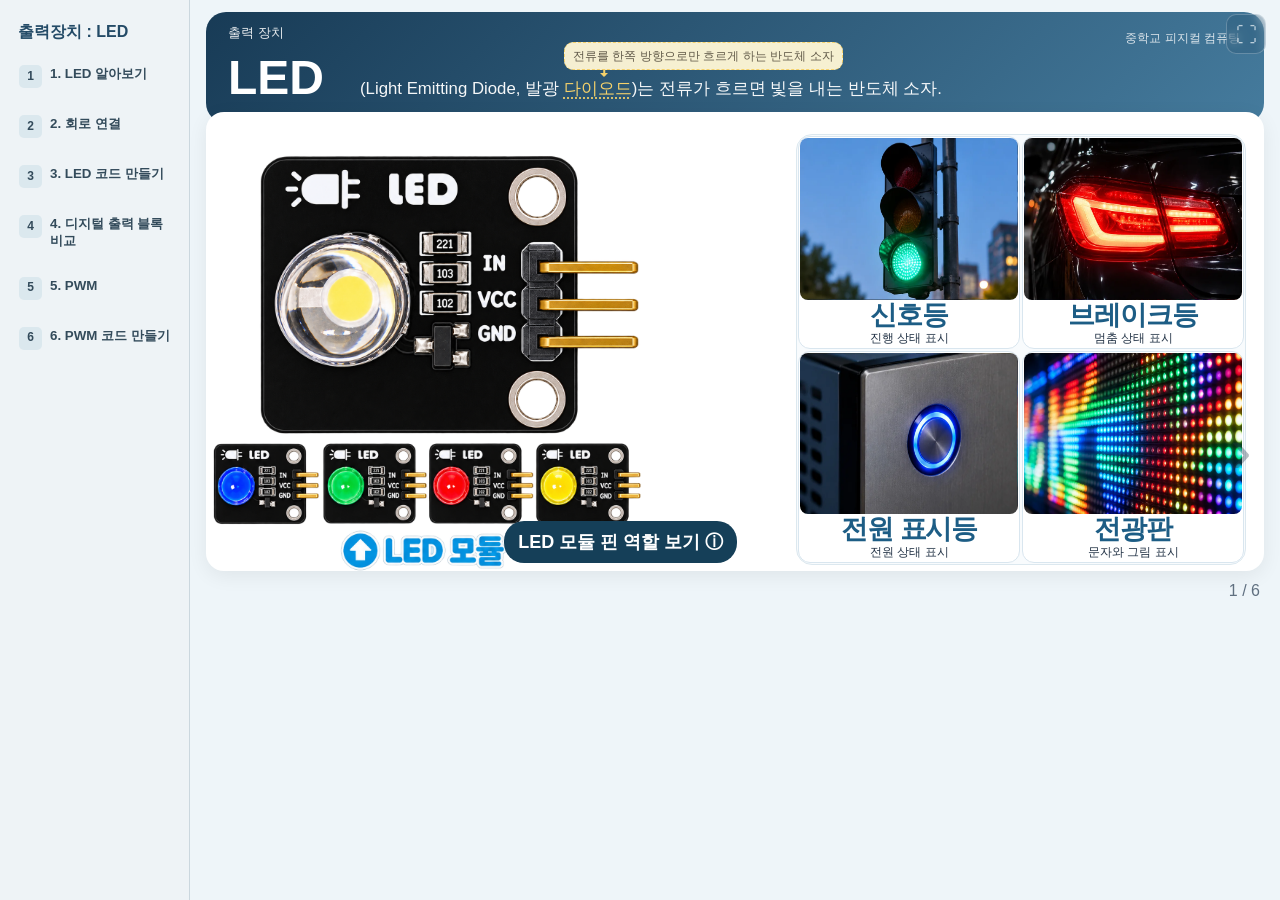
<file: middle/phyCom/led-mobile-preview/index.html>
<!doctype html>
<html lang="ko">
<head>
<meta charset="utf-8">
<meta name="viewport" content="width=device-width,initial-scale=1,viewport-fit=cover">
<title>중학교 피지컬 컴퓨팅 · LED</title>
<link rel="manifest" href="./manifest.webmanifest">
<meta name="apple-mobile-web-app-capable" content="yes">
<meta name="apple-mobile-web-app-title" content="LED 수업">
<meta name="apple-mobile-web-app-status-bar-style" content="black-translucent">
<meta name="theme-color" content="#153f58">
<link rel="stylesheet" href="./common/css/slides.css?v=9">
</head>
<body>
<div id="iosInstallTip" class="ios-install-tip" role="status" hidden><span>아이폰에서 주소창 없이 보려면 Safari의 공유 메뉴에서 <b>홈 화면에 추가</b>를 선택한 뒤, 홈 화면의 LED 수업 아이콘으로 여세요.</span><button type="button" id="iosInstallTipClose" aria-label="안내 닫기">×</button></div>
<div id="mobileOrientationHint" hidden>가로로 돌리면 더 크게 볼 수 있어요</div>
<button id="fullscreenBtn" class="fullscreen-btn" type="button" aria-label="전체화면으로 보기" title="전체화면">⛶</button>
<aside class="slide-sidebar" id="slideSidebar" aria-label="페이지 목록">
  <div class="slide-sidebar-title">출력장치 : LED</div>
  <nav id="slideSidebarList"></nav>
</aside>
<main class="wrap">
<header>
<span class="course-label">중학교 피지컬 컴퓨팅</span>
<span class="device-label">출력 장치</span>
<div class="title-row"><h1>LED</h1><span class="slide-subtitle" id="slideSubtitle"></span><div class="title-desc">(Light Emitting Diode, 발광 <span class="diode-anchor"><span class="diode-bubble">전류를 한쪽 방향으로만 흐르게 하는 반도체 소자</span><button type="button" class="diode-word" data-open-dialog="diodeDialog" aria-haspopup="dialog" aria-label="다이오드 확대 설명 열기">다이오드</button></span>)는 전류가 흐르면 빛을 내는 반도체 소자.</div></div>
</header>
<section class="slide active">
<div class="concept-grid">
  <div class="concept-image">
    <button type="button" class="concept-image-button" data-open-dialog="pinDialog" aria-haspopup="dialog" aria-label="LED 모듈 핀 역할 보기"><img class="module-photo" src="../assets/LED_WBGY.png" alt="흰색, 파란색, 초록색, 노란색 LED 모듈"><span class="pin-open-hint">LED 모듈 핀 역할 보기 ⓘ</span></button>
  </div>
  <div class="concept-uses">
    <div class="usage-grid">
      <div class="usage-item"><span class="usage-photo usage-photo--traffic" role="img" aria-label="초록색 신호등 사진"></span><strong>신호등</strong><span>진행 상태 표시</span></div>
      <div class="usage-item"><span class="usage-photo usage-photo--brake" role="img" aria-label="빨간 브레이크등 사진"></span><strong>브레이크등</strong><span>멈춤 상태 표시</span></div>
      <div class="usage-item"><span class="usage-photo usage-photo--power" role="img" aria-label="파란 전원 표시등 사진"></span><strong>전원 표시등</strong><span>전원 상태 표시</span></div>
      <div class="usage-item"><span class="usage-photo usage-photo--display" role="img" aria-label="LED 전광판 사진"></span><strong>전광판</strong><span>문자와 그림 표시</span></div>
    </div>
  </div>
</div>
</section>
<section class="slide non-entry-slide">
<h2 class="header-page-title">2. LED 회로 연결</h2>
<div class="circuit-demo workspace" id="workspace">
  <div id="module" class="circuit-component module-component">
    <img class="component-image" src="../assets/LED_white.png" alt="LED Module">
    <div class="pin-layer"></div>
  </div>
  <div id="board" class="circuit-component board-component">
    <img class="component-image" src="../assets/OrangeBoard.png" alt="OrangeBoard">
    <div class="pin-layer"></div>
  </div>
  <svg id="wireLayer" xmlns="http://www.w3.org/2000/svg"></svg>
  <div id="wireLabelLayer"></div>
</div>
</section>
<section class="slide entry-slide">

<div class="entry-workspace">
  <div class="entry-scene-tabs entry-code-toolbar"><button type="button" class="entry-scene-tab active">장면 1</button><button type="button" class="entry-scene-add" aria-label="장면 추가">＋</button><span class="entry-brand">entry</span><b class="entry-lesson-title">[피컴09] 출력장치-LED1</b><div class="entry-top-actions"><button type="button" class="entry-goal-btn">목표 작품</button><button type="button" class="entry-complete-btn">학습 완료</button><div class="entry-save-wrap"><button type="button" class="entry-save-btn" aria-label="저장 메뉴"><span class="entry-save-icon">▣</span><span class="entry-save-caret">⌃</span></button><div class="entry-save-menu" aria-hidden="true"><button type="button" class="entry-save-item">저장하기</button><button type="button" class="entry-save-item">내 작품으로 저장하기</button></div></div></div></div>
  <aside class="entry-tabs">
    <div class="entry-tab start-tab" data-tab="start">⚑<span>시작</span></div>
    <div class="entry-tab flow-tab" data-tab="flow">⌘<span>흐름</span></div>
    <div class="entry-tab hardware-tab" data-tab="hardware">⌁<span>하드웨어</span></div>
  </aside>
  <div class="entry-stage">
    <div class="entry-object-info">
      <span class="entrybot-thumb"><img src="../assets/entrybot.png" alt="엔트리봇"></span>
      <strong>엔트리봇</strong>
      <span class="entry-block-count">블록 <b id="entryBlockCount">0</b>개</span><span class="entry-code-page-label">LED 기본코드</span>
    </div>
    <div class="entry-program">
      <div class="entry-block start-block" data-entry-step="1"><span class="play-dot">▶</span><b>시작하기 버튼을 클릭했을 때</b></div>
      <div class="entry-block hardware-block indent-0" data-entry-step="2"><b>디지털</b><span class="field">13<span class="select-arrow">▼</span></span><b>번 핀</b><span class="field">켜기<span class="select-arrow">▼</span></span><button type="button" class="entry-run-btn" id="runPin13" aria-label="실행">▶</button></div>
      <div class="entry-block repeat-block" data-entry-step="3"><b>계속 반복하기</b><button type="button" class="entry-loop-run-btn" id="runLoop" aria-label="실행">▶</button></div>
      <div class="repeat-body basic-repeat-body" data-repeat-body>
        <div class="entry-basic-four" id="entryBasicFour">
          <div class="entry-block hardware-block indent-1" data-entry-step="4"><b>디지털</b><span class="field">3<span class="select-arrow">▼</span></span><b>번 핀</b><span class="field">켜기<span class="select-arrow">▼</span></span><button type="button" class="entry-block-run-btn" data-led-state="on" aria-label="실행">▶</button></div>
          <div class="entry-block wait-block indent-1" data-entry-step="5"><span class="number-field">0.2</span><b>초 기다리기</b></div>
          <div class="entry-block hardware-block indent-1" data-entry-step="6"><b>디지털</b><span class="field">3<span class="select-arrow">▼</span></span><b>번 핀</b><span class="field">끄기<span class="select-arrow">▼</span></span><button type="button" class="entry-block-run-btn" data-led-state="off" aria-label="실행">▶</button></div>
          <div class="entry-block wait-block indent-1" data-entry-step="7"><span class="number-field">0.2</span><b>초 기다리기</b></div>
        </div>
        <div class="entry-compare-four" id="entryCompareFour">
          <div class="entry-block hardware-block pwm-set-block" data-entry-step="8"><b>디지털</b><span class="field">3<span class="select-arrow">▼</span></span><b>번 핀을</b><span class="number-field">255</span><b>(으)로 정하기</b><button type="button" class="entry-block-run-btn" data-led-state="on" aria-label="실행">▶</button></div>
          <div class="entry-block wait-block" data-entry-step="9"><span class="number-field">0.2</span><b>초 기다리기</b></div>
          <div class="entry-block hardware-block pwm-set-block" data-entry-step="10"><b>디지털</b><span class="field">3<span class="select-arrow">▼</span></span><b>번 핀을</b><span class="number-field">0</span><b>(으)로 정하기</b><button type="button" class="entry-block-run-btn" data-led-state="off" aria-label="실행">▶</button></div>
          <div class="entry-block wait-block" data-entry-step="11"><span class="number-field">0.2</span><b>초 기다리기</b></div>
        </div>
      </div>
    </div>
    <div class="entry-guide">
      <strong id="entryGuideTitle">다음 블록을 눌러 시작하세요.</strong>
      <span id="entryGuideText">블록이 추가될 때 왼쪽에서 해당 블록의 탭이 함께 강조됩니다.</span>
    </div>
  </div>
</div>
<div class="nav entry-controls">
<button id="back" disabled>이전 블록</button>
<button id="forward">다음 블록</button>
</div>
<div class="count" id="step">0 / 11</div>
<div class="entry-final-result" id="entryFinalResult" aria-hidden="true">
  <strong>실행 결과</strong>
  <div class="final-led-module">
    <img src="../assets/LED_white.png" alt="흰색 LED 모듈">
    <span class="final-led-light" aria-hidden="true"></span>
  </div>
  <b>LED가 0.2초 간격으로 깜빡입니다.</b>
</div>
<div class="entry-result-modal" id="pin13Modal" aria-hidden="true">
  <div class="entry-result-card" role="dialog" aria-modal="true" aria-label="실행 결과">
    <button type="button" class="entry-result-close" id="pin13Close" aria-label="닫기">×</button>
    <strong>실행 결과</strong>
    <div class="pin13-board-view">
      <img src="../assets/OrangeBoard.png" alt="오렌지보드">
      <span class="pin13-led-glow" aria-hidden="true"></span>
      <span class="pin13-led-dot" aria-hidden="true"></span>
    </div>
    <p>오렌지보드의 <b>13번 핀</b>이 켜졌습니다.</p>
  </div>
</div>
<div class="entry-led-test-modal" id="entryLedTestModal" aria-hidden="true">
  <div class="entry-led-test-card" role="dialog" aria-modal="true" aria-label="LED 실행 결과">
    <strong>실행 결과</strong>
    <div class="entry-led-test-module">
      <img src="../assets/LED_white.png" alt="LED 모듈">
      <span class="entry-led-test-light" aria-hidden="true"></span>
    </div>
    <p id="entryLedTestText">LED가 켜졌습니다.</p>
  </div>
</div>
</section>
<section class="slide entry-slide entry-compare-slide">


<div class="entry-workspace">
  <div class="entry-scene-tabs entry-code-toolbar"><button type="button" class="entry-scene-tab active">장면 1</button><button type="button" class="entry-scene-add" aria-label="장면 추가">＋</button><span class="entry-brand">entry</span><b class="entry-lesson-title">[피컴09] 출력장치-LED1</b><div class="entry-top-actions"><button type="button" class="entry-goal-btn">목표 작품</button><button type="button" class="entry-complete-btn">학습 완료</button><div class="entry-save-wrap"><button type="button" class="entry-save-btn" aria-label="저장 메뉴"><span class="entry-save-icon">▣</span><span class="entry-save-caret">⌃</span></button><div class="entry-save-menu" aria-hidden="true"><button type="button" class="entry-save-item">저장하기</button><button type="button" class="entry-save-item">내 작품으로 저장하기</button></div></div></div></div>
  <aside class="entry-tabs">
    <div class="entry-tab hardware-tab active-tab" data-tab="hardware">⌁<span>하드웨어</span></div>
  </aside>
  <div class="entry-stage compare-stage">
    <div class="entry-object-info">
      <span class="entrybot-thumb"><img src="../assets/entrybot.png" alt="엔트리봇"></span>
      <strong>엔트리봇</strong><span class="entry-block-count">블록 비교</span><span class="entry-code-page-label">디지털 출력 블록 비교</span>
    </div>
    <div class="pin-block-compare">
      <div class="pin-compare-item">
        <div class="entry-block hardware-block compare-sample"><b>디지털</b><span class="field compare-pin-field">3<span class="select-arrow">▼</span></span><b>번 핀</b><span class="field">켜기<span class="select-arrow">▼</span></span></div>
        <div class="pin-dropdown digital-pins"><span>0</span><span>1</span><span>2</span><span class="selected">3</span><span>4</span><span>5</span><span>6</span><span>7</span><span>8</span><span>9</span><span>10</span><span>11</span><span>12</span><span>13</span></div>
      </div>
      <div class="pin-compare-item">
        <div class="entry-block hardware-block pwm-set-block compare-sample"><b>디지털</b><span class="field compare-pin-field">3<span class="select-arrow">▼</span></span><b>번 핀을</b><span class="number-field">255</span><b>(으)로 정하기</b></div>
        <div class="pin-dropdown pwm-pins"><span class="selected">3</span><span>5</span><span>6</span><span>9</span><span>10</span><span>11</span></div>
      </div>
    </div>
  </div>
  <div class="pwm-pin-board-popup" id="pwmPinBoardPopup" aria-hidden="true">
    <div class="pwm-pin-board-card">
      <strong>PWM 사용 가능 핀</strong>
      <div class="pwm-pin-board-image">
        <img src="../assets/OrangeBoard.png" alt="오렌지보드 PWM 핀">
        <span class="pwm-tilde-mark m3" data-pwm-pin="3">~3</span><span class="pwm-tilde-mark m5" data-pwm-pin="5">~5</span><span class="pwm-tilde-mark m6" data-pwm-pin="6">~6</span>
        <span class="pwm-tilde-mark m9" data-pwm-pin="9">~9</span><span class="pwm-tilde-mark m10" data-pwm-pin="10">~10</span><span class="pwm-tilde-mark m11" data-pwm-pin="11">~11</span>
      </div>
      <p><b>3, 5, 6, 9, 10, 11</b>번 핀 옆에는 <b>~</b> 표시가 있습니다.</p>
    </div>
  </div>
</div>
</section>
<section class="slide pwm-slide non-entry-slide">
<h2 class="header-page-title">5. 한 걸음 더: 깜빡임의 마술, PWM</h2>
<div class="pwm-intro pwm-intro-lines"><div><b>PWM</b> : <mark>디지털 신호</mark>를 아주 빠르게 켰다 껐다 하면서 <b>켜져 있는 시간의 비율</b>을 조절하는 방법.</div><div>PWM 기능을 지원하는 디지털 핀은 ON/OFF 시간을 조절하여 <mark>아날로그 출력과 비슷한 효과</mark>를 만들 수 있다.</div></div>
<div class="pwm-demo">
  <div class="pwm-visual">
    <div class="pwm-status"><span class="entry-value-label">엔트리 설정값</span><strong class="entry-value-text" id="pwmEntryValue">0</strong><span class="pwm-map-arrow">→</span><span class="duty-label">켜져 있는 시간</span><strong class="duty-value-text" id="pwmDuty">0%</strong></div>
    <svg id="pwmGraph" class="pwm-graph" viewBox="0 0 760 300" aria-label="PWM 파형 그래프">
      <line x1="58" y1="28" x2="58" y2="260" class="axis"/><line x1="58" y1="260" x2="735" y2="260" class="axis"/>
      <text x="12" y="68">5V</text><text x="14" y="264">0V</text>
      <g class="pwm-grid"></g><path id="pwmWave" class="pwm-wave" d=""/>
    </svg>
    <div class="pwm-ratio" id="pwmRatio">켜는 시간 1 : 끄는 시간 3</div>
  </div>
  <div class="pwm-lamp-panel">
    <div class="pwm-bulb-wrap"><div id="pwmGlow" class="pwm-glow"></div><div id="pwmBulb" class="pwm-bulb">💡</div></div>
    <strong id="pwmBrightness">밝기 0%</strong>
    <span>빠른 깜빡임이 평균 밝기로 느껴져요.</span>
  </div>
</div>
<div class="pwm-controls">
  <button type="button" data-duty="0"><b class="entry-value-text">0</b><i>→</i><span class="duty-value-text">0%</span></button><button type="button" data-duty="25"><b class="entry-value-text">64</b><i>→</i><span class="duty-value-text">25%</span></button><button type="button" data-duty="50"><b class="entry-value-text">128</b><i>→</i><span class="duty-value-text">50%</span></button><button type="button" data-duty="75"><b class="entry-value-text">191</b><i>→</i><span class="duty-value-text">75%</span></button><button type="button" data-duty="100"><b class="entry-value-text">255</b><i>→</i><span class="duty-value-text">100%</span></button>
  <button type="button" id="pwmPlay">▶ 자동 재생</button>
</div>
<div class="pwm-note">엔트리 설정값 0~255가 PWM의 켜져 있는 시간 0~100%에 대응합니다. ← / → 키로 단계별로 확인해 보세요.</div>
</section>
<section class="slide entry-slide entry-scene-slide" aria-label="6. PWM 코드 만들기">
<div class="entry-workspace">
  <div class="entry-scene-tabs entry-code-toolbar">
    <button type="button" class="entry-scene-tab active" data-scene="1">장면 1</button>
    <button type="button" class="entry-scene-add" id="sceneAdd" aria-label="장면 추가">＋</button>
    <span class="entry-brand">entry</span><b class="entry-lesson-title">[피컴09] 출력장치-LED1</b>
    <div class="entry-top-actions"><button type="button" class="entry-goal-btn">목표 작품</button><button type="button" class="entry-complete-btn">학습 완료</button></div>
  </div>
  <aside class="entry-tabs">
    <div class="entry-tab start-tab" data-tab="start">⚑<span>시작</span></div>
    <div class="entry-tab flow-tab" data-tab="flow">⌘<span>흐름</span></div>
    <div class="entry-tab hardware-tab" data-tab="hardware">⌁<span>하드웨어</span></div>
  </aside>
  <div class="entry-stage">
    <div class="entry-object-info"><span class="entrybot-thumb"><img src="../assets/entrybot.png" alt="엔트리봇"></span><strong>엔트리봇</strong><span class="entry-block-count">블록 <b>0</b>개</span><span class="entry-code-page-label">PWM 코드</span></div>
    <div class="entry-program" aria-label="장면2 코드 작업 영역"></div>
    <div class="entry-guide"><strong id="sceneGuide">장면 1 옆의 + 버튼을 살펴보세요.</strong><span>다음 버튼으로 장면을 하나 추가합니다.</span></div>
  </div>
</div>
</section>
<div class="slide-nav">
<button id="prev" disabled aria-label="이전 슬라이드">‹</button>
<button id="next" aria-label="다음 슬라이드">›</button>
</div>
<div class="count" id="slides">1 / 6</div>
</main>
<nav class="mobile-nav" aria-label="모바일 페이지 이동">
<button id="mobilePrev" type="button" disabled aria-label="이전 슬라이드">‹</button>
<button id="mobileNext" type="button" aria-label="다음 슬라이드">›</button>
</nav>
<dialog id="diodeDialog" class="lesson-dialog" aria-labelledby="diodeDialogTitle">
  <div class="lesson-dialog-card">
    <button class="lesson-dialog-close" type="button" data-close-dialog aria-label="다이오드 설명 닫기">×</button>
    <h2 id="diodeDialogTitle">LED 속 다이오드 확대 보기</h2>
    <div class="lesson-dialog-content">
      <img class="diode-macro-image" src="./assets/led-diode-macro.webp" alt="투명한 일반 LED를 확대해 나타낸 이미지. 투명한 둥근 몸체 안에 발광 부분과 두 금속 다리가 보인다.">
      <div class="lesson-dialog-text">
        <p>다이오드는 전류가 <strong>한쪽 방향으로 흐르도록</strong> 하는 반도체 소자입니다.</p>
        <p>LED는 전류가 흐를 때 <strong>빛을 내는 다이오드</strong>입니다.</p>
        <small>확대 이미지는 일반 LED의 예시입니다. 수업에서 연결할 장치는 LED 모듈입니다.</small>
      </div>
    </div>
  </div>
</dialog>
<dialog id="pinDialog" class="lesson-dialog" aria-labelledby="pinDialogTitle">
  <div class="lesson-dialog-card">
    <button class="lesson-dialog-close" type="button" data-close-dialog aria-label="핀 역할 설명 닫기">×</button>
    <h2 id="pinDialogTitle">LED 모듈의 핀 역할</h2>
    <div class="lesson-dialog-content">
      <img class="pin-module-image" src="../assets/LED_white.png" alt="IN, VCC, GND가 표시된 수업용 LED 모듈 사진">
      <div class="lesson-dialog-text pin-role-list">
        <p><strong>IN → D3</strong><span>오렌지보드에서 나오는 켜기·끄기 신호를 받습니다.</span></p>
        <p><strong>VCC → 5V</strong><span>모듈에 필요한 전원을 공급받습니다.</span></p>
        <p><strong>GND → GND</strong><span>오렌지보드의 GND에 연결해 회로를 완성합니다.</span></p>
      </div>
    </div>
  </div>
</dialog>
<script src="./common/js/circuit.js?v=4"></script>
<script src="./common/js/entry.js"></script>
<script src="./common/js/pwm.js"></script>
<script src="./common/js/slides.js?v=9"></script>
</body>
</html>
</file>
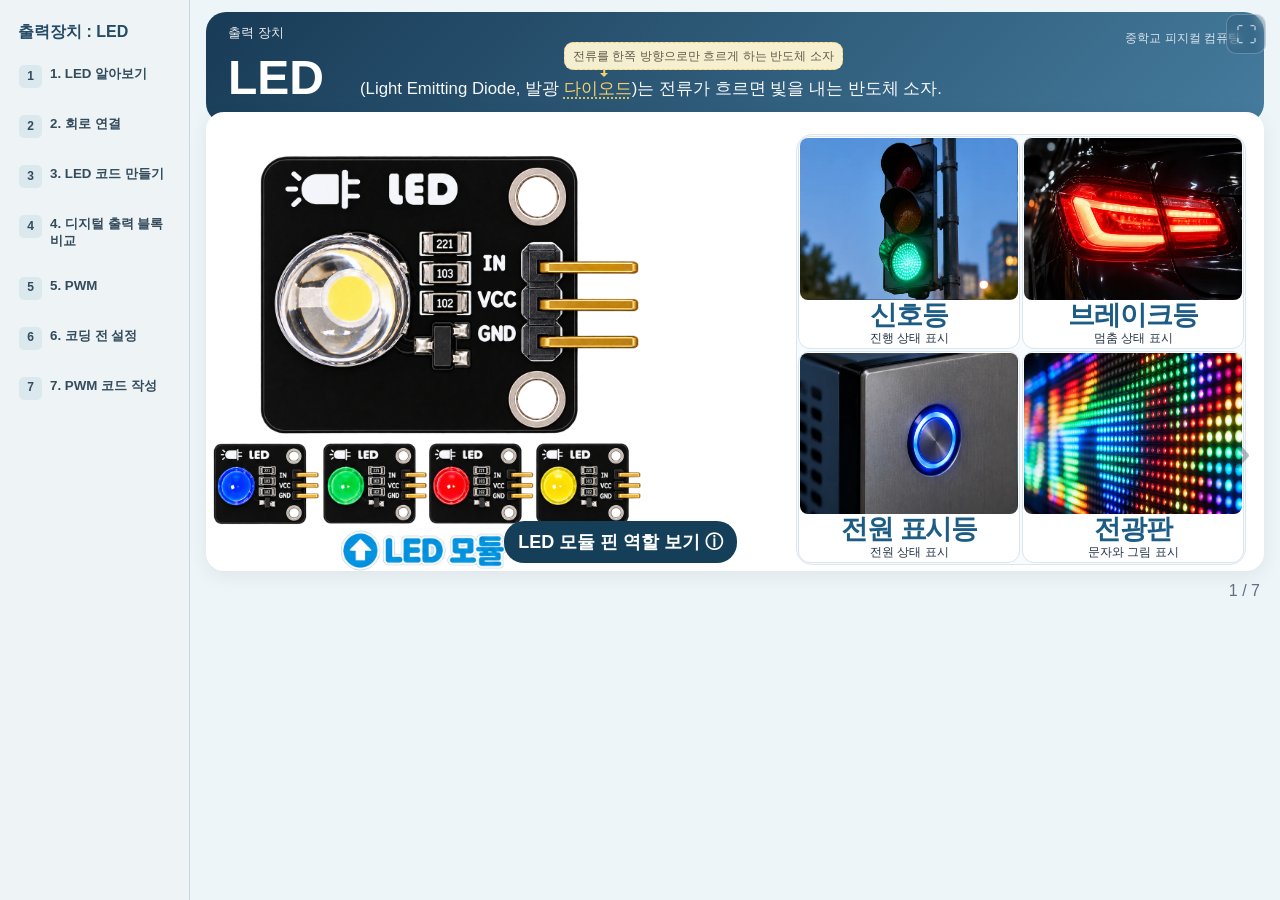
<file: middle/phyCom/led/index.html>
<!doctype html>
<html lang="ko">
<head>
<meta charset="utf-8">
<meta name="viewport" content="width=device-width,initial-scale=1,viewport-fit=cover">
<title>중학교 피지컬 컴퓨팅 · LED</title>
<link rel="manifest" href="./manifest.webmanifest">
<meta name="apple-mobile-web-app-capable" content="yes">
<meta name="apple-mobile-web-app-title" content="LED 수업">
<meta name="apple-mobile-web-app-status-bar-style" content="black-translucent">
<meta name="theme-color" content="#153f58">
<link rel="stylesheet" href="../common/css/slides.css?v=21">
</head>
<body>
<div id="iosInstallTip" class="ios-install-tip" role="status" hidden><span>아이폰에서 주소창 없이 보려면 Safari의 공유 메뉴에서 <b>홈 화면에 추가</b>를 선택한 뒤, 홈 화면의 LED 수업 아이콘으로 여세요.</span><button type="button" id="iosInstallTipClose" aria-label="안내 닫기">×</button></div>
<div id="mobileOrientationHint" hidden>가로로 돌리면 더 크게 볼 수 있어요</div>
<button id="fullscreenBtn" class="fullscreen-btn" type="button" aria-label="전체화면으로 보기" title="전체화면">⛶</button>
<aside class="slide-sidebar" id="slideSidebar" aria-label="페이지 목록">
  <div class="slide-sidebar-title">출력장치 : LED</div>
  <nav id="slideSidebarList"></nav>
</aside>
<main class="wrap">
<header>
<span class="course-label">중학교 피지컬 컴퓨팅</span>
<span class="device-label">출력 장치</span>
<div class="title-row"><h1>LED</h1><span class="slide-subtitle" id="slideSubtitle"></span><div class="title-desc">(Light Emitting Diode, 발광 <span class="diode-anchor"><span class="diode-bubble">전류를 한쪽 방향으로만 흐르게 하는 반도체 소자</span><button type="button" class="diode-word" data-open-dialog="diodeDialog" aria-haspopup="dialog" aria-label="다이오드 확대 설명 열기">다이오드</button></span>)는 전류가 흐르면 빛을 내는 반도체 소자.</div></div>
</header>
<section class="slide active">
<div class="concept-grid">
  <div class="concept-image">
    <button type="button" class="concept-image-button" data-open-dialog="pinDialog" aria-haspopup="dialog" aria-label="LED 모듈 핀 역할 보기"><img class="module-photo" src="../assets/LED_WBGY.png" alt="흰색, 파란색, 초록색, 노란색 LED 모듈"><span class="pin-open-hint">LED 모듈 핀 역할 보기 ⓘ</span></button>
  </div>
  <div class="concept-uses">
    <div class="usage-grid">
      <div class="usage-item"><span class="usage-photo usage-photo--traffic" role="img" aria-label="초록색 신호등 사진"></span><strong>신호등</strong><span>진행 상태 표시</span></div>
      <div class="usage-item"><span class="usage-photo usage-photo--brake" role="img" aria-label="빨간 브레이크등 사진"></span><strong>브레이크등</strong><span>멈춤 상태 표시</span></div>
      <div class="usage-item"><span class="usage-photo usage-photo--power" role="img" aria-label="파란 전원 표시등 사진"></span><strong>전원 표시등</strong><span>전원 상태 표시</span></div>
      <div class="usage-item"><span class="usage-photo usage-photo--display" role="img" aria-label="LED 전광판 사진"></span><strong>전광판</strong><span>문자와 그림 표시</span></div>
    </div>
  </div>
</div>
</section>
<section class="slide non-entry-slide">
<h2 class="header-page-title">2. LED 회로 연결</h2>
<div class="circuit-demo workspace" id="workspace">
  <div id="module" class="circuit-component module-component">
    <img class="component-image" src="../assets/LED_white.png" alt="LED Module">
    <div class="pin-layer"></div>
  </div>
  <div id="board" class="circuit-component board-component">
    <img class="component-image" src="../assets/OrangeBoard.png" alt="OrangeBoard">
    <div class="pin-layer"></div>
  </div>
  <svg id="wireLayer" xmlns="http://www.w3.org/2000/svg"></svg>
  <div id="wireLabelLayer"></div>
</div>
</section>
<section class="slide entry-slide">

<div class="entry-workspace">
  <div class="entry-scene-tabs entry-code-toolbar"><button type="button" class="entry-scene-tab active">장면 1</button><button type="button" class="entry-scene-add" aria-label="장면 추가">＋</button><span class="entry-brand">entry</span><b class="entry-lesson-title">[피컴09] 출력장치-LED1</b><div class="entry-top-actions"><button type="button" class="entry-goal-btn">목표 작품</button><button type="button" class="entry-complete-btn">학습 완료</button><div class="entry-save-wrap"><button type="button" class="entry-save-btn" aria-label="저장 메뉴"><span class="entry-save-icon">▣</span><span class="entry-save-caret">⌃</span></button><div class="entry-save-menu" aria-hidden="true"><button type="button" class="entry-save-item">저장하기</button><button type="button" class="entry-save-item">내 작품으로 저장하기</button></div></div></div></div>
  <aside class="entry-tabs">
    <div class="entry-tab start-tab" data-tab="start">⚑<span>시작</span></div>
    <div class="entry-tab flow-tab" data-tab="flow">⌘<span>흐름</span></div>
    <div class="entry-tab hardware-tab" data-tab="hardware">⌁<span>하드웨어</span></div>
  </aside>
  <div class="entry-stage">
    <div class="entry-object-info">
      <span class="entrybot-thumb"><img src="../assets/entrybot.png" alt="엔트리봇"></span>
      <strong>엔트리봇</strong>
      <span class="entry-block-count">블록 <b id="entryBlockCount">0</b>개</span><span class="entry-code-page-label">LED 기본코드</span>
    </div>
    <div class="entry-program">
      <div class="entry-block start-block" data-entry-step="1"><span class="play-dot">▶</span><b>시작하기 버튼을 클릭했을 때</b></div>
      <div class="entry-block hardware-block indent-0" data-entry-step="2"><b>디지털</b><span class="field">13<span class="select-arrow">▼</span></span><b>번 핀</b><span class="field">켜기<span class="select-arrow">▼</span></span><button type="button" class="entry-run-btn" id="runPin13" aria-label="실행">▶</button></div>
      <div class="entry-block repeat-block" data-entry-step="3"><b>계속 반복하기</b><button type="button" class="entry-loop-run-btn" id="runLoop" aria-label="실행">▶</button></div>
      <div class="repeat-body basic-repeat-body" data-repeat-body>
        <div class="entry-basic-four" id="entryBasicFour">
          <div class="entry-block hardware-block indent-1" data-entry-step="4"><b>디지털</b><span class="field">3<span class="select-arrow">▼</span></span><b>번 핀</b><span class="field">켜기<span class="select-arrow">▼</span></span><button type="button" class="entry-block-run-btn" data-led-state="on" aria-label="실행">▶</button></div>
          <div class="entry-block wait-block indent-1" data-entry-step="5"><span class="number-field">0.2</span><b>초 기다리기</b></div>
          <div class="entry-block hardware-block indent-1" data-entry-step="6"><b>디지털</b><span class="field">3<span class="select-arrow">▼</span></span><b>번 핀</b><span class="field">끄기<span class="select-arrow">▼</span></span><button type="button" class="entry-block-run-btn" data-led-state="off" aria-label="실행">▶</button></div>
          <div class="entry-block wait-block indent-1" data-entry-step="7"><span class="number-field">0.2</span><b>초 기다리기</b></div>
        </div>
        <div class="entry-compare-four" id="entryCompareFour">
          <div class="entry-block hardware-block pwm-set-block" data-entry-step="8"><b>디지털</b><span class="field">3<span class="select-arrow">▼</span></span><b>번 핀을</b><span class="number-field">255</span><b>(으)로 정하기</b><button type="button" class="entry-block-run-btn" data-led-state="on" aria-label="실행">▶</button></div>
          <div class="entry-block wait-block" data-entry-step="9"><span class="number-field">0.2</span><b>초 기다리기</b></div>
          <div class="entry-block hardware-block pwm-set-block" data-entry-step="10"><b>디지털</b><span class="field">3<span class="select-arrow">▼</span></span><b>번 핀을</b><span class="number-field">0</span><b>(으)로 정하기</b><button type="button" class="entry-block-run-btn" data-led-state="off" aria-label="실행">▶</button></div>
          <div class="entry-block wait-block" data-entry-step="11"><span class="number-field">0.2</span><b>초 기다리기</b></div>
        </div>
      </div>
    </div>
    <div class="entry-guide">
      <strong id="entryGuideTitle">다음 블록을 눌러 시작하세요.</strong>
      <span id="entryGuideText">블록이 추가될 때 왼쪽에서 해당 블록의 탭이 함께 강조됩니다.</span>
    </div>
  </div>
</div>
<div class="nav entry-controls">
<button id="back" disabled>이전 블록</button>
<button id="forward">다음 블록</button>
</div>
<div class="count" id="step">0 / 11</div>
<div class="entry-final-result" id="entryFinalResult" aria-hidden="true">
  <strong>실행 결과</strong>
  <div class="final-led-module">
    <img src="../assets/LED_white.png" alt="흰색 LED 모듈">
    <span class="final-led-light" aria-hidden="true"></span>
  </div>
  <b>LED가 0.2초 간격으로 깜빡입니다.</b>
</div>
<div class="entry-result-modal" id="pin13Modal" aria-hidden="true">
  <div class="entry-result-card" role="dialog" aria-modal="true" aria-label="실행 결과">
    <button type="button" class="entry-result-close" id="pin13Close" aria-label="닫기">×</button>
    <strong>실행 결과</strong>
    <div class="pin13-board-view">
      <img src="../assets/OrangeBoard.png" alt="오렌지보드">
      <span class="pin13-led-glow" aria-hidden="true"></span>
      <span class="pin13-led-dot" aria-hidden="true"></span>
    </div>
    <p>오렌지보드의 <b>13번 핀</b>이 켜졌습니다.</p>
  </div>
</div>
<div class="entry-led-test-modal" id="entryLedTestModal" aria-hidden="true">
  <div class="entry-led-test-card" role="dialog" aria-modal="true" aria-label="LED 실행 결과">
    <strong>실행 결과</strong>
    <div class="entry-led-test-module">
      <img src="../assets/LED_white.png" alt="LED 모듈">
      <span class="entry-led-test-light" aria-hidden="true"></span>
    </div>
    <p id="entryLedTestText">LED가 켜졌습니다.</p>
  </div>
</div>
</section>
<section class="slide entry-slide entry-compare-slide">


<div class="entry-workspace">
  <div class="entry-scene-tabs entry-code-toolbar"><button type="button" class="entry-scene-tab active">장면 1</button><button type="button" class="entry-scene-add" aria-label="장면 추가">＋</button><span class="entry-brand">entry</span><b class="entry-lesson-title">[피컴09] 출력장치-LED1</b><div class="entry-top-actions"><button type="button" class="entry-goal-btn">목표 작품</button><button type="button" class="entry-complete-btn">학습 완료</button><div class="entry-save-wrap"><button type="button" class="entry-save-btn" aria-label="저장 메뉴"><span class="entry-save-icon">▣</span><span class="entry-save-caret">⌃</span></button><div class="entry-save-menu" aria-hidden="true"><button type="button" class="entry-save-item">저장하기</button><button type="button" class="entry-save-item">내 작품으로 저장하기</button></div></div></div></div>
  <aside class="entry-tabs">
    <div class="entry-tab hardware-tab active-tab" data-tab="hardware">⌁<span>하드웨어</span></div>
  </aside>
  <div class="entry-stage compare-stage">
    <div class="entry-object-info">
      <span class="entrybot-thumb"><img src="../assets/entrybot.png" alt="엔트리봇"></span>
      <strong>엔트리봇</strong><span class="entry-block-count">블록 비교</span><span class="entry-code-page-label">디지털 출력 블록 비교</span>
    </div>
    <div class="pin-block-compare">
      <div class="pin-compare-item">
        <div class="entry-block hardware-block compare-sample"><b>디지털</b><span class="field compare-pin-field">3<span class="select-arrow">▼</span></span><b>번 핀</b><span class="field">켜기<span class="select-arrow">▼</span></span></div>
        <div class="pin-dropdown digital-pins"><span>0</span><span>1</span><span>2</span><span class="selected">3</span><span>4</span><span>5</span><span>6</span><span>7</span><span>8</span><span>9</span><span>10</span><span>11</span><span>12</span><span>13</span></div>
      </div>
      <div class="pin-compare-item">
        <div class="entry-block hardware-block pwm-set-block compare-sample"><b>디지털</b><span class="field compare-pin-field">3<span class="select-arrow">▼</span></span><b>번 핀을</b><span class="number-field">255</span><b>(으)로 정하기</b></div>
        <div class="pin-dropdown pwm-pins"><span class="selected">3</span><span>5</span><span>6</span><span>9</span><span>10</span><span>11</span></div>
      </div>
    </div>
  </div>
  <div class="pwm-pin-board-popup" id="pwmPinBoardPopup" aria-hidden="true">
    <div class="pwm-pin-board-card">
      <strong>PWM 사용 가능 핀</strong>
      <div class="pwm-pin-board-image">
        <img src="../assets/OrangeBoard.png" alt="오렌지보드 PWM 핀">
        <span class="pwm-tilde-mark m3" data-pwm-pin="3">~3</span><span class="pwm-tilde-mark m5" data-pwm-pin="5">~5</span><span class="pwm-tilde-mark m6" data-pwm-pin="6">~6</span>
        <span class="pwm-tilde-mark m9" data-pwm-pin="9">~9</span><span class="pwm-tilde-mark m10" data-pwm-pin="10">~10</span><span class="pwm-tilde-mark m11" data-pwm-pin="11">~11</span>
      </div>
      <p><b>3, 5, 6, 9, 10, 11</b>번 핀 옆에는 <b>~</b> 표시가 있습니다.</p>
    </div>
  </div>
</div>
</section>
<section class="slide pwm-slide non-entry-slide">
<h2 class="header-page-title">5. 한 걸음 더: 깜빡임의 마술, PWM</h2>
<div class="pwm-intro pwm-intro-lines"><div><b>PWM</b> : <mark>디지털 신호</mark>를 아주 빠르게 켰다 껐다 하면서 <b>켜져 있는 시간의 비율</b>을 조절하는 방법.</div><div>PWM 기능을 지원하는 디지털 핀은 ON/OFF 시간을 조절하여 <mark>아날로그 출력과 비슷한 효과</mark>를 만들 수 있다.</div></div>
<div class="pwm-demo">
  <div class="pwm-visual">
    <div class="pwm-status"><span class="entry-value-label">엔트리 설정값</span><strong class="entry-value-text" id="pwmEntryValue">0</strong><span class="pwm-map-arrow">→</span><span class="duty-label">켜져 있는 시간</span><strong class="duty-value-text" id="pwmDuty">0%</strong></div>
    <svg id="pwmGraph" class="pwm-graph" viewBox="0 0 760 300" aria-label="PWM 파형 그래프">
      <line x1="58" y1="28" x2="58" y2="260" class="axis"/><line x1="58" y1="260" x2="735" y2="260" class="axis"/>
      <text x="12" y="68">5V</text><text x="14" y="264">0V</text>
      <g class="pwm-grid"></g><path id="pwmWave" class="pwm-wave" d=""/>
    </svg>
    <div class="pwm-ratio" id="pwmRatio">켜는 시간 1 : 끄는 시간 3</div>
  </div>
  <div class="pwm-lamp-panel">
    <div class="pwm-bulb-wrap"><div id="pwmGlow" class="pwm-glow"></div><div id="pwmBulb" class="pwm-bulb">💡</div></div>
    <strong id="pwmBrightness">밝기 0%</strong>
    <span>빠른 깜빡임이 평균 밝기로 느껴져요.</span>
  </div>
</div>
<div class="pwm-controls">
  <button type="button" data-duty="0"><b class="entry-value-text">0</b><i>→</i><span class="duty-value-text">0%</span></button><button type="button" data-duty="25"><b class="entry-value-text">64</b><i>→</i><span class="duty-value-text">25%</span></button><button type="button" data-duty="50"><b class="entry-value-text">128</b><i>→</i><span class="duty-value-text">50%</span></button><button type="button" data-duty="75"><b class="entry-value-text">191</b><i>→</i><span class="duty-value-text">75%</span></button><button type="button" data-duty="100"><b class="entry-value-text">255</b><i>→</i><span class="duty-value-text">100%</span></button>
  <button type="button" id="pwmPlay">▶ 자동 재생</button>
</div>
<div class="pwm-note">엔트리 설정값 0~255가 PWM의 켜져 있는 시간 0~100%에 대응합니다. ← / → 키로 단계별로 확인해 보세요.</div>
</section>
<section class="slide entry-slide entry-scene-slide entry-setup-slide" aria-label="6. PWM 코딩 전 설정">
<div class="entry-workspace">
<div class="entry-scene-tabs entry-code-toolbar">
<button type="button" class="entry-scene-tab active" data-scene="1">장면 1</button>
<button type="button" class="entry-scene-tab" data-scene="2" hidden>장면 2 <span aria-hidden="true">×</span></button>
<button type="button" class="entry-scene-add" id="sceneAdd" aria-label="장면 추가">＋</button>
<span class="entry-brand">entry</span><b class="entry-lesson-title">[피컴09] 출력장치-LED1</b>
<div class="entry-top-actions"><button type="button" class="entry-goal-btn">목표 작품</button><button type="button" class="entry-complete-btn">학습 완료</button></div></div>
<div class="entry-setup-layout">
  <div class="entry-setup-left">
    <div class="entry-setup-stage">
      <div class="entry-setup-stage-bar">◷ <span>X: -68.6, Y: -4.2</span><span>▦　⛶</span></div>
      <div class="entry-setup-canvas"><div class="entry-stage-variable" id="stageVariable" hidden><span id="stageVariableName">LED밝기</span><b id="stageVariableValue">0</b><input id="stageVariableSlider" type="range" min="0" max="255" value="0" aria-label="LED밝기 값" hidden></div><img class="entry-setup-bot" src="../assets/entrybot.png" alt="엔트리봇"><div class="entry-setup-led yellow" aria-label="추가한 노란LED 오브젝트"><svg class="entry-led-icon" viewBox="0 0 86 100" aria-hidden="true"><g fill="none" stroke="currentColor" stroke-width="3" stroke-linecap="round"><path d="M43 4v8M15 17l7 7M71 17l-7 7M5 47h8M73 47h8M12 28l7 4M74 28l-7 4"/></g><path d="M26 71V43a17 17 0 0 1 34 0v28Z" fill="currentColor" opacity=".84"/><path d="M31 66V43a12 12 0 0 1 21-8" fill="none" stroke="#fff" stroke-width="4" opacity=".78"/><path d="M24 70Q43 80 62 70v10Q43 90 24 80Z" fill="currentColor"/><path d="M23 79Q43 89 63 79v7Q43 96 23 86Z" fill="currentColor" opacity=".72"/></svg><span class="entry-selection-handles" aria-hidden="true"></span></div></div>
    </div>
    <div class="entry-setup-actions"><button type="button" id="openObjectChooser">＋ 오브젝트 추가하기</button><button type="button" class="entry-setup-run">▶ 시작하기</button></div>
    <div class="entry-setup-objects"><span>오브젝트</span><div class="entry-setup-object entry-setup-bot-object"><img src="../assets/entrybot.png" alt="">엔트리봇</div><div class="entry-setup-object added-led yellow"><span class="entry-object-icon"><svg class="entry-led-icon" viewBox="0 0 86 100" aria-hidden="true"><g fill="none" stroke="currentColor" stroke-width="3" stroke-linecap="round"><path d="M43 4v8M15 17l7 7M71 17l-7 7M5 47h8M73 47h8M12 28l7 4M74 28l-7 4"/></g><path d="M26 71V43a17 17 0 0 1 34 0v28Z" fill="currentColor" opacity=".84"/><path d="M31 66V43a12 12 0 0 1 21-8" fill="none" stroke="#fff" stroke-width="4" opacity=".78"/><path d="M24 70Q43 80 62 70v10Q43 90 24 80Z" fill="currentColor"/><path d="M23 79Q43 89 63 79v7Q43 96 23 86Z" fill="currentColor" opacity=".72"/></svg></span><input id="addedLedLabel" aria-label="오브젝트 이름" value="노란LED"></div>
      <div class="entry-led-property" id="ledProperty" hidden><div class="entry-property-head"><b id="propertyLedName">노란LED</b><span>⌃　×</span></div><div class="entry-property-grid"><label><input aria-label="X 위치" value="0.0"> X</label><label><input aria-label="Y 위치" value="0.0"> Y</label><label><input aria-label="크기" value="100.0"> % 크기</label><label><input aria-label="방향" value="90.0"> ° 방향</label></div></div>
    </div>
  </div>
  <div class="entry-setup-right">
    <div class="entry-setup-tabs"><span>블록</span><span>모양</span><span>소리</span><span class="active">속성</span></div>
    <div class="entry-setup-property"><div class="entry-setup-categories"><span>전체</span><button type="button" class="setup-variable-tab" id="selectVariableTab">? 변수</button><span>⚑ 신호</span><span>▤ 리스트</span><span>⚒ 함수</span></div>
      <button type="button" id="openVariableChooser">변수 추가하기</button>
      <div class="entry-variable-folder" id="variableFolder">모든 오브젝트에서 사용하는 변수 (<b id="variableCount">0</b>) <span>▱</span></div>
      <div class="entry-variable-form" id="variableChooser" hidden><label>변수 이름<input id="variableName" type="text" value="LED밝기" maxlength="20" aria-label="변수 이름"></label><div class="entry-variable-scope">모든 오브젝트에서 사용</div><label><input type="radio" name="variableScope" checked> 일반 변수로 사용 (작품에 저장)</label><label><input type="radio" name="variableScope"> 공유 변수로 사용</label><div class="entry-variable-form-actions"><button type="button" data-setup-close>취소</button><button type="button" id="confirmVariable">변수 추가</button></div></div>
      <div class="entry-setup-variable" id="setupVariable" hidden><div class="entry-variable-header"><input id="variablePropertyName" aria-label="변수 이름" value="LED밝기"></div><div class="entry-variable-settings"><b>변수 속성</b><label>변수 기본값<input id="variableDefault" aria-label="변수 기본값" value="0"></label><label class="entry-slider-toggle"><input id="enableVariableSlider" type="checkbox"> 슬라이드</label><div class="entry-variable-range" id="variableRange" hidden><input id="variableMin" aria-label="슬라이드 최소값" value="0"> ~ <input id="variableMax" aria-label="슬라이드 최대값" value="100"></div></div></div>
    </div>
  </div>
  
  
  
  
  
</div>
<div class="setup-number n1">1</div><div class="setup-number n2">2</div><div class="setup-number n3">3</div><div class="setup-number n4">4</div><div class="setup-number n5">5</div><div class="setup-number n6">6</div><div class="setup-number n7">7</div><div class="setup-number n8">8</div><div class="led-search-tip">LED는 대문자로 입력하세요</div><div class="entry-setup-caption" id="sceneGuide">장면 1 옆의 +를 눌러 새 장면을 만듭니다.</div>
<div class="entry-setup-dialog" id="objectChooser" role="dialog" aria-label="오브젝트 추가하기" hidden>
  <div class="entry-object-window"><div class="entry-object-head"><button type="button" data-setup-close aria-label="닫기">×</button><b>오브젝트 추가하기</b><button type="button" id="confirmObject">추가하기</button></div>
  <span class="setup-object-number object-n1">1</span><span class="setup-object-number object-n2">2</span><span class="setup-object-number object-n3">3</span><div class="entry-object-toolbar"><span class="active">오브젝트 선택</span><span>파일 올리기</span><span>새로 그리기</span><span>글상자</span><label><input id="objectSearch" type="search" placeholder="오브젝트 검색" aria-label="오브젝트 검색" autocomplete="off"><em class="led-search-callout">대문자 LED로 검색하세요</em><span>⌕</span></label></div>
  <div class="entry-object-content"><nav class="entry-object-categories"><b>엔트리봇</b><span>유엔보</span><span>사람</span><span>동물</span></nav>
  <div class="entry-object-results"><div class="entry-result-tabs">전체　 레벨　 이모티콘　 예전</div><div class="entry-led-options" id="ledOptions"><button type="button" class="entry-result yellow" data-led-option="4"><svg class="entry-led-icon" viewBox="0 0 86 100" aria-hidden="true"><g fill="none" stroke="currentColor" stroke-width="3" stroke-linecap="round"><path d="M43 4v8M15 17l7 7M71 17l-7 7M5 47h8M73 47h8M12 28l7 4M74 28l-7 4"/></g><path d="M26 71V43a17 17 0 0 1 34 0v28Z" fill="currentColor" opacity=".84"/><path d="M31 66V43a12 12 0 0 1 21-8" fill="none" stroke="#fff" stroke-width="4" opacity=".78"/><path d="M24 70Q43 80 62 70v10Q43 90 24 80Z" fill="currentColor"/><path d="M23 79Q43 89 63 79v7Q43 96 23 86Z" fill="currentColor" opacity=".72"/></svg><span>노란LED</span></button><button type="button" class="entry-result red" data-led-option="3"><svg class="entry-led-icon" viewBox="0 0 86 100" aria-hidden="true"><g fill="none" stroke="currentColor" stroke-width="3" stroke-linecap="round"><path d="M43 4v8M15 17l7 7M71 17l-7 7M5 47h8M73 47h8M12 28l7 4M74 28l-7 4"/></g><path d="M26 71V43a17 17 0 0 1 34 0v28Z" fill="currentColor" opacity=".84"/><path d="M31 66V43a12 12 0 0 1 21-8" fill="none" stroke="#fff" stroke-width="4" opacity=".78"/><path d="M24 70Q43 80 62 70v10Q43 90 24 80Z" fill="currentColor"/><path d="M23 79Q43 89 63 79v7Q43 96 23 86Z" fill="currentColor" opacity=".72"/></svg><span>빨간LED</span></button><button type="button" class="entry-result green" data-led-option="2"><svg class="entry-led-icon" viewBox="0 0 86 100" aria-hidden="true"><g fill="none" stroke="currentColor" stroke-width="3" stroke-linecap="round"><path d="M43 4v8M15 17l7 7M71 17l-7 7M5 47h8M73 47h8M12 28l7 4M74 28l-7 4"/></g><path d="M26 71V43a17 17 0 0 1 34 0v28Z" fill="currentColor" opacity=".84"/><path d="M31 66V43a12 12 0 0 1 21-8" fill="none" stroke="#fff" stroke-width="4" opacity=".78"/><path d="M24 70Q43 80 62 70v10Q43 90 24 80Z" fill="currentColor"/><path d="M23 79Q43 89 63 79v7Q43 96 23 86Z" fill="currentColor" opacity=".72"/></svg><span>초록LED</span></button><button type="button" class="entry-result blue" data-led-option="1"><svg class="entry-led-icon" viewBox="0 0 86 100" aria-hidden="true"><g fill="none" stroke="currentColor" stroke-width="3" stroke-linecap="round"><path d="M43 4v8M15 17l7 7M71 17l-7 7M5 47h8M73 47h8M12 28l7 4M74 28l-7 4"/></g><path d="M26 71V43a17 17 0 0 1 34 0v28Z" fill="currentColor" opacity=".84"/><path d="M31 66V43a12 12 0 0 1 21-8" fill="none" stroke="#fff" stroke-width="4" opacity=".78"/><path d="M24 70Q43 80 62 70v10Q43 90 24 80Z" fill="currentColor"/><path d="M23 79Q43 89 63 79v7Q43 96 23 86Z" fill="currentColor" opacity=".72"/></svg><span>파란LED</span></button></div></div>
  <aside class="entry-selected-list"><b>전체(<span id="objectSelectedCount">0</span>)</b><div id="objectSelectedPreview" hidden><svg class="entry-led-icon" viewBox="0 0 86 100" aria-hidden="true"><g fill="none" stroke="currentColor" stroke-width="3" stroke-linecap="round"><path d="M43 4v8M15 17l7 7M71 17l-7 7M5 47h8M73 47h8M12 28l7 4M74 28l-7 4"/></g><path d="M26 71V43a17 17 0 0 1 34 0v28Z" fill="currentColor" opacity=".84"/><path d="M31 66V43a12 12 0 0 1 21-8" fill="none" stroke="#fff" stroke-width="4" opacity=".78"/><path d="M24 70Q43 80 62 70v10Q43 90 24 80Z" fill="currentColor"/><path d="M23 79Q43 89 63 79v7Q43 96 23 86Z" fill="currentColor" opacity=".72"/></svg><span id="objectSelectedName">노란LED</span></div></aside></div></div>
</div>
</div>
</section>
<section class="slide entry-slide entry-code-slide" aria-label="7. PWM 코드 작성">
<div class="entry-workspace">
<div class="entry-scene-tabs entry-code-toolbar"><button type="button" class="entry-scene-tab">장면 1</button><button type="button" class="entry-scene-tab active">장면 2</button><span class="entry-brand">entry</span><b class="entry-lesson-title">[피컴09] 출력장치-LED1</b></div>
<aside class="entry-tabs"><div class="entry-tab start-tab">⚑<span>시작</span></div><div class="entry-tab flow-tab">⌘<span>흐름</span></div><div class="entry-tab hardware-tab">⌁<span>하드웨어</span></div></aside>
<div class="entry-stage"><div class="entry-object-info"><span class="entrybot-thumb"><span class="entry-code-led-thumb"></span></span><strong>LED</strong><span class="entry-block-count">블록 <b>0</b>개</span><span class="entry-code-page-label">변수: <b id="codeVariableName">밝기</b></span></div><div class="entry-program" aria-label="PWM 코드 작업 영역"></div><div class="entry-guide"><strong>PWM 코드를 작성할 준비가 되었습니다.</strong><span>장면 2와 LED 오브젝트, 변수를 확인하세요.</span></div></div>
</div>
</section>
<div class="slide-nav">
<button id="prev" disabled aria-label="이전 슬라이드">‹</button>
<button id="next" aria-label="다음 슬라이드">›</button>
</div>
<div class="count" id="slides">1 / 7</div>
</main>
<nav class="mobile-nav" aria-label="모바일 페이지 이동">
<button id="mobilePrev" type="button" disabled aria-label="이전 슬라이드">‹</button>
<button id="mobileNext" type="button" aria-label="다음 슬라이드">›</button>
</nav>
<dialog id="diodeDialog" class="lesson-dialog" aria-labelledby="diodeDialogTitle">
  <div class="lesson-dialog-card">
    <button class="lesson-dialog-close" type="button" data-close-dialog aria-label="다이오드 설명 닫기">×</button>
    <h2 id="diodeDialogTitle">LED 속 다이오드 확대 보기</h2>
    <div class="lesson-dialog-content">
      <img class="diode-macro-image" src="../assets/led-diode-macro.webp" alt="투명한 일반 LED를 확대해 나타낸 이미지. 투명한 둥근 몸체 안에 발광 부분과 두 금속 다리가 보인다.">
      <div class="lesson-dialog-text">
        <p>다이오드는 전류가 <strong>한쪽 방향으로 흐르도록</strong> 하는 반도체 소자입니다.</p>
        <p>LED는 전류가 흐를 때 <strong>빛을 내는 다이오드</strong>입니다.</p>
        <small>확대 이미지는 일반 LED의 예시입니다. 수업에서 연결할 장치는 LED 모듈입니다.</small>
      </div>
    </div>
  </div>
</dialog>
<dialog id="pinDialog" class="lesson-dialog" aria-labelledby="pinDialogTitle">
  <div class="lesson-dialog-card">
    <button class="lesson-dialog-close" type="button" data-close-dialog aria-label="핀 역할 설명 닫기">×</button>
    <h2 id="pinDialogTitle">LED 모듈의 핀 역할</h2>
    <div class="lesson-dialog-content">
      <img class="pin-module-image" src="../assets/LED_white.png" alt="IN, VCC, GND가 표시된 수업용 LED 모듈 사진">
      <div class="lesson-dialog-text pin-role-list">
        <p><strong>IN → D0~D13</strong><span>디지털 신호 입력. 이번 수업은 D3 연결</span></p>
        <p><strong>VCC → 5V 또는 3.3V</strong><span>+극 전원 입력. 수업 중엔 항상 5V 사용</span></p>
        <p><strong>GND → GND</strong><span>−극 전원 연결. 전류가 돌아가는 길</span></p>
      </div>
    </div>
  </div>
</dialog>
<script src="../common/js/circuit.js?v=4"></script>
<script src="../common/js/entry.js"></script>
<script src="../common/js/pwm.js?v=2"></script>
<script src="../common/js/slides.js?v=15"></script>
</body>
</html>
</file>
<file: middle/phyCom/led-mobile-preview/common/css/slides.css>
* {
  box-sizing:border-box}
body {
  margin:0;
  font-family:Arial,"Noto Sans KR",sans-serif;
  background:#eef5f9;
  color:#243447}
.wrap {
  max-width:1000px;
  margin:auto;
  padding:28px 16px 50px}
header{position:relative;padding:22px 28px;color:#fff;background:linear-gradient(135deg,#183b56,#457b9d);border-radius:20px}
.course-label{position:absolute;top:18px;right:24px;font-size:.78rem;opacity:.82}
.fullscreen-btn{position:fixed;top:14px;right:14px;z-index:30;width:40px;height:40px;border:1px solid rgba(255,255,255,.35);border-radius:10px;background:rgba(24,59,86,.28);color:#fff;font-size:21px;line-height:1;cursor:pointer;backdrop-filter:blur(5px);opacity:.65}
.fullscreen-btn:hover{opacity:1}

:fullscreen .wrap{max-width:none;width:100vw;min-height:100vh;padding:18px 70px 24px}
:fullscreen header{margin:0}
:fullscreen .slide{min-height:calc(100vh - 190px)}
:fullscreen .fullscreen-btn{top:12px;right:12px}
@media(max-width:650px){.fullscreen-btn{width:36px;height:36px;font-size:18px}}
.device-label{display:block;margin-bottom:2px;font-size:.82rem;opacity:.9}
.title-row{display:flex;align-items:baseline;gap:18px;flex-wrap:wrap}
h1{margin:6px 0;font-size:clamp(2rem,5vw,3rem)}
.title-desc{position:relative;font-size:clamp(.88rem,1.5vw,1.05rem);font-weight:500;opacity:.96;line-height:1.45}
.title-desc .diode-word{color:#ffd86b}
h2 {
  color:#1d5d85}
.slide {
  display:none;
  margin-top:22px;
  padding:30px;
  min-height:500px;
  background:#fff;
  border-radius:18px;
  box-shadow:0 5px 20px #0001}
.slide.active {
  display:block}
.lead {
  padding:18px;
  background:#fff3c4;
  border-left:6px solid #f28c28;
  border-radius:10px;
  font-size:1.2rem;
  font-weight:bold}
.cards {
  display:grid;
  grid-template-columns:repeat(auto-fit,minmax(200px,1fr));
  gap:14px;
  margin-top:22px}
.card {
  padding:18px;
  background:#eaf5ff;
  border-radius:12px}
.card h3 {
  margin-top:0;
  color:#28709f}
.device-intro {
  margin-top:22px;
  padding:20px;
  background:#fffaf0;
  border:1px solid #f0d58a;
  border-radius:14px}
.device-intro h3 {
  margin-top:0;
  color:#9a5a00}
.definition {
  margin-top:18px;
  padding:18px;
  background:#f4f9ff;
  border-radius:14px}
.definition p {
  margin:8px 0;
  line-height:1.65}
.examples {
  margin-top:18px;
  display:grid;
  grid-template-columns:repeat(auto-fit,minmax(180px,1fr));
  gap:12px}
.example {
  padding:15px;
  border:1px solid #d9e6ef;
  border-radius:12px;
  background:#fff}
.example strong {
  display:block;
  color:#1d5d85;
  margin-bottom:6px}
.flow {
  display:flex;
  justify-content:center;
  align-items:center;
  gap:12px;
  flex-wrap:wrap;
  margin:35px 0}
.flow div {
  padding:16px 20px;
  border:3px solid #72a9cf;
  border-radius:13px;
  background:#eef8ff;
  font-weight:bold}
.flow b {
  font-size:2rem;
  color:#f28c28}
.circuit-demo{position:relative;height:390px;margin-top:8px;overflow:hidden;background:linear-gradient(#f2f5f7 1px,transparent 1px),linear-gradient(90deg,#f2f5f7 1px,transparent 1px);background-size:20px 20px;border-radius:14px}
.circuit-demo .circuit-component{position:absolute;user-select:none;z-index:2}
.circuit-demo .component-image{display:block;width:100%;height:100%;object-fit:contain;pointer-events:none;-webkit-user-drag:none}
.circuit-demo .pin-layer{position:absolute;inset:0;pointer-events:none}
.circuit-demo .module-component{left:3%;top:30%;width:18vw;max-width:300px;max-height:45vh}
.circuit-demo .board-component{left:35%;top:12%;width:60%}
.circuit-demo .pin{position:absolute;width:1px;height:1px;transform:translate(-50%,-50%);pointer-events:none;opacity:0}
#wireLayer{position:absolute;inset:0;width:100%;height:100%;z-index:5;pointer-events:none}
#wireLayer .wire{fill:none;stroke-width:calc(5px * var(--circuit-scale,1));stroke-linecap:round;stroke-linejoin:round}
#wireLabelLayer{position:absolute;inset:0;pointer-events:none;z-index:15}
.wire-label{position:absolute;transform:translate(-50%,-50%);padding:calc(10px * var(--circuit-scale,1)) calc(16px * var(--circuit-scale,1));border-radius:calc(9px * var(--circuit-scale,1));font-size:calc(18px * var(--circuit-scale,1));font-weight:700;line-height:1;white-space:nowrap;pointer-events:none;box-shadow:0 2px 6px rgba(0,0,0,.30)}
:fullscreen .circuit-demo{height:calc(100vh - 245px);min-height:430px}
.pins {
  width:100%;
  border-collapse:collapse;
  margin-top:20px}
.pins th,.pins td {
  padding:12px;
  border-bottom:1px solid #dce6ed;
  text-align:left}
.pins th {
  background:#457b9d;
  color:white}
.circuit {
  position:relative;
  height:240px;
  margin:24px 0;
  border:2px dashed #a7c7dc;
  border-radius:16px;
  background:#f8fcff}
.board,.module {
  position:absolute;
  top:85px;
  padding:20px 10px;
  border-radius:12px;
  color:#fff;
  text-align:center;
  font-weight:bold}
.board {
  left:8%;
  width:200px;
  background:#277da1}
.module {
  right:8%;
  width:170px;
  background:#f28c28}
.wire {
  position:absolute;
  left:28%;
  top:110px;
  width:44%;
  height:5px;
  background:#f28c28;
  transform-origin:left;
  animation:draw 1.3s both}
.wire:nth-of-type(2) {
  top:130px;
  background:#d93838;
  animation-delay:.5s}
.wire:nth-of-type(3) {
  top:150px;
  background:#333;
  animation-delay:1s}
@keyframes draw {
  from {
  transform:scaleX(0)}
to {
  transform:scaleX(1)}
}
.code {
  display:grid;
  grid-template-columns:1fr 1fr;
  gap:18px}
.blocks,.explain {
  padding:18px;
  border-radius:12px}
.blocks {
  background:#f5f6fa}
.explain {
  background:#fff8e8}
.block {
  display:none;
  padding:12px 18px;
  margin:8px 0;
  width:max-content;
  color:#fff;
  font-weight:bold}
.block.show {
  display:block}
.start {
  background:#f3a12f;
  border-radius:15px 15px 5px 5px}
.event {
  background:#d65a9c}
.wait {
  background:#249e9e}
.action {
  background:#42a447}
.video {
  margin-top:18px;
  padding:22px;
  text-align:center;
  border:2px dashed #b9c4cc;
  border-radius:10px;
  color:#68737d}
.nav {
  text-align:center;
  margin-top:20px}
.nav button{padding:11px 18px;margin:3px;border:0;border-radius:8px;background:#457b9d;color:#fff;cursor:pointer}
.nav button:disabled{opacity:.4}
.slide-nav{position:fixed;inset:0;pointer-events:none;z-index:15}
.slide-nav button{position:absolute;top:50%;transform:translateY(-50%);width:54px;height:90px;padding:0;border:0;background:transparent;color:rgba(36,52,71,.34);font-size:64px;font-family:Arial,sans-serif;font-weight:200;line-height:1;cursor:pointer;pointer-events:auto;transition:color .15s,transform .15s}
.slide-nav button:hover{color:rgba(36,52,71,.68);transform:translateY(-50%) scale(1.08)}
.slide-nav button:disabled{opacity:.08;cursor:default}
#prev{left:12px}
#next{right:12px}
.count {
  text-align:center;
  color:#607080;
  margin-top:8px}
@media(max-width:650px) {
  .code {
  grid-template-columns:1fr}
.circuit {
  height:320px}
.board {
  top:35px;
  left:4%}
.module {
  top:210px;
  right:4%}
.wire {
  left:35%;
  width:28%;
  top:125px;
  transform:rotate(38deg)}
.wire:nth-of-type(2) {
  top:140px}
.wire:nth-of-type(3) {
  top:155px}
}
.led-name {
  color:#e63946;
  font-weight:800;
}
.concept-grid{display:grid;grid-template-columns:46% 54%;gap:22px;align-items:start;margin-top:8px}
.concept-image{min-width:0}
.diode-anchor{position:relative;display:inline-block}
.diode-bubble{position:absolute;left:0;bottom:calc(100% + 7px);transform:none;display:block;width:max-content;max-width:360px;padding:5px 8px;color:#655b70;background:#faf8fc;border:1.5px dashed #c9bdd5;border-radius:9px;font-size:.78rem;font-weight:500;line-height:1.3;white-space:nowrap;z-index:5}
.diode-bubble::before{content:"";position:absolute;left:3.15em;top:100%;width:1.5px;height:7px;background:#d8c7e6;transform:translateX(-50%)}
.diode-bubble::after{content:"";position:absolute;left:3.15em;top:calc(100% + 4px);border:4px solid transparent;border-top-color:#d8c7e6;transform:translateX(-50%)}
.usage-grid{display:grid;grid-template-columns:repeat(2,1fr);gap:10px;padding:12px;background:#f8fbfd;border:1px solid #dce8ef;border-radius:16px}
.usage-item {
  padding:10px;
  border:1px solid #d9e6ef;
  border-radius:12px;
  background:#fff;
  text-align:center;
}
.usage-item svg {
  width:100%;
  height:68px;
  display:block;
  margin:auto;
}
.usage-item strong {
  display:block;
  margin-top:5px;
  color:#1d5d85;
  font-size:.95rem;
}
.usage-item span {
  display:block;
  margin-top:3px;
  font-size:.78rem;
  line-height:1.35;
}
@media(max-width:650px) {
  .usage-grid {
    grid-template-columns:repeat(2,1fr);
  }
}
.module-photo{display:block;width:100%;height:330px;object-fit:contain;object-position:left top;margin:0}
@media(max-width:760px){.concept-grid{grid-template-columns:1fr}.diode-bubble{white-space:normal;width:240px}}
.diode-word {
  color:#6a4c93;
  font-weight:800;
}
.edit-panel {
  position:fixed;
  z-index:20;
  top:12px;
  right:12px;
  width:min(330px,calc(100vw - 24px));
  max-height:calc(100vh - 24px);
  overflow:auto;
  padding:16px;
  color:#243447;
  background:#fff;
  border:2px solid #457b9d;
  border-radius:14px;
  box-shadow:0 8px 28px #0003;
  font-size:.9rem;
}
.edit-panel h3 {
  margin:0 0 8px;
  color:#1d5d85;
}
.edit-panel label {
  display:block;
  margin:10px 0 4px;
  font-weight:bold;
}
.edit-panel input[type="color"],
.edit-panel input[type="range"] {
  width:100%;
}
.edit-panel .edit-actions {
  display:flex;
  flex-wrap:wrap;
  gap:6px;
  margin-top:12px;
}
.edit-panel button {
  padding:8px 10px;
  border:0;
  border-radius:7px;
  color:#fff;
  background:#457b9d;
  cursor:pointer;
}
.edit-panel .hint {
  margin:8px 0 0;
  color:#607080;
  font-size:.78rem;
  line-height:1.4;
}


/* Responsive lesson layout */
.wrap{width:min(100%,calc(100vh * 16 / 9));max-width:none}
.slide.active{height:min(70vh,calc((100vw - 32px) * 9 / 16));min-height:500px}
:fullscreen .wrap{width:min(100vw,calc(100vh * 16 / 9));height:100vh;padding:1.8vh 3.5vw 2vh}
:fullscreen header{height:15vh;padding:2.2vh 2.8vw}
:fullscreen .slide.active{height:81vh;min-height:0;margin-top:2vh;padding:2.5vh 2.5vw}

/* Slide 1 */
.slide:first-of-type.active .concept-grid{height:100%;grid-template-columns:52% 48%;gap:2px;align-items:stretch}
.slide:first-of-type.active .concept-image{display:flex;align-items:center;justify-content:flex-start;min-height:0}
.slide:first-of-type.active .module-photo{width:100%;height:100%;max-height:none;object-fit:contain;object-position:left center;transform:translateX(-5%) scale(1.08);transform-origin:left center}
.slide:first-of-type.active .concept-uses{height:100%;min-height:0;display:flex;align-items:stretch;justify-content:flex-end}
.slide:first-of-type.active .usage-grid{width:92%;height:100%;padding:1px;gap:2px;align-self:stretch}
.slide:first-of-type.active .usage-item{padding:1px;min-height:0;display:flex;flex-direction:column;justify-content:center}
.slide:first-of-type.active .usage-item svg{width:100%;height:calc(100% - 2.35rem);min-height:110px;max-height:none;margin:0 auto}
.slide:first-of-type.active .usage-item strong,.slide:first-of-type.active .usage-item span{margin-top:1px}
:fullscreen .slide:first-of-type.active .module-photo{transform:translateX(-6%) scale(1.12)}
:fullscreen .slide:first-of-type.active .usage-item svg{min-height:0}

/* Slide 2: scale the complete circuit as one fixed-ratio composition. */
#workspace.circuit-demo{width:100%;height:auto;aspect-ratio:724/390;max-height:100%;margin:8px auto 0}
:fullscreen #workspace.circuit-demo{width:auto;height:calc(100% - 3.2rem);max-width:100%;max-height:calc(100% - 3.2rem);aspect-ratio:724/390;margin:1vh auto 0}

/* Entry step-by-step lesson */
.entry-slide{position:relative}
.entry-workspace{height:calc(100% - 95px);min-height:430px;display:grid;grid-template-columns:96px 1fr;border:1px solid #cfe1ee;border-radius:14px;overflow:hidden;background:#f7fcff}
.entry-tabs{background:#edf7fb;border-right:1px solid #c7dde9;display:flex;flex-direction:column}
.entry-tab{height:86px;display:flex;flex-direction:column;align-items:center;justify-content:center;gap:4px;border-bottom:1px solid #c7dde9;font-size:22px;font-weight:800;color:#44525c;transition:.2s}
.entry-tab span{font-size:16px}.entry-tab.start-tab.active-tab{background:#00b52b;color:#fff}.entry-tab.hardware-tab.active-tab{background:#00aaa8;color:#fff}.entry-tab.flow-tab.active-tab{background:#20b5dd;color:#fff}
.entry-stage{position:relative;padding:28px 34px;background-image:radial-gradient(#c9e7f4 1.1px,transparent 1.1px);background-size:10px 10px;overflow:hidden}
.entry-program{width:min(660px,72%);position:relative}
.entry-block{display:none;min-height:58px;align-items:center;gap:13px;padding:8px 20px;color:#fff;font-size:23px;font-weight:800;border-radius:0 28px 28px 0;box-shadow:inset 0 -3px rgba(0,0,0,.12);margin-bottom:5px;animation:entryIn .28s ease-out}.start-block{background:#00b52b;border-radius:30px;min-height:64px}.hardware-block{background:#00aaa8}.repeat-block,.wait-block{background:#20b5dd}.repeat-block{width:58%;border-radius:0 28px 28px 0}.repeat-body{margin-left:30px;border-left:12px solid #20b5dd;padding-left:0}.repeat-body .entry-block{margin-left:0}
.play-dot{width:48px;height:48px;border-radius:50%;background:#fff;color:#00b52b;display:inline-flex;align-items:center;justify-content:center;font-size:25px}
.field{background:#008f94;border:2px solid rgba(0,0,0,.12);border-radius:22px;padding:6px 16px}.number-field{background:#ffbd2e;color:#111;border:2px solid #f28c00;border-radius:22px;padding:6px 13px}
.entry-guide{position:absolute;right:3%;top:32px;width:25%;background:#fff;border:1px solid #cfe1ee;border-radius:14px;padding:18px;box-shadow:0 3px 12px rgba(0,0,0,.08)}.entry-guide strong{display:block;color:#17628c;font-size:18px;margin-bottom:7px}.entry-guide span{font-size:15px;color:#465761}
.entry-controls{margin-top:8px}
@keyframes entryIn{from{opacity:0;transform:translateY(-8px)}to{opacity:1;transform:none}}
:fullscreen .entry-workspace{height:calc(100% - 82px)}:fullscreen .entry-block{font-size:calc(23px * min(1.35,100vw/1200));min-height:64px}

/* Circuit board horizontal balance */
#workspace .board-component{transform:translateX(3.5%)}

/* Entry blocks: geometry matched to Entry workspace blocks */
.entry-program{width:min(720px,76%);padding-left:18px}
.entry-block{position:relative;border:2px solid rgba(0,0,0,.13);box-shadow:none;margin:0;font-family:"Noto Sans KR",Arial,sans-serif;letter-spacing:-.03em}
.start-block{width:max-content;min-width:440px;height:62px;border-radius:31px;padding:0 24px 0 10px;background:#00b52b;border-color:#009c25}
.start-block:after{content:"";position:absolute;left:22px;bottom:-14px;border-left:14px solid transparent;border-right:14px solid transparent;border-top:14px solid #00b52b;filter:drop-shadow(0 2px 0 #009c25)}
.play-dot{width:50px;height:50px;flex:0 0 50px}
.hardware-block{width:max-content;min-width:475px;height:58px;background:#00b6b2;border-color:#008f94;border-radius:0 29px 29px 0;padding-left:28px}
.hardware-block:before,.wait-block:before{content:"";position:absolute;left:16px;top:-2px;width:20px;height:9px;background:inherit;border-left:2px solid rgba(0,0,0,.13);border-right:2px solid rgba(0,0,0,.13);clip-path:polygon(0 0,100% 0,75% 100%,25% 100%)}
.hardware-block:after,.wait-block:after{content:"";position:absolute;left:16px;bottom:-9px;width:20px;height:10px;background:inherit;clip-path:polygon(25% 0,75% 0,100% 100%,0 100%);z-index:2}
.repeat-block{width:260px;height:58px;background:#22b8df;border-color:#0798bf;border-radius:0 29px 29px 0;padding-left:28px}
.repeat-block:before{content:"";position:absolute;left:16px;top:-2px;width:20px;height:9px;background:inherit;clip-path:polygon(0 0,100% 0,75% 100%,25% 100%)}
.repeat-body{position:relative;margin-left:0;padding:0 0 0 28px;border-left:28px solid #22b8df;width:max-content}
.repeat-body:after{content:"";position:absolute;left:-28px;bottom:-30px;width:230px;height:30px;background:#22b8df;border-radius:0 0 20px 0}
.repeat-body .hardware-block,.repeat-body .wait-block{margin-left:0}
.wait-block{width:max-content;min-width:330px;height:58px;background:#22b8df;border-color:#0798bf;border-radius:0 29px 29px 0;padding-left:28px}
.field{background:#009b9b;border:2px solid #007e83;border-radius:24px;padding:5px 15px}
.number-field{background:#ffca36;border:2px solid #ef8e00;border-radius:24px;padding:5px 13px}
.entry-block.entry-show{display:flex}

/* Slide 1 example titles: larger and bolder */
.slide:first-of-type.active .usage-item strong{
  font-size:clamp(20px,2.1vw,30px);
  font-weight:900;
  line-height:1.05;
  letter-spacing:-.04em;
}
:fullscreen .slide:first-of-type.active .usage-item strong{
  font-size:clamp(24px,2.2vw,34px);
  font-weight:900;
}

/* PWM extension slide */
.pwm-slide{position:relative}.pwm-intro{font-size:21px;margin:4px 0 12px;padding:10px 16px;background:#fff6d8;border-radius:9px}.pwm-demo{display:grid;grid-template-columns:68% 32%;height:calc(100% - 155px);min-height:390px;border:1px solid #d9e4eb;border-radius:14px;overflow:hidden}.pwm-visual{padding:16px 22px;background:#fff}.pwm-status{display:flex;align-items:baseline;gap:14px;color:#33434d}.pwm-status span{font-size:18px}.pwm-status strong{font-size:34px;color:#e33d36}.pwm-graph{width:100%;height:72%}.pwm-graph .axis{stroke:#5b6870;stroke-width:2}.pwm-grid line{stroke:#ccd7dd;stroke-width:1.5;stroke-dasharray:5 5}.pwm-wave{fill:none;stroke:#e33d36;stroke-width:5;stroke-linejoin:round}.pwm-ratio{text-align:center;font-size:21px;font-weight:800;color:#263b49}.pwm-lamp-panel{display:flex;flex-direction:column;align-items:center;justify-content:center;gap:12px;background:#f7fbfd;border-left:1px solid #d9e4eb}.pwm-bulb-wrap{position:relative;width:190px;height:190px;display:grid;place-items:center}.pwm-glow{position:absolute;left:50%;top:48%;width:150px;height:150px;border-radius:50%;background:radial-gradient(circle,#ffe96a 0%,rgba(255,226,70,.5) 40%,rgba(255,226,70,0) 72%);transform:translate(-50%,-50%);transition:.35s}.pwm-bulb{position:relative;font-size:105px;transition:.35s}.pwm-lamp-panel strong{font-size:26px;color:#1d668e}.pwm-lamp-panel span{font-size:16px}.pwm-controls{display:flex;justify-content:center;gap:8px;margin-top:10px}.pwm-controls button{border:1px solid #b8ccd8;background:#fff;border-radius:22px;padding:8px 17px;font-size:17px;font-weight:800;cursor:pointer}.pwm-controls button.active{background:#1d78c8;color:#fff;border-color:#1d78c8}.pwm-note{text-align:center;margin-top:5px;color:#63747e;font-size:14px}:fullscreen .pwm-intro{font-size:1.25vw}:fullscreen .pwm-demo{height:calc(100% - 150px)}:fullscreen .pwm-status strong{font-size:2.2vw}:fullscreen .pwm-bulb{font-size:7vw}:fullscreen .pwm-bulb-wrap{width:13vw;height:13vw}

/* Slides 2+: maximize teaching content area */
body.after-intro header{height:112px;padding:18px 28px}
body.after-intro header h1{font-size:clamp(2.25rem,4.2vw,3.2rem)}
body.after-intro .slide.active{margin-top:10px;padding:12px 16px 14px}
body.after-intro .slide.active>h2{display:none}
body.after-intro #workspace.circuit-demo{margin-top:0;width:100%;max-width:none}
body.after-intro .entry-workspace{height:calc(100% - 48px);min-height:0;width:100%}
body.after-intro .entry-stage{padding:18px 22px}
body.after-intro .entry-program{width:78%;max-width:none}
body.after-intro .entry-guide{right:1.5%;top:18px;width:20%}
body.after-intro .pwm-intro{margin-top:0}
body.after-intro .pwm-demo{width:100%;height:calc(100% - 112px);min-height:0}
:fullscreen body.after-intro header{height:11vh;padding:1.4vh 2.4vw}
:fullscreen body.after-intro .slide.active{height:86vh;margin-top:1vh;padding:1.2vh 1.2vw}
:fullscreen body.after-intro #workspace.circuit-demo{height:100%;width:auto;max-width:100%;max-height:100%;margin:0 auto}
:fullscreen body.after-intro .entry-workspace{height:calc(100% - 5.5vh);width:100%}
:fullscreen body.after-intro .entry-stage{padding:1.4vh 1.4vw}
:fullscreen body.after-intro .entry-program{width:80%}
:fullscreen body.after-intro .pwm-demo{height:calc(100% - 11vh)}

/* Slides 2+: reclaim exactly the space formerly occupied by the in-body h2 */
body.after-intro .slide.active{transform:translateY(-48px);height:calc(min(70vh,((100vw - 32px) * 9 / 16)) + 48px);margin-bottom:-48px}
:fullscreen body.after-intro .slide.active{transform:translateY(-48px);height:calc(86vh + 48px);margin-bottom:-48px}

/* Circuit steps: wire and label appear together, with no drawing/flying transition. */
#wireLayer .wire.wire-instant{animation:none!important;transition:none!important;stroke-dasharray:none!important;stroke-dashoffset:0!important}
#wireLabelLayer .wire-label.wire-label-instant{animation:none!important;transition:none!important}

/* Entry flow block: hide the closing C-shape until the repeat block appears. */
.repeat-body{display:none;margin-left:0!important;padding-left:28px!important}
.repeat-body.repeat-show{display:block}
.repeat-body:not(.repeat-show)::after{display:none!important}
/* Join the repeat body directly to the left wall: no inner gap beside the C-shape. */
.repeat-body.repeat-show{border-left:28px solid #22b8df!important;padding-left:0!important}
.repeat-body.repeat-show .entry-block{margin-left:0!important}
.repeat-body.repeat-show::after{left:-28px!important}

/* Entry: run the digital 13 ON block and show the OrangeBoard result. */
.entry-block[data-entry-step="2"]{overflow:visible}
.entry-run-btn{display:none;position:absolute;left:calc(100% + 12px);top:50%;transform:translateY(-50%);border:0;border-radius:22px;padding:9px 16px;background:#244b67;color:#fff;font-weight:900;font-size:15px;white-space:nowrap;cursor:pointer;box-shadow:0 3px 9px #0002}
.entry-block[data-entry-step="2"].entry-show .entry-run-btn{display:block}
.entry-result-modal{display:none;position:fixed;inset:0;z-index:100;background:rgba(14,31,43,.38);align-items:center;justify-content:center;backdrop-filter:blur(2px)}

.entry-result-card{position:relative;width:min(680px,78vw);padding:22px 26px 24px;border-radius:18px;background:#fff;box-shadow:0 18px 55px #0005;text-align:center}
.entry-result-card>strong{display:block;color:#1d5d85}
.entry-result-close{position:absolute;right:13px;top:9px;border:0;background:transparent;font-size:32px;color:#5c6b73;cursor:pointer}
.pin13-board-view{position:relative;margin:0 auto}
.pin13-board-view img{display:block;width:100%;height:auto}
.pin13-led-glow{position:absolute;left:72.8%;top:10.2%;width:5.2%;aspect-ratio:1;border-radius:50%;background:rgba(255,205,45,.5);box-shadow:0 0 18px 8px rgba(255,202,32,.72),0 0 36px 15px rgba(255,222,80,.32);transform:translate(-50%,-50%);animation:pin13Pulse 1.1s ease-in-out infinite alternate}
.pin13-led-dot{position:absolute;left:72.8%;top:10.2%;width:2.2%;aspect-ratio:1;border-radius:50%;background:#fff4a8;box-shadow:0 0 8px #ffd43b;transform:translate(-50%,-50%)}
.entry-result-card p{margin:7px 0 0}
@keyframes pin13Pulse{from{opacity:.72;transform:translate(-50%,-50%) scale(.86)}to{opacity:1;transform:translate(-50%,-50%) scale(1.15)}}
:fullscreen .entry-result-card{width:min(760px,70vw)}

/* Header from slide 2: LED left, slide subtitle right, on one row. */
body.after-intro header{height:auto!important;min-height:104px;padding:18px 28px!important}
body.after-intro header .course-label{display:block;position:absolute;top:16px;right:24px}
body.after-intro header .device-label,
body.after-intro header .title-desc,
body.after-intro header .diode-bubble{display:none!important}
body.after-intro header .title-row{display:grid!important;grid-template-columns:auto 1fr;align-items:end;gap:24px;width:100%;margin-top:24px!important}
body.after-intro header h1{grid-column:1;margin:0!important}
body.after-intro header .slide-subtitle{grid-column:2;display:block!important;justify-self:end;align-self:center;text-align:right;font-size:clamp(1.35rem,2.5vw,2rem);font-weight:900;color:#fff;line-height:1.1}
body.after-intro .slide.active{transform:none!important;margin-top:10px!important;height:calc(min(70vh,((100vw - 32px) * 9 / 16)))!important;margin-bottom:0!important}
:fullscreen body.after-intro header{height:auto!important;min-height:10vh;padding:1.2vh 2.4vw!important}
:fullscreen body.after-intro header .title-row{margin-top:2.6vh!important}
:fullscreen body.after-intro .slide.active{transform:none!important;height:86vh!important;margin-top:1vh!important;margin-bottom:0!important}

/* Correct OrangeBoard built-in LED (L / D13) position in execution popup. */
.pin13-led-glow{left:34.05%!important;top:29.35%!important;width:5.0%!important}
.pin13-led-dot{left:34.05%!important;top:29.35%!important;width:2.15%!important}

/* Entry result: compact side panel so code remains visible. */
.entry-result-modal{position:absolute!important;inset:0!important;background:transparent!important;backdrop-filter:none!important;pointer-events:none!important;align-items:flex-start!important;justify-content:flex-end!important;padding:18px 18px 0 0!important}
.entry-result-modal.show{display:flex!important}
.entry-result-card{pointer-events:auto!important;width:min(38%,440px)!important;padding:14px 18px 16px!important;margin:0!important;border:2px solid #cbdce7!important;border-radius:15px!important;box-shadow:0 8px 24px #183b5633!important}
.entry-result-card>strong{font-size:21px!important;margin-bottom:3px!important}
.pin13-board-view{width:100%!important}
.entry-result-card p{font-size:17px!important;margin-top:3px!important}
/* D13 built-in L LED: corrected square immediately to the right of the 13 marking. */
.pin13-led-glow{left:40.8%!important;top:29.35%!important;width:4.2%!important}
.pin13-led-dot{left:40.8%!important;top:29.35%!important;width:1.8%!important}

:fullscreen .entry-result-card{width:min(36%,500px)!important}

/* D13 built-in LED: yellow square immediately left of the printed 13. */
.pin13-led-glow{
  left:44.0%!important;
  top:29.35%!important;
  width:3.4%!important;
  aspect-ratio:1!important;
  border-radius:3px!important;
  background:#fff200!important;
  box-shadow:0 0 10px 4px rgba(255,242,0,.95),0 0 22px 9px rgba(255,225,0,.62)!important;
  animation:pin13SquareBlink .72s steps(2,end) infinite!important;
}
.pin13-led-dot{
  left:44.0%!important;
  top:29.35%!important;
  width:2.25%!important;
  aspect-ratio:1!important;
  border-radius:2px!important;
  background:#fff86a!important;
  box-shadow:0 0 5px #fff600!important;
}
@keyframes pin13SquareBlink{
  0%,45%{opacity:1;filter:brightness(1.35)}
  46%,100%{opacity:.38;filter:brightness(.8)}
}

/* Final D13 LED position: square immediately left of the printed 13. */
.pin13-led-glow{left:47.0%!important;top:29.35%!important}
.pin13-led-dot{left:47.0%!important;top:29.35%!important}

/* Final Entry execution result: LED module blinks every 0.2 s beside the completed code. */
.entry-final-result{display:none;position:absolute;right:2%;top:15%;width:31%;padding:16px 18px 18px;background:#fff;border:2px solid #cbdce7;border-radius:16px;box-shadow:0 8px 24px #183b5633;text-align:center;z-index:18}
.entry-final-result.show{display:block}
.entry-final-result>strong{display:block;font-size:22px;color:#1d5d85;margin-bottom:6px}
.final-led-module{position:relative;width:100%;max-width:320px;margin:0 auto 4px}
.final-led-module img{display:block;width:100%;height:auto}
.final-led-light{position:absolute;left:22%;top:42%;width:18%;aspect-ratio:1;border-radius:50%;transform:translate(-50%,-50%);background:#fff76a;box-shadow:0 0 16px 8px rgba(255,244,40,.92),0 0 34px 15px rgba(255,226,60,.48);animation:entryLedBlink .4s steps(2,end) infinite}
.entry-final-result>b{font-size:17px;color:#263b49}
@keyframes entryLedBlink{0%,49%{opacity:1;filter:brightness(1.35)}50%,100%{opacity:.08;filter:brightness(.45)}}
:fullscreen .entry-final-result{right:1.5%;top:12%;width:30%}

/* D13 execution popup: move blink back onto the square immediately left of 13. */
.pin13-led-glow{left:44.0%!important}
.pin13-led-dot{left:44.0%!important}

/* Circuit slide: move OrangeBoard right by 5 background grid cells (5 × 20px). */
#workspace .board-component{transform:translateX(calc(3.5% + 100px))!important}

/* Entry slide: closer to the actual Entry study/code workspace. */
.entry-slide.active{padding:0!important;overflow:hidden;background:#eef8ff}
.entry-study-bar{height:48px;background:#00c400;color:#fff;display:flex;align-items:center;gap:14px;padding:0 18px;font-size:18px;font-weight:800}
.entry-brand{font-family:monospace;font-size:24px;font-weight:900;letter-spacing:3px}
.entry-study-bar b{font-size:18px}
.entry-scene-label{margin-left:auto;font-size:15px;background:rgba(255,255,255,.18);padding:6px 12px;border-radius:16px}
.entry-slide .entry-workspace{height:calc(100% - 48px)!important;border-radius:0!important;border:0!important;background:#eaf7ff}
.entry-slide .entry-tabs{border-radius:0!important;background:#eef8ff}
.entry-slide .entry-stage{border-radius:0!important;background-color:#f7fcff;background-image:radial-gradient(#c9e4f3 1.15px,transparent 1.15px);background-size:14px 14px}
.entry-slide .entry-program{padding-top:42px}
.entry-slide .entry-program:before{content:"장면 1  ·  엔트리";position:absolute;top:12px;left:22px;font-size:18px;font-weight:800;color:#516d7d}
.entry-tab{background:#f3f8fb!important}
.entry-tab.start-tab{color:#00b52b!important}.entry-tab.flow-tab{color:#22b8df!important}.entry-tab.hardware-tab{color:#00a8a5!important}
.entry-tab.active-tab{color:#fff!important}
.entry-tab.start-tab.active-tab{background:#00b52b!important}
.entry-tab.flow-tab.active-tab{background:#22b8df!important}
.entry-tab.hardware-tab.active-tab{background:#00a8a5!important}
/* Newly connected block: yellow Entry-style selection outline. */
.entry-block.entry-current{outline:5px solid #ffd400!important;outline-offset:2px;z-index:7}
/* Make connected blocks visually continuous instead of separate floating cards. */
.entry-program .entry-block.entry-show{margin-top:-2px}
.entry-program .start-block.entry-show{margin-top:0}
.repeat-body.repeat-show .entry-block.entry-show{margin-top:-2px!important}
/* Remove lesson-only guide/card chrome so the code canvas fills the page. */
.entry-slide .entry-guide{display:none!important}
.entry-slide .entry-controls,.entry-slide>.count{opacity:.18}
:fullscreen .entry-study-bar{height:5.2vh;font-size:1.15vw}
:fullscreen .entry-slide .entry-workspace{height:calc(100% - 5.2vh)!important}

/* Slide 3 is a full-height Entry workspace: remove the global LED header entirely. */
body:has(.entry-slide.active) header{display:none!important}
body:has(.entry-slide.active) main{height:100vh!important;max-height:none!important;margin:0!important;padding:0!important}
body:has(.entry-slide.active) .entry-slide.active{height:100vh!important;max-height:none!important;margin:0!important;padding:0!important;border-radius:0!important}
body:has(.entry-slide.active) .entry-slide>h2{display:none!important}
body:has(.entry-slide.active) .entry-study-bar{height:52px}
body:has(.entry-slide.active) .entry-workspace{height:calc(100vh - 52px)!important;min-height:0!important}
:fullscreen body:has(.entry-slide.active) main,
:fullscreen body:has(.entry-slide.active) .entry-slide.active{height:100vh!important;margin:0!important}
:fullscreen body:has(.entry-slide.active) .entry-study-bar{height:5.2vh}
:fullscreen body:has(.entry-slide.active) .entry-workspace{height:94.8vh!important}

/* Entry object indicator above the code canvas. */
.entry-object-info{position:absolute;top:10px;left:22px;z-index:9;display:flex;align-items:center;gap:10px;color:#596b77;font-size:20px}
.entrybot-thumb{width:42px;height:42px;display:grid;place-items:center;background:#fff;border:1px solid #cfe0e9;border-radius:5px;font-size:28px;box-shadow:0 1px 3px #0001}
.entry-object-info strong{font-weight:500}
.entry-block-count{padding:6px 13px;background:#fff;border:1px solid #cfe0e9;border-radius:18px;font-size:17px}
.entry-block-count b{font-weight:800}
.entry-slide .entry-program{padding-top:70px!important}
.entry-slide .entry-program:before{display:none!important}

.entrybot-thumb{overflow:hidden;padding:0!important}
.entrybot-thumb img{display:block;width:100%;height:100%;object-fit:contain}

/* D13 popup: align the blink with the small square LED just left of the printed 13. */
.pin13-led-glow{left:41.0%!important}
.pin13-led-dot{left:41.0%!important}

/* Slide 1 diode callout: pale yellow tone with border/arrow matching highlighted diode text. */
.slide:first-of-type .diode-bubble{
  background:#fff7d6!important;
  border:1.5px dashed #ffd86b!important;
  color:#655b48!important;
}
.slide:first-of-type .diode-bubble::before{background:#ffd86b!important}
.slide:first-of-type .diode-bubble::after{border-top-color:#ffd86b!important}
.slide:first-of-type .diode-word{color:#ffd86b!important}





.entry-slide .entry-tab{min-height:92px!important;padding:8px 3px!important;display:flex!important;flex-direction:column!important;align-items:center!important;justify-content:center!important;gap:4px!important;font-size:34px!important;line-height:1!important;font-weight:900!important}.entry-slide .entry-tab span{display:block!important;margin:0!important;font-size:17px!important;line-height:1.05!important;font-weight:900!important;letter-spacing:-.04em!important}:fullscreen .entry-slide .entry-tab{font-size:2.35vw!important;min-height:10.2vh!important}:fullscreen .entry-slide .entry-tab span{font-size:1.15vw!important}

/* Entry PWM transition: keep the previous ON/OFF example to the right while building the new code on the left. */
.entry-old-code{position:absolute;right:3%;top:30%;width:39%;display:flex;flex-direction:column;align-items:flex-start;opacity:.82}
.entry-old-code .entry-block{position:relative!important;display:flex!important;visibility:visible!important;opacity:1!important;transform:none!important;margin-top:-2px!important;pointer-events:none}
.entry-old-code .hardware-block{min-width:100%}
.entry-program{padding-right:41%!important}
.entry-program .pwm-set-block{min-width:max-content}
.entry-program .pwm-set-block .number-field{margin:0 5px}

/* Entry comparison sequence: after the basic ON/OFF result, place both code sets on the same Y baseline. */
.entry-basic-code,.entry-new-code{position:relative;display:flex;flex-direction:column;align-items:flex-start}
.entry-basic-code.compare-right{position:absolute;right:2.5%;top:168px;width:40%;z-index:5}
.entry-new-code.compare-left{position:absolute;left:22px;top:168px;width:53%;z-index:6}
.entry-basic-code.compare-right .entry-block,.entry-new-code.compare-left .entry-block{margin-top:-2px!important}
.entry-program:has(.entry-basic-code.compare-right){padding-right:0!important}
.entry-old-code{display:none!important}

/* FINAL overrides: slide 1 diode callout + D13 popup alignment. */
body:not(.after-intro) header .diode-bubble{
  display:block!important;
  background:#fff7d6!important;
  border-color:#ffd86b!important;
  color:#655b48!important;
}
body:not(.after-intro) header .diode-bubble::before{background:#ffd86b!important}
body:not(.after-intro) header .diode-bubble::after{border-top-color:#ffd86b!important}
body:not(.after-intro) header .diode-word{color:#ffd86b!important}
.pin13-led-glow{left:38.0%!important}
.pin13-led-dot{left:38.0%!important}

/* Final Entry comparison geometry: blocks never shift while being built.
   At comparison step only the original four inner blocks move right;
   their top edge stays aligned with the new four blocks on the left. */
#entryBasicFour{position:relative;display:flex;flex-direction:column;align-items:flex-start}
#entryCompareFour{display:none}
#entryBasicFour.compare-right{
  position:absolute!important;
  left:58%!important;
  right:auto!important;
  top:0!important;
  width:40%!important;
  z-index:7;
}
#entryCompareFour.compare-left{
  display:flex!important;
  position:absolute!important;
  left:0!important;
  top:0!important;
  width:55%!important;
  flex-direction:column;
  align-items:flex-start;
  z-index:8;
}
.basic-repeat-body{position:relative!important}
#entryBasicFour.compare-right .entry-block,
#entryCompareFour.compare-left .entry-block{margin-top:-2px!important}

/* Entry loop run/stop control and post-result comparison layout. */
.entry-loop-run-btn{margin-left:auto;border:0;border-radius:16px;padding:5px 11px;background:#fff;color:#1699bd;font-weight:900;font-size:.82em;cursor:pointer;box-shadow:inset 0 0 0 2px rgba(0,0,0,.08)}
#entryBasicFour.compare-right{left:60%!important;top:0!important;width:38%!important}
#entryCompareFour.compare-left{left:0!important;top:0!important;width:56%!important}

/* Repeat-block run/stop button: same visual/placement as the D13 run button. */
.entry-loop-run-btn{
  display:block!important;
  position:absolute!important;
  left:calc(100% + 12px)!important;
  right:auto!important;
  top:50%!important;
  transform:translateY(-50%)!important;
  margin:0!important;
  border:0!important;
  border-radius:22px!important;
  padding:9px 16px!important;
  background:#244b67!important;
  color:#fff!important;
  font-weight:900!important;
  font-size:15px!important;
  line-height:1.2!important;
  white-space:nowrap!important;
  cursor:pointer!important;
  box-shadow:0 3px 9px #0002!important;
}

/* After the first loop execution result, move only the original four blocks right.
   Keep Start / D13 / Repeat on the left and build the replacement four inside Repeat. */
#entryBasicFour.compare-right{
  position:absolute!important;
  left:61%!important;
  top:0!important;
  width:37%!important;
}
#entryCompareFour.compare-left{
  display:flex!important;
  position:absolute!important;
  left:0!important;
  top:0!important;
  width:57%!important;
}
#entryCompareFour.compare-left .entry-block:not(.entry-show){
  display:none!important;
}
#entryCompareFour.compare-left .entry-block.entry-show{
  display:flex!important;
}

/* Individual ON/OFF block execution controls. */
.entry-block-run-btn{
  position:absolute;left:calc(100% + 12px);top:50%;transform:translateY(-50%);
  border:0;border-radius:22px;padding:9px 16px;background:#244b67;color:#fff;
  font-weight:900;font-size:15px;white-space:nowrap;cursor:pointer;box-shadow:0 3px 9px #0002;
}
.entry-led-test-modal{display:none;position:absolute;right:2.5%;top:20%;width:34%;z-index:45}
.entry-led-test-modal.show{display:block}
.entry-led-test-card{background:#fff;border-radius:24px;padding:18px 20px;text-align:center;box-shadow:0 14px 40px #18364a35;border:2px solid #d7e8f2}
.entry-led-test-card>strong{font-size:28px;color:#205f83}
.entry-led-test-module{position:relative;margin:12px auto 6px;width:min(92%,420px)}
.entry-led-test-module img{display:block;width:100%;height:auto}
.entry-led-test-light{position:absolute;left:20.8%;top:48.5%;width:27%;aspect-ratio:1;border-radius:50%;transform:translate(-50%,-50%);background:#fff8a8;box-shadow:0 0 28px 13px #fff06e,0 0 55px 20px #ffe84d88}
.entry-led-test-light.off{background:#b9b9a5;box-shadow:none;opacity:.28}
.entry-led-test-card p{margin:5px 0 0;font-size:21px;font-weight:800;color:#26384a}

/* Entry sequence v2: exact one-block-width comparison shift. */
.basic-repeat-body{position:relative!important;overflow:visible!important}
#entryBasicFour.compare-right{
  position:absolute!important;
  left:calc(100% + 34px)!important;
  top:0!important;
  width:max-content!important;
  min-width:0!important;
  z-index:7!important;
}
#entryCompareFour.compare-left{
  display:flex!important;
  position:relative!important;
  left:0!important;
  top:0!important;
  width:max-content!important;
  flex-direction:column!important;
  align-items:flex-start!important;
}
#entryCompareFour.compare-left .entry-block:not(.entry-show){display:none!important}
#entryCompareFour.compare-left .entry-block.entry-show{display:flex!important}

/* After first blink result: leave Repeat shell empty for one presenter step. */
#entryBasicFour.entry-cleared{
  display:flex!important;
  position:absolute!important;
  left:calc(100% + 34px + 92px)!important;
  right:auto!important;
  top:0!important;
  width:max-content!important;
  min-width:0!important;
  z-index:7!important;
}

/* Keep the completed original four-block stack permanently visible beside
   the replacement stack, with enough horizontal clearance for run buttons. */
#entryBasicFour.compare-right,
#entryBasicFour.entry-cleared{
  display:flex!important;
  position:absolute!important;
  left:calc(100% + 150px)!important;
  right:auto!important;
  top:0!important;
  width:max-content!important;
  min-width:max-content!important;
  flex-direction:column!important;
  align-items:flex-start!important;
  visibility:visible!important;
  opacity:1!important;
  z-index:20!important;
  pointer-events:auto!important;
}
#entryBasicFour.compare-right .entry-block,
#entryBasicFour.entry-cleared .entry-block{
  display:flex!important;
  visibility:visible!important;
  opacity:1!important;
}
#entryCompareFour.compare-left{
  z-index:10!important;
  overflow:visible!important;
}

/* Group-move cue: all four original blocks are selected together. */
#entryBasicFour.group-selected .entry-block{
  outline:4px solid #ffd400!important;
  outline-offset:1px!important;
  box-shadow:0 0 0 2px rgba(255,212,0,.22)!important;
}
#entryBasicFour.group-selected .entry-block.entry-current{
  outline:4px solid #ffd400!important;
}

/* While the blinking execution result is open, no last-added block is highlighted. */
.entry-program.result-running .entry-block.entry-current{
  outline:none!important;
  box-shadow:none!important;
}

/* Compact icon-only Entry execution controls. */
.entry-run-btn,.entry-loop-run-btn,.entry-block-run-btn{
  width:36px!important;
  min-width:36px!important;
  height:36px!important;
  padding:0!important;
  border-radius:50%!important;
  display:flex!important;
  align-items:center!important;
  justify-content:center!important;
  line-height:1!important;
}

/* Slide 4: Entry pin-block comparison, retaining the Entry workspace background. */
.entry-compare-slide .compare-stage{position:relative;overflow:visible}
.pin-block-compare{position:absolute;left:8%;right:5%;top:28%;display:grid;grid-template-columns:1fr 1fr;gap:8%;align-items:start}
.pin-compare-item{position:relative;min-height:300px}
.compare-sample{display:flex!important;position:relative!important;width:max-content!important;max-width:100%;font-size:clamp(18px,1.55vw,28px)!important}
.pin-dropdown{margin-top:8px;width:max-content;min-width:210px;max-width:360px;padding:8px;background:#fff;border:1px solid #b8c4cc;border-radius:7px;box-shadow:0 8px 20px #18364a28;display:grid;grid-template-columns:repeat(4,minmax(42px,1fr));gap:4px;z-index:20}
.pin-dropdown span{padding:7px 9px;border-radius:5px;text-align:center;font-weight:800;color:#344b5d;background:#f4f7f9}
.pin-dropdown span.selected{background:#159ec4;color:#fff}
.pwm-pins{grid-template-columns:repeat(3,minmax(52px,1fr))}

/* Keep execution controls available for teaching, but visually subordinate to Entry blocks. */
.entry-run-btn,.entry-loop-run-btn,.entry-block-run-btn{
  width:26px!important;
  min-width:26px!important;
  height:26px!important;
  font-size:11px!important;
  opacity:.38!important;
  background:#607783!important;
  box-shadow:none!important;
  border-radius:50%!important;
  transition:opacity .15s ease,transform .15s ease!important;
}
.entry-run-btn:hover,.entry-loop-run-btn:hover,.entry-block-run-btn:hover,
.entry-run-btn:focus-visible,.entry-loop-run-btn:focus-visible,.entry-block-run-btn:focus-visible{
  opacity:.75!important;
}
.entry-run-btn.running,.entry-loop-run-btn.running,.entry-block-run-btn.running{
  opacity:.55!important;
}

/* Slide 4 pin dropdowns: mimic Entry's opened select menu. */
.entry-compare-slide .pin-compare-item{position:relative}
.entry-compare-slide .compare-pin-field{
  position:relative;
  outline:3px solid #ffe500!important;
  outline-offset:2px!important;
  border-radius:16px!important;
}
.entry-compare-slide .pin-dropdown{
  position:absolute!important;
  left:0!important;
  top:calc(100% + 8px)!important;
  margin:0!important;
  width:184px!important;
  min-width:184px!important;
  max-width:184px!important;
  max-height:248px!important;
  padding:0 22px 0 14px!important;
  display:block!important;
  overflow-y:auto!important;
  overflow-x:hidden!important;
  background:#fff!important;
  border:1px solid #d9dee2!important;
  border-radius:6px!important;
  box-shadow:0 5px 14px rgba(0,0,0,.20)!important;
  z-index:30!important;
}
.entry-compare-slide .pin-dropdown span{
  display:block!important;
  box-sizing:border-box!important;
  width:100%!important;
  padding:11px 4px!important;
  border-bottom:1px solid #edf0f2!important;
  border-radius:0!important;
  background:#fff!important;
  color:#26333c!important;
  text-align:left!important;
  font-weight:800!important;
  font-size:17px!important;
}
.entry-compare-slide .pin-dropdown span.selected{
  background:#fff!important;
  color:#26333c!important;
}
.entry-compare-slide .pin-dropdown::-webkit-scrollbar{width:8px}
.entry-compare-slide .pin-dropdown::-webkit-scrollbar-track{background:transparent}
.entry-compare-slide .pin-dropdown::-webkit-scrollbar-thumb{background:#9fc5d5;border-radius:8px}

/* Entry-style speech-bubble dropdown: attached to and pointing at the 3▼ selector. */
.entry-compare-slide .pin-compare-item .pin-dropdown{
  left:58px!important;
  top:47px!important;
  overflow:visible!important;
}
.entry-compare-slide .pin-compare-item .pin-dropdown::before{
  content:"";
  position:absolute;
  left:24px;
  top:-10px;
  width:18px;
  height:18px;
  background:#fff;
  border-left:1px solid #d9dee2;
  border-top:1px solid #d9dee2;
  transform:rotate(45deg);
  z-index:31;
}
.entry-compare-slide .pin-compare-item .pin-dropdown::after{
  content:"";
  position:absolute;
  left:15px;
  right:15px;
  top:0;
  height:10px;
  background:#fff;
  z-index:32;
}
.entry-compare-slide .pin-dropdown span{position:relative;z-index:33}

/* Slide 4 OrangeBoard PWM-pin callout. */
.pwm-pin-board-popup{display:none;position:absolute;inset:0;z-index:80;background:rgba(22,43,58,.32);align-items:center;justify-content:center}
.pwm-pin-board-popup.show{display:flex}
.pwm-pin-board-card{width:min(72vw,980px);background:#fff;border-radius:24px;padding:22px 28px;text-align:center;box-shadow:0 18px 55px rgba(0,0,0,.28)}
.pwm-pin-board-card>strong{font-size:30px;color:#205f83}
.pwm-pin-board-image{position:relative;width:min(88%,820px);margin:12px auto 6px}
.pwm-pin-board-image img{display:block;width:100%;height:auto}
.pwm-tilde-mark{position:absolute;color:#ffe600;font-size:34px;font-weight:1000;line-height:1;text-shadow:0 0 3px #222,0 0 8px #fff;transform:translate(-50%,-50%)}
.pwm-tilde-mark.m3{left:79.7%;top:7.1%}.pwm-tilde-mark.m5{left:73.1%;top:7.1%}.pwm-tilde-mark.m6{left:69.8%;top:7.1%}
.pwm-tilde-mark.m9{left:56.8%;top:7.1%}.pwm-tilde-mark.m10{left:53.5%;top:7.1%}.pwm-tilde-mark.m11{left:50.2%;top:7.1%}
.pwm-pin-board-card p{margin:8px 0 0;font-size:22px;color:#30495a}

/* Slide 4 dropdown final: Entry-like scroll menu with pointer tip centered in the 3▼ field. */
.entry-compare-slide .pin-compare-item .pin-dropdown{
  left:52px!important;
  top:45px!important;
  width:184px!important;
  min-width:184px!important;
  max-width:184px!important;
  height:230px!important;
  max-height:230px!important;
  padding:8px 22px 8px 14px!important;
  display:block!important;
  overflow-y:scroll!important;
  overflow-x:hidden!important;
  background:#fff!important;
  border:1px solid #d9dee2!important;
  border-radius:6px!important;
  box-shadow:0 5px 14px rgba(0,0,0,.20)!important;
}
/* pointer: tip lands between the 3 glyph and its ▼ inside the teal field */
.entry-compare-slide .pin-compare-item .pin-dropdown::before{
  content:""!important;
  position:absolute!important;
  left:50px!important;
  top:-9px!important;
  width:16px!important;
  height:16px!important;
  background:#fff!important;
  border-left:1px solid #d9dee2!important;
  border-top:1px solid #d9dee2!important;
  transform:rotate(45deg)!important;
  z-index:31!important;
}
.entry-compare-slide .pin-compare-item .pin-dropdown::after{display:none!important}
.entry-compare-slide .pin-dropdown span{
  display:block!important;
  padding:10px 4px!important;
  border-bottom:1px solid #edf0f2!important;
  background:#fff!important;
  color:#26333c!important;
  text-align:left!important;
}
.entry-compare-slide .pin-dropdown::-webkit-scrollbar{width:8px!important}
.entry-compare-slide .pin-dropdown::-webkit-scrollbar-thumb{background:#9fc5d5!important;border-radius:8px!important}

/* PWM popup: highlight the printed vertical ~ marks beside digital pin numbers,
   not the header holes. OrangeBoard top digital header runs right-to-left. */
.pwm-pin-board-image .pwm-tilde-mark{
  top:13.8%!important;
  font-size:29px!important;
  transform:translate(-50%,-50%) rotate(90deg)!important;
  color:#ffe500!important;
  text-shadow:0 0 2px #111,0 0 7px #fff,0 0 12px #ffe500!important;
  z-index:12!important;
}
.pwm-pin-board-image .pwm-tilde-mark.m3{left:79.0%!important}
.pwm-pin-board-image .pwm-tilde-mark.m5{left:72.5%!important}
.pwm-pin-board-image .pwm-tilde-mark.m6{left:69.2%!important}
.pwm-pin-board-image .pwm-tilde-mark.m9{left:59.4%!important}
.pwm-pin-board-image .pwm-tilde-mark.m10{left:56.1%!important}
.pwm-pin-board-image .pwm-tilde-mark.m11{left:52.8%!important}

/* Slide 4 comparison layout refinements. */
.entry-compare-slide .pin-block-compare{
  top:20%!important;
}
.entry-compare-slide .pin-compare-item .pin-dropdown{
  top:54px!important;
  height:auto!important;
  max-height:320px!important;
  min-height:0!important;
  overflow-y:auto!important;
  overflow-x:visible!important;
  padding-top:10px!important;
}
.entry-compare-slide .pin-dropdown.pwm-pins{
  height:auto!important;
  max-height:none!important;
  overflow-y:visible!important;
}
.entry-compare-slide .pin-dropdown span{
  font-size:21px!important;
  line-height:1.15!important;
  padding:10px 6px!important;
}
.entry-compare-slide .pin-compare-item .pin-dropdown::before{
  display:block!important;
  left:50px!important;
  top:-10px!important;
  width:18px!important;
  height:18px!important;
  z-index:40!important;
}
.entry-compare-slide .pin-dropdown span{z-index:41!important}

/* True Entry selector glyph and visible speech-bubble pointers on both menus. */
.entry-block .field{white-space:nowrap}
.entry-compare-slide .pin-dropdown{overflow-y:auto!important;overflow-x:visible!important}
.entry-compare-slide .pin-dropdown::before{
  display:block!important;
  content:""!important;
  position:absolute!important;
  left:50px!important;
  top:-10px!important;
  width:18px!important;height:18px!important;
  background:#fff!important;
  border-left:1px solid #d9dee2!important;
  border-top:1px solid #d9dee2!important;
  transform:rotate(45deg)!important;
  z-index:60!important;
}
/* Draggable ~number highlights for final board alignment. */
.pwm-pin-board-image .pwm-tilde-mark{
  display:inline-flex!important;
  align-items:center!important;
  justify-content:center!important;
  min-width:38px!important;
  padding:2px 4px!important;
  border-radius:8px!important;
  font-size:24px!important;
  font-weight:1000!important;
  color:#ffe500!important;
  background:rgba(31,47,58,.78)!important;
  transform:translate(-50%,-50%) rotate(90deg)!important;
  cursor:grab!important;
  user-select:none!important;
  touch-action:none!important;
  text-shadow:0 1px 2px #000!important;
  box-shadow:0 0 0 2px rgba(255,229,0,.35)!important;
}
.pwm-pin-board-image .pwm-tilde-mark:active{cursor:grabbing!important}

/* Align the digital-13 execution result with the standard LED result panel. */
#pin13Modal{
  position:absolute!important;
  left:auto!important;
  right:2.5%!important;
  top:20%!important;
  bottom:auto!important;
  width:34%!important;
  transform:none!important;
  margin:0!important;
  z-index:45!important;
}

/* Entry selector arrow: visually subordinate to the field value. */
.entry-block .select-arrow{
  display:inline-block!important;
  margin-left:2px!important;
  font-size:.5em!important;
  line-height:1!important;
  vertical-align:.12em!important;
}

/* Board is rotated in the popup: rotate ~number labels 180° from current orientation. */
.pwm-pin-board-image .pwm-tilde-mark{
  transform:translate(-50%,-50%) rotate(270deg)!important;
}

/* Pin 13 result: move only; preserve its original card/modal size. */
#pin13Modal{
  left:auto!important;
  right:2.5%!important;
  top:20%!important;
  bottom:auto!important;
  transform:none!important;
  margin:0!important;
  width:unset!important;
}

/* Fine alignment of draggable PWM labels: common top edge; preserve spacing within groups. */
.pwm-pin-board-image .pwm-tilde-mark.m3,
.pwm-pin-board-image .pwm-tilde-mark.m5,
.pwm-pin-board-image .pwm-tilde-mark.m6,
.pwm-pin-board-image .pwm-tilde-mark.m9,
.pwm-pin-board-image .pwm-tilde-mark.m10,
.pwm-pin-board-image .pwm-tilde-mark.m11{top:13.8%!important}

/* 3/5/6 group: shift right together, spacing unchanged. */
.pwm-pin-board-image .pwm-tilde-mark.m3{left:81.0%!important}
.pwm-pin-board-image .pwm-tilde-mark.m5{left:74.5%!important}
.pwm-pin-board-image .pwm-tilde-mark.m6{left:71.2%!important}

/* 9/10/11 group: shift left together, spacing unchanged. */
.pwm-pin-board-image .pwm-tilde-mark.m9{left:57.4%!important}
.pwm-pin-board-image .pwm-tilde-mark.m10{left:54.1%!important}
.pwm-pin-board-image .pwm-tilde-mark.m11{left:50.8%!important}

/* Pin 13 result: large teaching view, positioned immediately beside its run button area. */
#pin13Modal{
  position:absolute!important;
  left:48%!important;
  right:auto!important;
  top:18%!important;
  bottom:auto!important;
  width:48%!important;
  max-width:none!important;
  height:auto!important;
  transform:none!important;
  margin:0!important;
  z-index:45!important;
}
#pin13Modal .pin13-card{
  width:100%!important;
  max-width:none!important;
  box-sizing:border-box!important;
}

/* PowerPoint-like page list outside fullscreen. */
.slide-sidebar{
  position:fixed;left:0;top:0;bottom:0;width:190px;
  box-sizing:border-box;padding:18px 10px;
  background:#eef3f6;border-right:1px solid #cbd7de;
  z-index:120;overflow-y:auto;
}
.slide-sidebar-title{font-weight:900;font-size:16px;color:#244b67;padding:4px 8px 12px}
#slideSidebarList{display:flex;flex-direction:column;gap:7px}
.slide-sidebar-item{
  width:100%;border:1px solid transparent;background:transparent;border-radius:9px;
  padding:9px 8px;display:flex;align-items:flex-start;gap:8px;text-align:left;
  color:#334b5b;font-weight:750;line-height:1.3;cursor:pointer;
}
.slide-sidebar-item:hover{background:#fff}
.slide-sidebar-item.active{background:#fff;border-color:#4d8faf;box-shadow:0 2px 7px #244b6720}
.sidebar-page-no{flex:0 0 23px;height:23px;border-radius:5px;background:#dbe8ee;display:grid;place-items:center;font-size:12px}
body:not(:fullscreen) .wrap{margin-left:190px;width:calc(100% - 190px)}
:fullscreen .wrap{margin-left:auto!important;width:100%!important}
@media(max-width:900px){.slide-sidebar-item{font-size:12px}body:not(:fullscreen) .wrap{margin-left:150px;width:calc(100% - 150px)}}

/* Pin 13 teaching popup — large enough to cover the four comparison blocks. */
#pin13Modal.entry-result-modal{
  position:absolute!important;
  left:43%!important;
  right:2%!important;
  top:12%!important;
  width:auto!important;
  height:auto!important;
  max-width:none!important;
  max-height:none!important;
  transform:none!important;
  margin:0!important;
  padding:0!important;
  z-index:70!important;
}
#pin13Modal .entry-result-card{
  width:100%!important;
  max-width:none!important;
  min-width:0!important;
  box-sizing:border-box!important;
  padding:20px 24px!important;
}
#pin13Modal .pin13-board-view{
  width:100%!important;
  max-width:none!important;
  margin:8px auto!important;
}
#pin13Modal .pin13-board-view img{
  display:block!important;
  width:100%!important;
  height:auto!important;
  max-width:none!important;
}

.pwm-coordinate-tools{margin:10px auto 0;display:flex;align-items:center;justify-content:center;gap:10px;max-width:94%}
#pwmCoordinateReadout{display:block;flex:1;padding:8px 10px;background:#f3f6f8;border:1px solid #d4dee4;border-radius:7px;font-size:12px;line-height:1.4;text-align:left;white-space:normal;color:#294657}
#copyPwmCoordinates{border:0;border-radius:7px;padding:8px 12px;background:#547382;color:#fff;font-weight:800;cursor:pointer;white-space:nowrap}

/* Final PWM marker coordinates from visual alignment.
   Align by top edge so different label widths/heights do not visually drift. */
.pwm-pin-board-image .pwm-tilde-mark{
  top:12.89%!important;
}
.pwm-pin-board-image .pwm-tilde-mark.m3{left:79.82%!important}
.pwm-pin-board-image .pwm-tilde-mark.m5{left:73.05%!important}
.pwm-pin-board-image .pwm-tilde-mark.m6{left:69.39%!important}
.pwm-pin-board-image .pwm-tilde-mark.m9{left:57.70%!important}
.pwm-pin-board-image .pwm-tilde-mark.m10{left:54.09%!important}
.pwm-pin-board-image .pwm-tilde-mark.m11{left:50.59%!important}

/* Entry scene tabs: keep scene area out of the coding workspace; show only tabs normally. */
.entry-workspace{position:relative!important;padding-top:44px!important}
.entry-scene-tabs{
 position:absolute;left:0;right:0;top:0;height:44px;display:flex;align-items:stretch;
 background:#00b928;border-bottom:1px solid #009c23;z-index:25;padding-left:16px;gap:0;
}
.entry-scene-tab,.entry-scene-add{
 border:0;margin:0;font-weight:900;cursor:default;font-size:14px;
}
.entry-scene-tab{
 min-width:94px;padding:0 16px;background:#25cb3c;color:#fff;border-right:1px solid #0aa72b;
}
.entry-scene-tab.active{
 background:#fff;color:#f29a00;border-top:2px solid #f29a00;border-left:1px solid #f29a00;border-right:1px solid #f29a00;
}
.entry-scene-add{
 width:44px;background:#009f25;color:#fff;font-size:25px;line-height:1;
}
.scene-close{margin-left:14px;color:#f29a00;font-size:18px}
.entry-study-bar .entry-scene-label{display:none!important}

/* PWM milestone controls: pair Entry 0–255 value and duty cycle in one oval. */
.pwm-controls button[data-duty]{
  min-width:92px!important;height:54px!important;border-radius:999px!important;
  display:inline-flex!important;align-items:center!important;justify-content:center!important;
  gap:7px!important;padding:0 14px!important;
}
.pwm-controls button[data-duty] b{font-size:18px!important;line-height:1!important}
.pwm-controls button[data-duty] span{font-size:13px!important;font-weight:800!important;opacity:.78}

/* =========================================================
   LED LESSON CONSOLIDATED LAYOUT
   Single source of truth for sidebar, 16:9 canvas and Entry UI.
   ========================================================= */
html,body{width:100%;height:100%;margin:0;overflow:hidden}

/* Sidebar is outside the lesson canvas. */
.slide-sidebar{width:190px}
body:not(:fullscreen){padding-left:190px}
body:not(:fullscreen) .wrap{
  position:relative;
  width:min(calc(100vw - 190px),calc(100vh * 16 / 9));
  height:min(100vh,calc((100vw - 190px) * 9 / 16));
  max-width:none;
  margin:0 auto;
  padding:12px 16px 42px;
  overflow:hidden;
}
@media(max-width:900px){
  .slide-sidebar{width:150px}
  body:not(:fullscreen){padding-left:150px}
  body:not(:fullscreen) .wrap{
    width:min(calc(100vw - 150px),calc(100vh * 16 / 9));
    height:min(100vh,calc((100vw - 150px) * 9 / 16));
  }
}

/* Fullscreen uses the largest centered 16:9 canvas. */
:fullscreen body{padding:0;display:grid;place-items:center;background:#eef5f9}
:fullscreen .slide-sidebar{display:none!important}
:fullscreen .wrap{
  position:relative;
  width:min(100vw,calc(100vh * 16 / 9));
  height:min(100vh,calc(100vw * 9 / 16));
  max-width:none;min-height:0;
  margin:0;padding:12px 18px 42px;
  overflow:hidden;
}

/* Slides share one geometry. Bottom navigation/page count never changes position. */
.wrap{box-sizing:border-box}
.wrap>header{margin:0 0 8px;padding:12px 22px}
.wrap>.slide{
  position:absolute;
  left:16px;right:16px;
  top:12px;bottom:42px;
  width:auto;height:auto;min-height:0;
  margin:0;padding:14px 20px;
  overflow:hidden;
}
.wrap>header + .slide.active{top:112px}
body.after-intro .wrap>header{display:none}
body.after-intro .wrap>.slide.active{top:12px}
.slide-nav{
  position:absolute!important;
  left:50%!important;bottom:8px!important;
  transform:translateX(-50%)!important;
  margin:0!important;z-index:100;
}
.wrap>#slides{
  position:absolute!important;
  right:20px!important;bottom:13px!important;
  margin:0!important;z-index:100;
}
:fullscreen .wrap>.slide{left:18px;right:18px}

/* Entry top toolbar: one row, no loss of coding height. */
.entry-slide .entry-workspace{position:relative;padding-top:52px!important;height:calc(100% - 42px);overflow:hidden}
.entry-code-toolbar{
  position:absolute;left:0;right:0;top:0;height:52px;
  display:flex;align-items:center;flex-wrap:nowrap;white-space:nowrap;
  padding:0 12px 0 0;background:#00b928;border-bottom:1px solid #009c23;
  border-radius:0;z-index:25;
}
.entry-code-toolbar .entry-scene-tab{
  align-self:stretch;width:auto;min-width:0;height:52px;margin:0;padding:0 14px;
  display:inline-flex;align-items:center;justify-content:center;
  border-radius:12px 12px 0 0;font-size:17px;font-weight:1000;
}
.entry-code-toolbar .entry-scene-add{align-self:stretch;width:42px;height:52px;border-radius:0}
.entry-code-toolbar .entry-brand{
  position:relative;display:inline-flex;align-items:center;height:30px;
  margin:0 10px 0 14px;padding:0 10px;background:#fff;color:#00b928;
  border-radius:8px;font-size:19px;font-weight:1000;letter-spacing:2px;
}
.entry-code-toolbar .entry-brand:before{
  content:"";position:absolute;left:14px;bottom:-5px;width:10px;height:10px;
  background:#fff;transform:rotate(45deg);border-radius:1px;
}
.entry-code-toolbar .entry-brand:after{display:none}
.entry-code-toolbar .entry-lesson-title{font-size:19px;font-weight:1000;color:#fff;margin-right:14px}

.entry-code-toolbar .entry-top-actions button{
  height:32px;padding:0 14px;border:0;border-radius:999px;color:#fff;font-size:13px;font-weight:900
}
.entry-goal-btn{background:#28c940}.entry-complete-btn{background:#ffb900}

/* Entry stage fills available space and scales down as a whole on narrow canvases. */
.entry-slide .entry-stage{height:100%;min-height:0;overflow:hidden}
.entry-slide .entry-program{max-width:100%;transform-origin:top left}
@media(max-width:1100px){
  .entry-slide .entry-program{transform:scale(.9);width:111.12%}
}
@media(max-width:900px){
  .entry-slide .entry-program{transform:scale(.78);width:128.21%}
}

/* Lesson-step visibility is authoritative. */
.entry-slide .entry-block[data-entry-step]:not(.entry-show){display:none!important}
.entry-slide .entry-block[data-entry-step].entry-show{display:flex!important}
.entry-slide .repeat-body:not(.repeat-show){display:none!important}

/* Keep known-good block bodies. Controls sit inside the right edge. */
.entry-slide .entry-block{position:relative;white-space:nowrap}
.entry-run-btn,.entry-loop-run-btn,.entry-block-run-btn{
  position:static!important;transform:none!important;
  display:flex;align-items:center;justify-content:center;
  flex:0 0 26px;width:26px;min-width:26px;height:26px;
  margin:0 0 0 auto!important;padding:0!important;
  border:0;border-radius:50%;background:#607783;color:#fff;
  font-size:11px;line-height:1;opacity:.38;box-shadow:none;cursor:pointer
}
.entry-run-btn:hover,.entry-loop-run-btn:hover,.entry-block-run-btn:hover{opacity:.75}
.entry-run-btn.running,.entry-loop-run-btn.running,.entry-block-run-btn.running{opacity:.55}

/* Repeat C-block: continuous header/spine/foot, no background seam. */
.entry-program .repeat-block{
  width:360px;min-width:360px;min-height:58px;
  display:flex;align-items:center;
  margin:0 0 -1px 0;padding:8px 14px 8px 28px;
  border-radius:0 28px 28px 0;white-space:nowrap;z-index:3
}
.entry-program .repeat-body{
  position:relative;width:360px;min-width:360px;min-height:44px;
  margin:-1px 0 0 0;padding:10px 0 20px 28px;
  border-left:13px solid #20b5dd;background:transparent
}
.entry-program .repeat-body:before{
  content:"";position:absolute;left:-13px;right:0;top:0;height:10px;background:#20b5dd;z-index:0
}
.entry-program .repeat-body:after{
  content:"";position:absolute;left:-13px;right:0;bottom:0;height:18px;
  background:#20b5dd;border-radius:0 0 22px 0;z-index:0
}
.entry-program .repeat-body>*{position:relative;z-index:2}

/* Comparison uses grid tracks, never absolute offsets. */
.entry-program:has(#entryBasicFour.compare-right) .basic-repeat-body,
.entry-program:has(#entryBasicFour.entry-cleared) .basic-repeat-body{
  width:100%;min-width:0;display:grid;
  grid-template-columns:minmax(0,1fr) minmax(0,1fr);
  column-gap:36px;align-items:start;padding-right:12px
}
#entryCompareFour.compare-left,
#entryBasicFour.compare-right,
#entryBasicFour.entry-cleared{
  position:relative!important;left:auto!important;right:auto!important;top:auto!important;
  width:100%!important;min-width:0!important;max-width:none!important;
  display:flex!important;flex-direction:column;align-items:flex-start
}
#entryCompareFour.compare-left{grid-column:1}
#entryBasicFour.compare-right,#entryBasicFour.entry-cleared{grid-column:2}
#entryCompareFour.compare-left .entry-block,
#entryBasicFour.compare-right .entry-block,
#entryBasicFour.entry-cleared .entry-block{max-width:100%;box-sizing:border-box}

/* PWM page fits vertically without hiding its note or controls. */
.pwm-slide.active{display:flex;flex-direction:column}
.pwm-slide h2{flex:0 0 auto;margin:0 0 6px}
.pwm-slide .pwm-intro{flex:0 0 auto;margin:2px 0 6px;padding:7px 13px}
.pwm-slide .pwm-intro-lines{gap:4px;line-height:1.35}
.pwm-slide .pwm-demo{flex:1 1 auto;height:auto;min-height:0}
.pwm-slide .pwm-visual{padding:8px 16px;min-height:0}
.pwm-slide .pwm-graph{height:58%;min-height:135px}
.pwm-slide .pwm-lamp-panel{gap:5px}
.pwm-slide .pwm-bulb-wrap{width:145px;height:145px}
.pwm-slide .pwm-controls{flex:0 0 auto;margin-top:5px;gap:6px}
.pwm-slide .pwm-controls button[data-duty]{height:46px}
.pwm-slide .pwm-note{flex:0 0 auto;margin:3px 0;line-height:1.25}
.pwm-graph text{font-size:22px;font-weight:900}

/* === Presentation frame corrections === */
/* Navigation belongs to the viewport edges, not the center of the 16:9 canvas. */
.slide-nav{
  position:fixed!important;inset:0!important;
  transform:none!important;margin:0!important;
  pointer-events:none!important;z-index:100!important;
}
.slide-nav button{
  position:absolute!important;top:50%!important;transform:translateY(-50%)!important;
  pointer-events:auto!important;
}
#prev{left:12px!important;right:auto!important}
#next{right:12px!important;left:auto!important}

/* Reserve the footer inside the 16:9 canvas so fullscreen never clips bottom content. */
:fullscreen .wrap{
  padding:10px 18px 50px!important;
}
:fullscreen .wrap>.slide{
  left:18px!important;right:18px!important;top:10px!important;bottom:50px!important;
  height:auto!important;min-height:0!important;
}
:fullscreen .wrap>#slides{bottom:14px!important}

/* Restore the final PWM teaching palette and milestone styling. */
.pwm-slide .entry-value-label,.pwm-slide .entry-value-text{color:#1769aa!important}
.pwm-slide .duty-label,.pwm-slide .duty-value-text{color:#d56b00!important}
.pwm-status .pwm-map-arrow{font-weight:1000!important;color:#61717b!important;margin:0 3px!important}
.pwm-intro-lines{display:flex!important;flex-direction:column!important;gap:9px!important;line-height:1.55!important}
.pwm-intro-lines>div{display:block!important;color:#263b47!important}
.pwm-intro-lines mark{
  color:inherit!important;padding:1px 4px!important;border-radius:4px!important;
  font-weight:900!important;-webkit-box-decoration-break:clone!important;box-decoration-break:clone!important;
}
.pwm-intro-lines>div:first-child mark{background:#d9f2ff!important}
.pwm-intro-lines>div:nth-child(2) mark{background:#ffd9e6!important}
.pwm-controls button[data-duty]{
  min-width:138px!important;height:62px!important;padding:0 13px!important;gap:9px!important;
  border:2px solid #c9d6dc!important;background:#fff!important;border-radius:999px!important;
}
.pwm-controls button[data-duty] .entry-value-text,
.pwm-controls button[data-duty] .duty-value-text{
  font-size:21px!important;font-weight:1000!important;line-height:1!important;opacity:1!important;
}
.pwm-controls button[data-duty] i{font-size:20px!important;font-weight:1000!important;color:#596b75!important}
.pwm-controls button[data-duty].active{
  background:#fff3c4!important;border-color:#e59b00!important;
  box-shadow:0 0 0 3px rgba(229,155,0,.18)!important;
}
.pwm-controls button[data-duty].active .entry-value-text{color:#075a9c!important}
.pwm-controls button[data-duty].active .duty-value-text{color:#a94b00!important}
.pwm-controls button[data-duty].active i{color:#3d4d56!important}

/* Page headings are part of the slide content. Keep them visible on every lesson page. */
body.after-intro .slide.active>h2{
  display:block!important;
  flex:0 0 auto!important;
  margin:0 0 8px!important;
  line-height:1.15!important;
}
/* Reserve heading height instead of letting circuit/PWM content cover it. */
body.after-intro #workspace.circuit-demo{
  height:calc(100% - 48px)!important;
  max-height:calc(100% - 48px)!important;
}
body.after-intro .pwm-demo{
  height:auto!important;
  flex:1 1 auto!important;
  min-height:0!important;
}
:fullscreen body.after-intro #workspace.circuit-demo{
  height:calc(100% - 48px)!important;
  max-height:calc(100% - 48px)!important;
}

/* Header contract: 1/2/5 use navy LED header; 3/4 Entry pages do not. */
body.after-intro .wrap>header{display:block!important}
body.after-intro .wrap>header .device-label,
body.after-intro .wrap>header .title-desc,
body.after-intro .wrap>header .diode-bubble{display:none!important}
body.after-intro .wrap>header .title-row{display:flex!important;align-items:center!important;margin-top:24px!important}
body.after-intro .wrap>header h1{display:block!important}
body.after-intro .wrap>header .slide-subtitle{
 display:block!important;margin-left:auto!important;text-align:right!important;
 color:#fff!important;font-size:clamp(1.35rem,2.5vw,2rem)!important;font-weight:900!important
}
body.after-intro .non-entry-slide>h2.header-page-title{display:none!important}
body.entry-page .wrap>header{display:none!important}
body.entry-page .wrap>.slide.active{top:12px!important}
body.after-intro:not(.entry-page) .wrap>.slide.active{top:112px!important}

/* Fullscreen non-Entry pages: header and body share one 16:9 frame; no overlap/cropping. */
:fullscreen body:not(.entry-page) .wrap{
  display:grid!important;
  grid-template-rows:auto minmax(0,1fr) 42px!important;
  width:min(100vw,calc(100vh * 16 / 9))!important;
  height:min(100vh,calc(100vw * 9 / 16))!important;
  padding:0!important;
  overflow:hidden!important;
}
:fullscreen body:not(.entry-page) .wrap>header{
  position:relative!important;
  grid-row:1!important;
  height:auto!important;min-height:0!important;
  margin:0!important;padding:12px 24px!important;
  z-index:5!important;
}
:fullscreen body:not(.entry-page) .wrap>.slide.active{
  position:relative!important;
  grid-row:2!important;
  inset:auto!important;
  width:auto!important;height:auto!important;min-height:0!important;
  margin:6px 18px 0!important;padding:10px 16px!important;
  overflow:hidden!important;
}
:fullscreen body:not(.entry-page) .wrap>.slide-nav{grid-row:3!important}
:fullscreen body:not(.entry-page) .wrap>#slides{bottom:12px!important}

/* Page 1 keeps the full navy definition header exactly as its teaching content. */
:fullscreen body:not(.after-intro) .wrap>header{
  padding:14px 24px 16px!important;
}
:fullscreen body:not(.after-intro) .wrap>header .device-label,
:fullscreen body:not(.after-intro) .wrap>header .title-desc,
:fullscreen body:not(.after-intro) .wrap>header .diode-bubble{display:block!important}

/* Pages 2/5 use the compact navy header; fit their complete body below it. */
:fullscreen body.after-intro:not(.entry-page) .wrap>header{
  padding:9px 22px!important;
}
:fullscreen body.after-intro:not(.entry-page) .wrap>header .title-row{margin-top:18px!important}
:fullscreen body.after-intro:not(.entry-page) .wrap>.slide.active{top:auto!important}

/* Circuit page scales the editor into the remaining grid row. */
:fullscreen body.after-intro:not(.entry-page) #workspace.circuit-demo{
  width:auto!important;height:100%!important;
  max-width:100%!important;max-height:100%!important;
  margin:0 auto!important;
}

/* PWM page: reserve explicit room for milestones + note; shrink only the central demo. */
:fullscreen .pwm-slide.active{display:flex!important;flex-direction:column!important}
:fullscreen .pwm-slide .pwm-intro{font-size:17px!important;margin:0 0 4px!important;padding:5px 11px!important}
:fullscreen .pwm-slide .pwm-intro-lines{gap:3px!important;line-height:1.28!important}
:fullscreen .pwm-slide .pwm-demo{
  flex:1 1 0!important;height:auto!important;min-height:0!important;
  margin:0!important;
}
:fullscreen .pwm-slide .pwm-visual{padding:5px 12px!important}
:fullscreen .pwm-slide .pwm-graph{height:52%!important;min-height:105px!important}
:fullscreen .pwm-slide .pwm-bulb-wrap{width:115px!important;height:115px!important}
:fullscreen .pwm-slide .pwm-bulb{font-size:72px!important}
:fullscreen .pwm-slide .pwm-controls{
  display:flex!important;flex:0 0 auto!important;
  margin:4px 0 2px!important;gap:5px!important
}
:fullscreen .pwm-slide .pwm-controls button[data-duty]{
  min-width:112px!important;height:48px!important;padding:0 10px!important
}
:fullscreen .pwm-slide .pwm-controls button[data-duty] .entry-value-text,
:fullscreen .pwm-slide .pwm-controls button[data-duty] .duty-value-text{font-size:18px!important}
:fullscreen .pwm-slide .pwm-controls button[data-duty] i{font-size:17px!important}
:fullscreen .pwm-slide .pwm-note{display:block!important;flex:0 0 auto!important;margin:2px 0 0!important;font-size:12px!important}

/* Fullscreen fine tuning */

/* Page 1: keep the complete LED module image inside the left column. */
:fullscreen body:not(.after-intro) .slide:first-of-type.active .concept-grid{
  grid-template-columns:48% 52%!important;
  gap:12px!important;
  padding-left:8px!important;
  box-sizing:border-box!important;
}
:fullscreen body:not(.after-intro) .slide:first-of-type.active .concept-image{
  overflow:visible!important;
  padding-left:6px!important;
  box-sizing:border-box!important;
}
:fullscreen body:not(.after-intro) .slide:first-of-type.active .module-photo{
  width:96%!important;height:100%!important;
  max-width:100%!important;
  object-fit:contain!important;object-position:center center!important;
  transform:none!important;
  margin:0 auto!important;
}

/* Page 5: explanation stays presentation-size. The second sentence should occupy
   nearly the full available row rather than shrinking with viewport units. */
:fullscreen .pwm-slide .pwm-intro{
  font-size:clamp(20px,1.55vw,27px)!important;
  line-height:1.38!important;
  padding:7px 13px!important;
  margin:0 0 4px!important;
}
:fullscreen .pwm-slide .pwm-intro-lines{gap:4px!important;line-height:1.38!important}
:fullscreen .pwm-slide .pwm-intro-lines>div{white-space:nowrap!important}

/* Remove excess vertical air in the demo. Keep the ratio text close to the graph,
   and keep the milestone ovals immediately below the demo. */
:fullscreen .pwm-slide .pwm-demo{
  flex:1 1 auto!important;
  min-height:0!important;
  max-height:none!important;
}
:fullscreen .pwm-slide .pwm-visual{
  display:flex!important;
  flex-direction:column!important;
  padding:5px 12px 3px!important;
}
:fullscreen .pwm-slide .pwm-status{flex:0 0 auto!important}
:fullscreen .pwm-slide .pwm-graph{
  flex:1 1 auto!important;
  height:auto!important;
  min-height:100px!important;
  max-height:none!important;
  margin:0!important;
}
:fullscreen .pwm-slide .pwm-ratio{
  flex:0 0 auto!important;
  margin:-4px 0 0!important;
  line-height:1.1!important;
}
:fullscreen .pwm-slide .pwm-lamp-panel{
  justify-content:center!important;
  gap:3px!important;
  padding:3px 0!important;
}
:fullscreen .pwm-slide .pwm-controls{
  margin:2px 0 1px!important;
}
:fullscreen .pwm-slide .pwm-note{
  margin:0!important;
  line-height:1.15!important;
}

/* Non-Entry LED pages keep the same small device label above LED as page 1. */
body.after-intro:not(.entry-page) .wrap>header .device-label{
  display:block!important;
  position:absolute!important;
  left:24px!important;
  top:12px!important;
  margin:0!important;
  color:#fff!important;
  font-size:15px!important;
  font-weight:800!important;
  z-index:3!important;
}
body.after-intro:not(.entry-page) .wrap>header .title-row{
  margin-top:26px!important;
}

/* PWM: give the two-line explanation more visual weight and trade graph height for it. */
.pwm-slide .pwm-intro{
  font-size:clamp(22px,1.65vw,29px)!important;
  line-height:1.48!important;
  padding:10px 16px!important;
  margin:0 0 5px!important;
}
.pwm-slide .pwm-intro-lines{gap:7px!important;line-height:1.48!important}
.pwm-slide .pwm-demo{flex:1 1 0!important;min-height:0!important}
.pwm-slide .pwm-graph{
  height:48%!important;
  min-height:105px!important;
  max-height:220px!important;
}
:fullscreen .pwm-slide .pwm-intro{
  font-size:clamp(23px,1.7vw,30px)!important;
  line-height:1.5!important;
  padding:10px 16px!important;
  margin:0 0 5px!important;
}
:fullscreen .pwm-slide .pwm-intro-lines{gap:7px!important;line-height:1.5!important}
:fullscreen .pwm-slide .pwm-graph{
  flex:0 1 44%!important;
  height:44%!important;
  min-height:95px!important;
  max-height:190px!important;
}

/* Entry page labels (LED 기본코드 / 디지털 출력 블록 비교):
   make them visually distinct beside the block-count label. */
.entry-code-page-label{
  display:inline-flex!important;
  align-items:center!important;
  justify-content:center!important;
  min-height:30px!important;
  margin-left:10px!important;
  padding:3px 14px!important;
  border:2px solid #5f7784!important;
  border-radius:999px!important;
  background:#fff!important;
  color:#263b47!important;
  font-size:15px!important;
  font-weight:1000!important;
  line-height:1!important;
  white-space:nowrap!important;
  box-shadow:0 1px 2px rgba(38,59,71,.08)!important;
}

/* PWM fullscreen composition from visual review:
   larger two-line definition, wider graph, narrower lamp panel, no dead vertical gap. */
:fullscreen .pwm-slide .pwm-intro{
  font-size:clamp(25px,1.95vw,34px)!important;
  line-height:1.42!important;
  padding:10px 16px!important;
}
:fullscreen .pwm-slide .pwm-intro-lines>div{
  white-space:nowrap!important;
  letter-spacing:-.02em!important;
}
:fullscreen .pwm-slide .pwm-demo{
  display:grid!important;
  grid-template-columns:78% 22%!important;
  flex:1 1 0!important;
  min-height:0!important;
}
:fullscreen .pwm-slide .pwm-visual{
  display:grid!important;
  grid-template-rows:auto minmax(0,1fr) auto!important;
  min-height:0!important;
  padding:6px 14px 4px!important;
}
:fullscreen .pwm-slide .pwm-graph{
  width:100%!important;
  height:100%!important;
  min-height:0!important;
  max-height:none!important;
  align-self:stretch!important;
}
:fullscreen .pwm-slide .pwm-ratio{
  align-self:end!important;
  margin:0!important;
  padding:0 0 2px!important;
  line-height:1!important;
}
:fullscreen .pwm-slide .pwm-lamp-panel{
  width:auto!important;
  min-width:0!important;
  padding:4px 6px!important;
  gap:2px!important;
}
:fullscreen .pwm-slide .pwm-bulb-wrap{
  width:100px!important;height:100px!important;
}
:fullscreen .pwm-slide .pwm-bulb{font-size:64px!important}
:fullscreen .pwm-slide .pwm-controls{
  margin:1px 0 0!important;
}

/* Slide 3 comparison transition:
   the old four-block stack moves exactly one stack-width to the right.
   The replacement stack occupies the vacated slot with no horizontal gap. */
.entry-program:has(#entryBasicFour.compare-right) .basic-repeat-body,
.entry-program:has(#entryBasicFour.entry-cleared) .basic-repeat-body{
  --entry-stack-w:min(46%,520px);
  display:grid!important;
  grid-template-columns:var(--entry-stack-w) var(--entry-stack-w)!important;
  column-gap:0!important;
  justify-content:start!important;
  padding-right:0!important;
}
#entryCompareFour.compare-left{
  grid-column:1!important;
  width:100%!important;
  margin:0!important;
}
#entryBasicFour.compare-right,
#entryBasicFour.entry-cleared{
  grid-column:2!important;
  width:100%!important;
  margin:0!important;
}
#entryCompareFour.compare-left .entry-block,
#entryBasicFour.compare-right .entry-block,
#entryBasicFour.entry-cleared .entry-block{
  width:100%!important;
  max-width:100%!important;
  margin-left:0!important;
  box-sizing:border-box!important;
}

/* Repeat block geometry correction:
   '계속 반복하기' is the TOP of one continuous C block.
   The element below it draws only the left spine + bottom foot (ㄴ), not another C. */
.entry-program .repeat-block{
  position:relative!important;
  width:360px!important;min-width:360px!important;
  min-height:58px!important;
  margin:0!important;
  padding:8px 14px 8px 28px!important;
  display:flex!important;align-items:center!important;
  background:#20b5dd!important;
  border-radius:0 26px 26px 0!important;
  z-index:3!important;
}
/* overlap by 2px so header and spine are visually one solid piece */
.entry-program .repeat-body{
  position:relative!important;
  width:360px!important;min-width:360px!important;
  min-height:46px!important;
  margin:-2px 0 0 0!important;
  padding:8px 0 20px 28px!important;
  border:0!important;
  border-left:13px solid #20b5dd!important;
  background:transparent!important;
  box-sizing:border-box!important;
  overflow:visible!important;
}
/* No top horizontal bar: the header itself is already the C-block top. */
.entry-program .repeat-body:before{
  display:none!important;
  content:none!important;
}
/* Only the bottom foot of the ㄴ body. It joins directly to the left spine. */
.entry-program .repeat-body:after{
  content:""!important;
  display:block!important;
  position:absolute!important;
  left:-13px!important;right:0!important;bottom:0!important;
  height:20px!important;
  background:#20b5dd!important;
  border-radius:0 0 24px 0!important;
  z-index:0!important;
}
/* Nested commands sit in the open cavity of the single C-shaped repeat block. */
.entry-program .repeat-body>.entry-basic-four,
.entry-program .repeat-body>.entry-compare-four{
  position:relative!important;
  z-index:2!important;
}

/* Repeat lifecycle:
   step 3 starts as an EMPTY C; commands fill it flush.
   After the first four-command set moves right, the C contracts again and
   grows naturally with each newly revealed replacement command. */
.entry-program .repeat-body{
  min-height:42px!important;
  padding:0 0 20px 13px!important; /* no cavity gap between spine and nested blocks */
}
.entry-program .repeat-body>.entry-basic-four,
.entry-program .repeat-body>.entry-compare-four{
  margin:0!important;
  padding:0!important;
}
/* Empty repeat: visible immediately with just enough open cavity to read as C. */
.entry-program .repeat-body.repeat-show:not(:has(.entry-block.entry-show)){
  min-height:46px!important;
}
/* Filled commands begin directly beside the left spine. */
.entry-program .repeat-body.repeat-show:has(.entry-block.entry-show){
  min-height:0!important;
  padding-top:0!important;
}
/* Transition: old blinking set moves farther than its longest block width. */
.entry-program:has(#entryBasicFour.compare-right) .basic-repeat-body,
.entry-program:has(#entryBasicFour.entry-cleared) .basic-repeat-body{
  --entry-stack-w:min(46%,520px)!important;
  --entry-stack-gap:24px!important;
  grid-template-columns:var(--entry-stack-w) var(--entry-stack-w)!important;
  column-gap:var(--entry-stack-gap)!important;
}
/* The new stack starts at the original cavity position; old set occupies the
   second track, i.e. one longest-block width + a small safety gap to the right. */
#entryCompareFour.compare-left{grid-column:1!important}
#entryBasicFour.compare-right,
#entryBasicFour.entry-cleared{grid-column:2!important}

/* In the cleared moment no replacement command is visible yet:
   contract the repeat shell back to its initial empty-C height. */
.entry-program:has(#entryBasicFour.entry-cleared) .basic-repeat-body{
  min-height:46px!important;
  padding-bottom:20px!important;
}
/* As replacement commands are revealed, normal content height expands the C
   exactly with the stack instead of preserving the old four-block height. */
.entry-program:has(#entryCompareFour.compare-left) .basic-repeat-body{
  height:auto!important;
}

/* Repeat C final geometry: nested commands touch the left spine, the bottom jaw
   matches the rounded/thick header, and the whole empty C is highlighted on arrival. */
.entry-program .repeat-body{
  padding-left:0!important;
}
.entry-program .repeat-body>.entry-basic-four,
.entry-program .repeat-body>.entry-compare-four{
  margin-left:-1px!important;
  width:calc(100% + 1px)!important;
}
.entry-program .repeat-body:after{
  left:-13px!important;
  right:0!important;
  height:30px!important;
  bottom:0!important;
  border-radius:0 22px 22px 0!important;
}
/* Step 3: one continuous yellow outline around header + left spine + bottom jaw.
   The internal cavity stays open; outline disappears when the next command is added. */
.entry-program .repeat-block.entry-current{
  outline:4px solid #ffd400!important;
  outline-offset:2px!important;
  box-shadow:0 0 0 2px rgba(255,212,0,.18)!important;
}
.entry-program .repeat-block.entry-current + .repeat-body.repeat-show{
  border-left-color:#20b5dd!important;
}
.entry-program .repeat-block.entry-current + .repeat-body.repeat-show:after{
  box-shadow:
    -4px 0 0 #ffd400,
    0 4px 0 #ffd400,
    4px 0 0 #ffd400!important;
}
/* bridge the highlight down the outside of the left spine */
.entry-program .repeat-block.entry-current + .repeat-body.repeat-show{
  box-shadow:-4px 0 0 #ffd400!important;
}
/* hide the header's lower yellow edge where the C body continues, so it reads
   as one selected C rather than two separately selected rectangles */
.entry-program .repeat-block.entry-current:after{
  content:""!important;
  position:absolute!important;
  left:0!important;bottom:-6px!important;
  width:18px!important;height:10px!important;
  background:#20b5dd!important;
  z-index:5!important;
}

/* Repeat C outline + connector alignment refinements */
.entry-program{
  --repeat-thickness:30px;
  --repeat-yellow:#ffd400;
}
/* left spine thickness exactly matches the bottom jaw thickness */
.entry-program .repeat-body{
  border-left-width:var(--repeat-thickness)!important;
}
.entry-program .repeat-body:after{
  left:calc(-1 * var(--repeat-thickness))!important;
  height:var(--repeat-thickness)!important;
}
/* nested commands start flush at the inside edge of the spine */
.entry-program .repeat-body>.entry-basic-four,
.entry-program .repeat-body>.entry-compare-four{
  margin-left:0!important;
  width:100%!important;
}

/* Selection follows only the OUTER coloured C perimeter.
   No yellow seam is drawn where header joins the vertical spine. */
.entry-program .repeat-block.entry-current{
  outline:0!important;
  box-shadow:
    inset 0 4px 0 var(--repeat-yellow),
    inset -4px 0 0 var(--repeat-yellow)!important;
}
.entry-program .repeat-block.entry-current:before{
  filter:drop-shadow(0 -4px 0 var(--repeat-yellow))!important;
}
.entry-program .repeat-block.entry-current:after{
  display:none!important;
}
.entry-program .repeat-block.entry-current + .repeat-body.repeat-show{
  box-shadow:-4px 0 0 var(--repeat-yellow)!important;
}
.entry-program .repeat-block.entry-current + .repeat-body.repeat-show:after{
  box-shadow:
    -4px 0 0 var(--repeat-yellow),
    0 4px 0 var(--repeat-yellow),
    4px 0 0 var(--repeat-yellow)!important;
}

/* Blocks connected below Start align to the start block's connector axis.
   Their top-left corner no longer protrudes left of the V connection. */
.entry-program>.entry-block:not(.start-block),
.entry-program>.repeat-block{
  margin-left:22px!important;
}
/* The repeat cavity remains relative to its own C spine, not double-indented. */
.entry-program .repeat-body{
  margin-left:22px!important;
}
.entry-program .repeat-body .entry-block{
  margin-left:0!important;
}

/* Nested-current block highlight must sit above the repeat header/body.
   Its yellow perimeter cannot be hidden by the '계속 반복하기' header. */
.entry-program .repeat-body{z-index:4!important}
.entry-program .repeat-body>.entry-basic-four,
.entry-program .repeat-body>.entry-compare-four{z-index:6!important}
.entry-program .repeat-body .entry-block.entry-current{
  position:relative!important;
  z-index:20!important;
  outline:5px solid #ffd400!important;
  outline-offset:2px!important;
}
/* Preserve the yellow top edge even where the nested block tucks into the C opening. */
.entry-program .repeat-body .entry-block.entry-current::after{
  z-index:21!important;
}
.entry-program .repeat-block{z-index:5!important}
.entry-program .repeat-block.entry-current{z-index:22!important}

/* Slide 3 replacement phase.
   The old blinking set leaves the C completely; the repeat shell contracts to
   its original empty state; replacement commands alone determine its new height. */
.entry-program:has(#entryBasicFour.compare-right) .basic-repeat-body,
.entry-program:has(#entryBasicFour.entry-cleared) .basic-repeat-body{
  position:relative!important;
  display:block!important;
  width:360px!important;
  min-width:360px!important;
  min-height:46px!important;
  height:auto!important;
  padding:0 0 var(--repeat-thickness) 0!important;
  overflow:visible!important;
}
/* New PWM commands stay in the original C cavity. */
.entry-program:has(#entryBasicFour.compare-right) #entryCompareFour.compare-left,
.entry-program:has(#entryBasicFour.entry-cleared) #entryCompareFour.compare-left{
  position:relative!important;
  left:0!important;top:auto!important;
  width:100%!important;
  margin:0!important;
  display:flex!important;
  flex-direction:column!important;
}
/* Old four-command set is no longer part of the C layout.
   Move it beyond the repeat body's full width + safety gap. */
.entry-program:has(#entryBasicFour.compare-right) #entryBasicFour.compare-right,
.entry-program:has(#entryBasicFour.entry-cleared) #entryBasicFour.entry-cleared{
  position:absolute!important;
  left:calc(100% + 42px)!important;
  top:0!important;
  width:max-content!important;
  min-width:0!important;
  margin:0!important;
  display:flex!important;
  flex-direction:column!important;
  z-index:8!important;
}
/* When no replacement command has appeared yet, the C is exactly the initial
   compact empty-C height. It grows only as visible replacement blocks arrive. */
.entry-program:has(#entryBasicFour.entry-cleared) .basic-repeat-body{
  min-height:46px!important;
}
.entry-program:has(#entryBasicFour.entry-cleared) #entryCompareFour{
  min-height:0!important;
}

/* Slide 4 PWM-pin popup: always fit completely inside the visible lesson frame. */
.pwm-pin-board-popup{
  position:absolute!important;
  inset:0!important;
  padding:14px!important;
  box-sizing:border-box!important;
  overflow:hidden!important;
}
.pwm-pin-board-card{
  width:min(82%,900px)!important;
  height:min(88%,640px)!important;
  max-width:900px!important;
  max-height:calc(100% - 28px)!important;
  padding:12px 20px!important;
  box-sizing:border-box!important;
  display:flex!important;
  flex-direction:column!important;
  align-items:center!important;
  justify-content:flex-start!important;
  overflow:hidden!important;
}
.pwm-pin-board-card>strong{
  flex:0 0 auto!important;
  font-size:clamp(22px,2vw,30px)!important;
  line-height:1.15!important;
}
.pwm-pin-board-image{
  flex:1 1 auto!important;
  width:auto!important;
  max-width:92%!important;
  min-height:0!important;
  margin:7px auto 3px!important;
  display:flex!important;
  align-items:center!important;
  justify-content:center!important;
}
.pwm-pin-board-image img{
  width:auto!important;
  height:auto!important;
  max-width:100%!important;
  max-height:100%!important;
  object-fit:contain!important;
}
.pwm-pin-board-card p{
  flex:0 0 auto!important;
  margin:4px 0 0!important;
  font-size:clamp(16px,1.45vw,22px)!important;
  line-height:1.2!important;
}
:fullscreen .pwm-pin-board-popup{padding:10px!important}
:fullscreen .pwm-pin-board-card{
  width:min(76%,880px)!important;
  height:min(86%,610px)!important;
  max-height:calc(100% - 20px)!important;
}

/* Slide 3 compare spacing: once the wider PWM-value block (255) is introduced,
   park the old blinking stack beyond that new block's full width plus clearance. */
.entry-program:has(#entryCompareFour.compare-left) #entryBasicFour.compare-right,
.entry-program:has(#entryCompareFour.compare-left) #entryBasicFour.entry-cleared{
  left:calc(100% + 72px)!important;
}
/* At the exact 255-introduction state, use extra clearance so the long
   '디지털 3번 핀을 255로 정하기' block never covers the moved stack. */
.entry-program:has([data-entry-step="8"].entry-show) #entryBasicFour.compare-right{
  left:calc(100% + 110px)!important;
}

/* During blinking execution-result popup, the last 0.2s wait block is no longer
   being added, so remove its yellow 'current block' selection perimeter. */
.entry-program.result-running .repeat-body .entry-block.entry-current{
  outline:none!important;
  box-shadow:none!important;
}
.entry-program.result-running .repeat-body .entry-block.entry-current::before,
.entry-program.result-running .repeat-body .entry-block.entry-current::after{
  filter:none!important;
  box-shadow:none!important;
}

/* Slide 3: old four-block stack must clear the NEW widest PWM block.
   Previous left:calc(100% + ...) was relative to the 360px repeat body and was
   too short. Anchor the parked stack beyond the actual 255-block width. */
.entry-program:has(#entryCompareFour.compare-left) #entryBasicFour.compare-right,
.entry-program:has(#entryCompareFour.compare-left) #entryBasicFour.entry-cleared{
  left:760px!important;
  right:auto!important;
  width:520px!important;
  max-width:520px!important;
}
/* Keep the replacement stack in the C cavity and cap its long value block so
   it ends before the parked stack begins. */
.entry-program:has(#entryCompareFour.compare-left) #entryCompareFour.compare-left{
  width:660px!important;
  max-width:660px!important;
}
.entry-program:has(#entryCompareFour.compare-left) #entryCompareFour.compare-left .entry-block{
  max-width:660px!important;
  box-sizing:border-box!important;
}
/* On narrower lesson frames scale both columns together instead of allowing overlap. */
@media (max-width:1500px){
  .entry-program:has(#entryCompareFour.compare-left){
    transform-origin:left top!important;
  }
  .entry-program:has(#entryCompareFour.compare-left) #entryBasicFour.compare-right,
  .entry-program:has(#entryCompareFour.compare-left) #entryBasicFour.entry-cleared{
    left:700px!important;
    width:470px!important;
    max-width:470px!important;
  }
  .entry-program:has(#entryCompareFour.compare-left) #entryCompareFour.compare-left{
    width:610px!important;
    max-width:610px!important;
  }
}

/* Entry block sizing rule:
   every command block is only as wide as its one-line contents + run button.
   Same command => same width everywhere, regardless of left/right stack. */
.entry-slide .entry-program .entry-block.hardware-block,
.entry-slide .entry-program .entry-block.wait-block,
.entry-slide .entry-program #entryBasicFour .entry-block,
.entry-slide .entry-program #entryCompareFour .entry-block{
  width:max-content!important;
  min-width:0!important;
  max-width:none!important;
  flex:0 0 auto!important;
  white-space:nowrap!important;
  padding-right:10px!important;
  box-sizing:border-box!important;
}
.entry-slide .entry-program .entry-block.wait-block{
  padding-right:20px!important;
}
.entry-slide .entry-program .entry-block .entry-run-btn,
.entry-slide .entry-program .entry-block .entry-block-run-btn{
  margin-left:8px!important;
  margin-right:0!important;
  flex:0 0 26px!important;
}
/* Containers must not stretch their child blocks to the stack width. */
.entry-slide .entry-program #entryBasicFour,
.entry-slide .entry-program #entryCompareFour{
  align-items:flex-start!important;
}
.entry-slide .entry-program #entryBasicFour.compare-right .entry-block,
.entry-slide .entry-program #entryBasicFour.entry-cleared .entry-block,
.entry-slide .entry-program #entryCompareFour.compare-left .entry-block{
  width:max-content!important;
  min-width:0!important;
  max-width:none!important;
}
/* Park the old stack after the actual longest new PWM block plus a small gap.
   This value is only positioning; it no longer changes individual block widths. */
.entry-program:has(#entryCompareFour.compare-left) #entryBasicFour.compare-right,
.entry-program:has(#entryCompareFour.compare-left) #entryBasicFour.entry-cleared{
  left:720px!important;
  width:max-content!important;
  max-width:none!important;
}

@media (max-width:1500px){
  .entry-program:has(#entryCompareFour.compare-left) #entryBasicFour.compare-right,
  .entry-program:has(#entryCompareFour.compare-left) #entryBasicFour.entry-cleared{
    left:680px!important;
    width:max-content!important;
    max-width:none!important;
  }
  .entry-program:has(#entryCompareFour.compare-left) #entryCompareFour.compare-left{
    width:max-content!important;
    max-width:none!important;
  }
}

/* Apply the same content-fit width rule to Start and Repeat headers. */
.entry-slide .entry-program .start-block,
.entry-slide .entry-program .repeat-block{
  width:max-content!important;
  min-width:0!important;
  max-width:none!important;
  flex:0 0 auto!important;
  white-space:nowrap!important;
  box-sizing:border-box!important;
}
/* Start has its play icon on the left; keep only the natural text-side padding. */
.entry-slide .entry-program .start-block{
  padding-right:20px!important;
}
/* Repeat includes its run button, so its right edge follows the same
   text -> button -> minimal outer padding rule as command blocks. */
.entry-slide .entry-program .repeat-block{
  padding-right:10px!important;
}
.entry-slide .entry-program .repeat-block .entry-loop-run-btn{
  margin-left:8px!important;
  margin-right:0!important;
  flex:0 0 26px!important;
}

/* Slide 4 block comparison: use the exact same content-fit sizing rule as slide 3. */
.entry-compare-slide .pin-block-compare .entry-block{
  width:max-content!important;
  min-width:0!important;
  max-width:none!important;
  flex:0 0 auto!important;
  white-space:nowrap!important;
  box-sizing:border-box!important;
  padding-right:10px!important;
}
.entry-compare-slide .pin-block-compare .entry-block .entry-run-btn,
.entry-compare-slide .pin-block-compare .entry-block .entry-block-run-btn{
  margin-left:8px!important;
  margin-right:0!important;
  flex:0 0 26px!important;
}
/* Give BOTH dropdowns the same speech-bubble pointer, aligned under the 3 selector. */
.entry-compare-slide .pin-compare-item .pin-dropdown::before{
  display:block!important;
  content:""!important;
  position:absolute!important;
  left:50px!important;
  top:-10px!important;
  width:18px!important;
  height:18px!important;
  background:#fff!important;
  border-left:1px solid #d9dee2!important;
  border-top:1px solid #d9dee2!important;
  transform:rotate(45deg)!important;
  z-index:60!important;
}
.entry-compare-slide .pin-dropdown.all-pins::before{
  position:sticky!important;
  float:left!important;
  margin-top:-20px!important;
  margin-left:44px!important;
}

/* Blocks without a run button reserve one full run-button diameter (26px)
   at the right end, in addition to the normal text-to-button gap. */
.entry-slide .entry-program .entry-block:not(:has(.entry-run-btn)):not(:has(.entry-block-run-btn)):not(:has(.entry-loop-run-btn)){
  padding-right:34px!important; /* 8px gap + 26px button diameter */
}
.entry-slide .entry-program .wait-block:not(:has(.entry-block-run-btn)){
  padding-right:34px!important;
}
.entry-compare-slide .pin-block-compare .entry-block:not(:has(.entry-run-btn)):not(:has(.entry-block-run-btn)){
  padding-right:34px!important;
}

/* Slide 4 left dropdown pointer: keep it outside the scrolling box so it cannot
   be clipped by overflow-y:auto. */
.entry-compare-slide .pin-compare-item:first-child{
  position:relative!important;
}
.entry-compare-slide .pin-dropdown.all-pins::before{
  display:none!important;
}
.entry-compare-slide .pin-compare-item:first-child::after{
  content:""!important;
  display:block!important;
  position:absolute!important;
  left:calc(50% - 102px)!important;
  top:110px!important;
  width:18px!important;
  height:18px!important;
  background:#fff!important;
  border-left:1px solid #d9dee2!important;
  border-top:1px solid #d9dee2!important;
  transform:rotate(45deg)!important;
  z-index:80!important;
  pointer-events:none!important;
}

/* Wait blocks have no run control: force the same reserved run-button slot.
   Put this after all legacy wait-block rules so older min-width/padding cannot win. */
.entry-slide .entry-program .wait-block,
.entry-slide .entry-program #entryBasicFour .wait-block,
.entry-slide .entry-program #entryCompareFour .wait-block{
  width:max-content!important;
  min-width:0!important;
  max-width:none!important;
  padding-right:34px!important;
  box-sizing:border-box!important;
}

/* Slide 4 left dropdown pointer: place it on the OUTSIDE top edge of the menu,
   directly between the 3▼ selector and the first item (0). */
.entry-compare-slide .pin-compare-item:first-child::after{
  left:50px!important;
  top:57px!important;
  width:18px!important;
  height:18px!important;
  margin:0!important;
  background:#fff!important;
  border-left:1px solid #d9dee2!important;
  border-top:1px solid #d9dee2!important;
  transform:rotate(45deg)!important;
  z-index:81!important;
}

/* Slide 3 comparison spacing:
   after the old four-block set leaves the repeat C, keep only one repeat-wall
   thickness (30px) between the new left stack and the parked old stack. */
.entry-program:has(#entryCompareFour.compare-left){
  --repeat-compare-gap:var(--repeat-thickness,30px);
}
.entry-program:has(#entryCompareFour.compare-left) #entryBasicFour.compare-right,
.entry-program:has(#entryCompareFour.compare-left) #entryBasicFour.entry-cleared{
  left:calc(100% + var(--repeat-compare-gap))!important;
  width:max-content!important;
  max-width:none!important;
}
@media (max-width:1500px){
  .entry-program:has(#entryCompareFour.compare-left) #entryBasicFour.compare-right,
  .entry-program:has(#entryCompareFour.compare-left) #entryBasicFour.entry-cleared{
    left:calc(100% + var(--repeat-compare-gap))!important;
  }
}

/* Slide 4: align the LEFT dropdown speech-tail horizontally with its 3▼ selector,
   matching the right dropdown. */
.entry-compare-slide .pin-compare-item:first-child::after{
  left:174px!important;
  transform:translateX(-50%) rotate(45deg)!important;
}

/* Slide 3 comparison: gap is measured from the ACTUAL right edge of the
   longest left PWM command, not from the narrow repeat-body width.
   255-command content width is ~660px; leave one 30px repeat-wall gap. */
.entry-program:has(#entryCompareFour.compare-left) #entryBasicFour.compare-right,
.entry-program:has(#entryCompareFour.compare-left) #entryBasicFour.entry-cleared{
  left:690px!important;
  right:auto!important;
  width:max-content!important;
  max-width:none!important;
}
/* Keep both stacks content-sized; never stretch them into each other. */
.entry-program:has(#entryCompareFour.compare-left) #entryCompareFour.compare-left{
  width:max-content!important;
  max-width:none!important;
}
@media (max-width:1500px){
  .entry-program:has(#entryCompareFour.compare-left) #entryBasicFour.compare-right,
  .entry-program:has(#entryCompareFour.compare-left) #entryBasicFour.entry-cleared{
    left:690px!important;
  }
}

/* Slide 4 dropdowns: ONE shared geometry.
   Both menus use the same pointer implementation/coordinates.
   The left menu differs only by vertical scrolling. */
.entry-compare-slide .pin-compare-item{position:relative!important}
.entry-compare-slide .pin-compare-item:first-child::after{display:none!important;content:none!important}

.entry-compare-slide .pin-compare-item .pin-dropdown{
  top:66px!important;
  overflow:visible!important;
}
.entry-compare-slide .pin-compare-item .pin-dropdown::before{
  content:""!important;
  display:block!important;
  position:absolute!important;
  left:50px!important;
  top:-10px!important;
  width:18px!important;
  height:18px!important;
  margin:0!important;
  background:#fff!important;
  border-left:1px solid #d9dee2!important;
  border-top:1px solid #d9dee2!important;
  transform:rotate(45deg)!important;
  z-index:80!important;
  pointer-events:none!important;
}
/* Scroll only the LEFT menu's item area; do not put overflow on the speech bubble
   itself, otherwise its pointer gets clipped/misaligned. */
.entry-compare-slide .pin-dropdown.all-pins{
  overflow:visible!important;
  max-height:none!important;
}
.entry-compare-slide .pin-dropdown.all-pins .pin-dropdown-scroll{
  max-height:300px!important;
  overflow-y:auto!important;
  overflow-x:hidden!important;
}

.entry-compare-slide .pin-dropdown.all-pins:not(:has(.pin-dropdown-scroll)){
  max-height:300px!important;
  overflow-y:auto!important;
  overflow-x:hidden!important;
}
.entry-compare-slide .pin-dropdown.all-pins:not(:has(.pin-dropdown-scroll))::before{
  position:sticky!important;
  left:50px!important;
  top:-10px!important;
}

/* Slide 3 comparison layout — derive the parked stack position from the ACTUAL
   rendered width of the longest new block, leaving exactly 10px between stacks.
   CSS anchor positioning is avoided for compatibility; the shared row shrink-wraps
   both content-sized stacks and uses a 10px column gap. */
.entry-program:has(#entryCompareFour.compare-left) .basic-repeat-body{
  display:flex!important;
  flex-direction:row!important;
  align-items:flex-start!important;
  gap:10px!important;
  width:max-content!important;
  min-width:0!important;
  max-width:none!important;
  overflow:visible!important;
}
.entry-program:has(#entryCompareFour.compare-left) #entryCompareFour.compare-left{
  position:relative!important;
  flex:0 0 auto!important;
  width:max-content!important;
  min-width:0!important;
  max-width:none!important;
  left:auto!important;
  top:auto!important;
}
.entry-program:has(#entryCompareFour.compare-left) #entryBasicFour.compare-right,
.entry-program:has(#entryCompareFour.compare-left) #entryBasicFour.entry-cleared{
  position:relative!important;
  flex:0 0 auto!important;
  width:max-content!important;
  min-width:0!important;
  max-width:none!important;
  left:auto!important;
  right:auto!important;
  top:auto!important;
  margin:0!important;
}
/* Never stretch individual blocks: their rendered content determines width. */
.entry-program:has(#entryCompareFour.compare-left) #entryCompareFour .entry-block,
.entry-program:has(#entryCompareFour.compare-left) #entryBasicFour .entry-block{
  width:max-content!important;
  min-width:0!important;
  max-width:none!important;
  flex:0 0 auto!important;
  white-space:nowrap!important;
}
/* Same geometry at narrower viewport sizes; scaling belongs to the lesson frame,
   not to either code stack. */
@media (max-width:1500px){
  .entry-program:has(#entryCompareFour.compare-left) .basic-repeat-body{
    gap:10px!important;
    width:max-content!important;
  }
  .entry-program:has(#entryCompareFour.compare-left) #entryBasicFour.compare-right,
  .entry-program:has(#entryCompareFour.compare-left) #entryBasicFour.entry-cleared{
    left:auto!important;
    width:max-content!important;
  }
}

/* Slide 4 LEFT dropdown: scrolling only.
   IMPORTANT: do not touch the shared speech-bubble pointer geometry. */
.entry-compare-slide .pin-compare-item:first-child .pin-dropdown.all-pins{
  max-height:300px!important;
  overflow-y:auto!important;
  overflow-x:hidden!important;
}
/* Keep the already-finalized pointer coordinates unchanged while the list scrolls. */
.entry-compare-slide .pin-compare-item:first-child .pin-dropdown.all-pins::before{
  left:50px!important;
  top:-10px!important;
  transform:rotate(45deg)!important;
}

/* FIX Slide 3 comparison ownership:
   NEW PWM blocks stay inside the LEFT repeat C.
   Only the OLD four-block stack is parked to the right.
   Keep 10px between the longest new PWM block and the old stack. */
.entry-program:has(#entryCompareFour.compare-left) .basic-repeat-body{
  display:block!important;
  position:relative!important;
  width:max-content!important;
  overflow:visible!important;
}
.entry-program:has(#entryCompareFour.compare-left) #entryCompareFour.compare-left{
  display:flex!important;
  position:relative!important;
  left:0!important;
  right:auto!important;
  top:0!important;
  flex-direction:column!important;
  align-items:flex-start!important;
  width:max-content!important;
  max-width:none!important;
  margin:0!important;
}
.entry-program:has(#entryCompareFour.compare-left) #entryBasicFour.compare-right,
.entry-program:has(#entryCompareFour.compare-left) #entryBasicFour.entry-cleared{
  display:flex!important;
  position:absolute!important;
  left:calc(100% + 10px)!important;
  right:auto!important;
  top:0!important;
  flex-direction:column!important;
  align-items:flex-start!important;
  width:max-content!important;
  max-width:none!important;
  margin:0!important;
}
/* No viewport-specific relocation: the lesson frame scales the whole composition. */
@media (max-width:1500px){
  .entry-program:has(#entryCompareFour.compare-left) #entryCompareFour.compare-left{
    left:0!important;
    width:max-content!important;
  }
  .entry-program:has(#entryCompareFour.compare-left) #entryBasicFour.compare-right,
  .entry-program:has(#entryCompareFour.compare-left) #entryBasicFour.entry-cleared{
    left:calc(100% + 10px)!important;
    width:max-content!important;
  }
}

/* Slide 4 LEFT pin menu only: actual class is .digital-pins.
   Add the scrollbar without changing the finalized shared pointer coordinates. */
.entry-compare-slide .pin-compare-item:first-child .pin-dropdown.digital-pins{
  height:300px!important;
  max-height:300px!important;
  overflow-y:scroll!important;
  overflow-x:hidden!important;
  scrollbar-gutter:stable!important;
}
/* Pointer geometry intentionally unchanged. */
.entry-compare-slide .pin-compare-item:first-child .pin-dropdown.digital-pins::before{
  left:50px!important;
  top:-10px!important;
  transform:rotate(45deg)!important;
}

/* Entry save control — mirrors the reference toolbar: compact circular save
   control with a white dropdown anchored directly beneath it. */
.entry-save-wrap{position:relative!important;display:flex!important;align-items:center!important;height:100%!important}
.entry-save-btn{
  display:inline-flex!important;align-items:center!important;justify-content:center!important;
  color:#fff!important;font-weight:900!important;
}
.entry-save-icon{font-size:17px!important;line-height:1!important}
.entry-save-caret{line-height:1!important}
.entry-save-menu{
  display:none;position:absolute!important;top:calc(100% + 8px)!important;right:-18px!important;
  border:1px solid #d8e0e4!important;
  border-radius:8px!important;box-shadow:0 4px 14px rgba(25,44,55,.22)!important;z-index:120!important;
}
.entry-save-menu::before{
  content:"";position:absolute;right:54px;top:-9px;width:16px;height:16px;
  border-left:1px solid #d8e0e4;border-top:1px solid #d8e0e4;transform:rotate(45deg);
}
.entry-save-menu.show{display:block!important}
.entry-save-item{
  position:relative;z-index:1;border:0;
  font-size:14px;font-weight:800;
}
.entry-save-item:hover,.entry-save-item.save-click{background:#eef7f1!important}
.entry-save-wrap.save-focus .entry-save-btn{box-shadow:0 0 0 4px #ffd800!important}
.entry-save-item.save-click{box-shadow:inset 4px 0 0 #00b928!important}

/* Entry top toolbar: actions begin 30px after the lesson title, not at far right. */
.entry-code-toolbar .entry-top-actions{
  margin-left:30px!important;
  margin-right:auto!important;
  display:flex!important;
  align-items:center!important;
  gap:10px!important;
}

/* Save button: recognizable white floppy-disk icon, matching Entry. */
.entry-save-icon{
  position:relative!important;
  display:inline-block!important;
}



/* Save dropdown: white speech bubble, black text. */

.entry-save-menu::before{
  background:#fff!important;
}





/* Entry save dropdown — match reference hierarchy.
   Two stacked rows stay in one white speech bubble. */
.entry-save-menu{
  width:210px!important;
  padding:8px 0!important;
  background:#fff!important;
  color:#111!important;
}
.entry-save-item{
  display:block!important;
  width:100%!important;
  height:52px!important;
  padding:0 16px!important;
  background:#fff!important;
  color:#111!important;
  text-align:left!important;
  white-space:nowrap!important;
}
.entry-save-item:first-child{
  font-size:18px!important;
  font-weight:1000!important;
}
.entry-save-item:nth-child(2){
  font-size:14px!important;
  font-weight:800!important;
}
/* Guided save cue: yellow OUTLINE only — no marker fill. */
.entry-save-item:first-child.save-click{
  background:#fff!important;
  color:#111!important;
  outline:4px solid #ffd800!important;
  outline-offset:-7px!important;
  border-radius:9px!important;
  box-shadow:none!important;
}
.entry-save-item:first-child.save-click::after{
  display:none!important;
  content:none!important;
}



/* Entry save icon — redraw to match the reference floppy:
   open/rounded top label recess, thick white body, lower rounded inset with slot. */
.entry-save-icon{
  width:22px!important;
  height:24px!important;
  border:0!important;
  border-radius:4px!important;
  background:#fff!important;
}
.entry-save-icon::before{
  content:""!important;
  position:absolute!important;
  left:4px!important;
  top:0!important;
  width:14px!important;
  height:8px!important;
  background:#39d447!important;
  border-radius:0 0 3px 3px!important;
  box-shadow:none!important;
}
.entry-save-icon::after{
  content:""!important;
  position:absolute!important;
  left:4px!important;
  right:4px!important;
  bottom:3px!important;
  height:9px!important;
  background:#39d447!important;
  border-radius:2px!important;
  border:0!important;
  box-shadow:inset 0 3px 0 #fff!important;
}
/* Reference button is a wider green pill containing disk + white down triangle. */
.entry-save-btn{
  height:36px!important;
  min-width:58px!important;
  padding:0 9px!important;
  gap:8px!important;
  border:2px solid rgba(255,255,255,.38)!important;
  border-radius:20px!important;
  background:#39d447!important;
}
.entry-save-caret{
  width:0!important;height:0!important;
  font-size:0!important;
  border-left:5px solid transparent!important;
  border-right:5px solid transparent!important;
  border-top:7px solid #fff!important;
}

/* Entry toolbar text hierarchy: match the lesson-title (entry lesson title) size/weight. */
.entry-code-toolbar .entry-goal-btn,
.entry-code-toolbar .entry-complete-btn{
  font-size:18px!important;
  font-weight:1000!important;
  line-height:1!important;
}

/* Mobile lesson viewport: keep the existing 1280×720 teaching canvas intact.
   Scale the whole canvas so circuit labels, Entry blocks, dialogs and navigation
   remain in the same coordinate system on narrow screens. */
@media (max-width:900px){
  html,body{width:100%;height:100%;overflow:hidden!important}
  body.mobile-layout{padding:0!important;background:#eef5f9}
  body.mobile-layout .slide-sidebar{display:none!important}
  body.mobile-layout .wrap,
  body.mobile-layout:not(:fullscreen) .wrap,
  :fullscreen body.mobile-layout .wrap{
    position:fixed!important;
    left:50%!important;
    top:50%!important;
    transform:translate(-50%,-50%)!important;
    width:1280px!important;
    height:720px!important;
    min-height:0!important;
    max-height:720px!important;
    margin:0!important;
    padding:12px 16px 42px!important;
    zoom:var(--lesson-scale,1);
    overflow:hidden!important;
  }
  body.mobile-layout .wrap>.slide.active,
  body.mobile-layout.after-intro .wrap>.slide.active{
    top:12px!important;
    bottom:42px!important;
    height:auto!important;
    min-height:0!important;
    margin:0!important;
    transform:none!important;
  }
  body.mobile-layout:not(.after-intro) .wrap>.slide.active{top:112px!important}
  body.mobile-layout:has(.entry-slide.active) main.wrap,
  body.mobile-layout:has(.entry-slide.active) .entry-slide.active{
    height:720px!important;max-height:720px!important;
  }
  body.mobile-layout:has(.entry-slide.active) .entry-workspace{
    height:calc(720px - 52px)!important;
  }
  body.mobile-layout .fullscreen-btn{
    z-index:250;top:calc(env(safe-area-inset-top) + 8px);
    right:calc(env(safe-area-inset-right) + 8px);
    width:44px;height:44px;opacity:1;
    background:#244b67;box-shadow:0 2px 8px #0005;
  }
  body.mobile-layout.mobile-presentation .fullscreen-btn{background:#112d42}
}
#mobileOrientationHint[hidden]{display:none!important}
#mobileOrientationHint{
  display:none;position:fixed;left:50%;bottom:calc(env(safe-area-inset-bottom) + 8px);
  transform:translateX(-50%);z-index:240;
  padding:6px 12px;border-radius:18px;background:#153f58;color:#fff;
  font:600 12px/1.3 sans-serif;white-space:nowrap;pointer-events:none;
}
@media(max-width:900px) and (orientation:portrait){
  body.mobile-layout #mobileOrientationHint{display:block}
}

/* The native fullscreen grid has higher specificity; preserve the same
   mobile canvas geometry when a browser does support document fullscreen. */
@media(max-width:900px){
  html:fullscreen body.mobile-layout:not(.entry-page) .wrap{
    display:block!important;grid-template-rows:none!important;
    width:1280px!important;height:720px!important;
    padding:12px 16px 42px!important;
    overflow:hidden!important;
  }
  html:fullscreen body.mobile-layout:not(.entry-page) .wrap>header{
    position:relative!important;height:auto!important;
    padding:12px 22px!important;
  }
  html:fullscreen body.mobile-layout:not(.entry-page) .wrap>.slide.active{
    position:absolute!important;inset:112px 16px 42px!important;
    width:auto!important;height:auto!important;margin:0!important;
    padding:14px 20px!important;
  }
  html:fullscreen body.mobile-layout.after-intro:not(.entry-page) .wrap>.slide.active{
    top:112px!important;
  }
}

/* iPhone guidance appears only when the browser denies native fullscreen. */
.ios-install-tip[hidden]{display:none!important}
.ios-install-tip{
  position:fixed;left:max(12px,env(safe-area-inset-left));
  right:max(12px,env(safe-area-inset-right));
  bottom:calc(12px + env(safe-area-inset-bottom));
  z-index:300;display:flex;align-items:center;gap:12px;
  padding:12px 14px;border-radius:12px;background:#153f58;color:#fff;
  font:600 14px/1.5 sans-serif;box-shadow:0 5px 20px #0005;
}
.ios-install-tip button{
  flex:none;width:32px;height:32px;border:0;border-radius:8px;
  background:#fff2;color:#fff;font-size:24px;cursor:pointer;
}

/* Mobile navigation stays outside the scaled lesson canvas for a full-size touch target. */
@media(max-width:900px){
  body.mobile-layout .wrap .slide-nav{visibility:hidden!important}
  body.mobile-layout .mobile-nav{
    position:fixed;inset:0;z-index:230;display:flex;
    align-items:center;justify-content:space-between;
    padding-left:max(4px,env(safe-area-inset-left));
    padding-right:max(4px,env(safe-area-inset-right));
    pointer-events:none;
  }
  body.mobile-layout .mobile-nav button{
    width:58px;height:100px;border:0;border-radius:16px;
    background:rgba(255,255,255,.86);color:#1b4964;
    box-shadow:0 2px 14px #153f5833;
    font:400 46px/1 Arial,sans-serif;
    pointer-events:auto;touch-action:manipulation;
  }
  body.mobile-layout .mobile-nav button:disabled{opacity:.22;pointer-events:none}
}
.mobile-nav{display:none}

/* Slide 1: photographed LED uses and two optional teaching popups. */
button.diode-word{
  border:0;background:transparent;padding:0;margin:0;
  font:inherit;cursor:pointer;text-decoration:underline dotted;
  text-underline-offset:4px;
}
.concept-image-button{
  position:relative;display:block;width:100%;height:100%;
  padding:0;border:0;background:transparent;cursor:pointer;
}
.concept-image-button:focus-visible,button.diode-word:focus-visible{
  outline:3px solid #1c79c5;outline-offset:3px;
}
.pin-open-hint{
  position:absolute;right:18px;bottom:2px;z-index:2;
  padding:9px 14px;border-radius:20px;background:#153f58;
  color:#fff;font-size:18px;font-weight:800;
}
.slide:first-of-type.active .usage-item .usage-photo{
  display:block;flex:1 1 auto;width:100%;height:calc(100% - 2.35rem);
  min-height:0;margin:0;border-radius:8px;
  background-image:url("../../assets/led-usage-photos.webp");
  background-size:200% 200%;background-repeat:no-repeat;
}
.usage-photo--traffic{background-position:0 0}
.usage-photo--brake{background-position:100% 0}
.usage-photo--power{background-position:0 100%}
.usage-photo--display{background-position:100% 100%}
.lesson-dialog{
  width:min(870px,calc(100vw - 28px));max-height:calc(100dvh - 28px);
  margin:auto;padding:0;border:0;border-radius:20px;
  background:#fff;color:#263b49;box-shadow:0 18px 55px #071e3799;
}
.lesson-dialog::backdrop{background:rgba(12,28,43,.72)}
.lesson-dialog-card{padding:24px 28px 30px;overflow:auto;max-height:calc(100dvh - 28px)}
.lesson-dialog-card h2{margin:0 48px 18px 0;font-size:30px;color:#153f58}
.lesson-dialog-close{
  float:right;width:46px;height:46px;border:0;border-radius:50%;
  background:#e8f1f7;color:#1a455e;font-size:32px;cursor:pointer;
}
.lesson-dialog-content{display:grid;grid-template-columns:48% minmax(0,1fr);gap:24px;align-items:center}
.lesson-dialog-content img{
  display:block;width:100%;height:330px;object-fit:contain;
  border-radius:12px;background:#f2f5f7;
}
.lesson-dialog-text{font-size:21px;line-height:1.55}
.lesson-dialog-text p{margin:0 0 15px}
.lesson-dialog-text strong{color:#175f89}
.lesson-dialog-text small{display:block;margin-top:16px;font-size:16px;color:#526471}
.pin-role-list p{padding:12px 14px;border-radius:10px;background:#f3f8fb}
.pin-role-list strong,.pin-role-list span{display:block}
@media(max-width:650px){
  .lesson-dialog-card{padding:18px}
  .lesson-dialog-card h2{font-size:22px}
  .lesson-dialog-content{grid-template-columns:1fr;gap:12px}
  .lesson-dialog-content img{height:min(33dvh,220px)}
  .lesson-dialog-text{font-size:16px;line-height:1.45}
  .lesson-dialog-text p{margin-bottom:8px}
  .lesson-dialog-text small{font-size:13px}
}

/* Keep the PWM explanation proportional to the fixed mobile lesson canvas. */
@media(max-width:900px){
  html{ -webkit-text-size-adjust:100%;text-size-adjust:100% }
  body.mobile-layout .pwm-slide .pwm-intro{
    font-size:22px!important;line-height:1.42!important;
  }
  body.mobile-layout .pwm-slide .pwm-intro-lines>div{
    white-space:normal!important;
  }
}

/* Sixth slide: one scene action per presentation step. */
.entry-scene-slide .entry-scene-tab[hidden]{display:none!important}
.entry-scene-slide .scene-add-focus{outline:4px solid #f6c443;outline-offset:3px;box-shadow:0 0 0 7px #f6c44355}
</file>
<file: middle/phyCom/common/css/slides.css>
* {
  box-sizing:border-box}
body {
  margin:0;
  font-family:Arial,"Noto Sans KR",sans-serif;
  background:#eef5f9;
  color:#243447}
.wrap {
  max-width:1000px;
  margin:auto;
  padding:28px 16px 50px}
header{position:relative;padding:22px 28px;color:#fff;background:linear-gradient(135deg,#183b56,#457b9d);border-radius:20px}
.course-label{position:absolute;top:18px;right:24px;font-size:.78rem;opacity:.82}
.fullscreen-btn{position:fixed;top:14px;right:14px;z-index:30;width:40px;height:40px;border:1px solid rgba(255,255,255,.35);border-radius:10px;background:rgba(24,59,86,.28);color:#fff;font-size:21px;line-height:1;cursor:pointer;backdrop-filter:blur(5px);opacity:.65}
.fullscreen-btn:hover{opacity:1}

:fullscreen .wrap{max-width:none;width:100vw;min-height:100vh;padding:18px 70px 24px}
:fullscreen header{margin:0}
:fullscreen .slide{min-height:calc(100vh - 190px)}
:fullscreen .fullscreen-btn{top:12px;right:12px}
@media(max-width:650px){.fullscreen-btn{width:36px;height:36px;font-size:18px}}
.device-label{display:block;margin-bottom:2px;font-size:.82rem;opacity:.9}
.title-row{display:flex;align-items:baseline;gap:18px;flex-wrap:wrap}
h1{margin:6px 0;font-size:clamp(2rem,5vw,3rem)}
.title-desc{position:relative;font-size:clamp(.88rem,1.5vw,1.05rem);font-weight:500;opacity:.96;line-height:1.45}
.title-desc .diode-word{color:#ffd86b}
h2 {
  color:#1d5d85}
.slide {
  display:none;
  margin-top:22px;
  padding:30px;
  min-height:500px;
  background:#fff;
  border-radius:18px;
  box-shadow:0 5px 20px #0001}
.slide.active {
  display:block}
.lead {
  padding:18px;
  background:#fff3c4;
  border-left:6px solid #f28c28;
  border-radius:10px;
  font-size:1.2rem;
  font-weight:bold}
.cards {
  display:grid;
  grid-template-columns:repeat(auto-fit,minmax(200px,1fr));
  gap:14px;
  margin-top:22px}
.card {
  padding:18px;
  background:#eaf5ff;
  border-radius:12px}
.card h3 {
  margin-top:0;
  color:#28709f}
.device-intro {
  margin-top:22px;
  padding:20px;
  background:#fffaf0;
  border:1px solid #f0d58a;
  border-radius:14px}
.device-intro h3 {
  margin-top:0;
  color:#9a5a00}
.definition {
  margin-top:18px;
  padding:18px;
  background:#f4f9ff;
  border-radius:14px}
.definition p {
  margin:8px 0;
  line-height:1.65}
.examples {
  margin-top:18px;
  display:grid;
  grid-template-columns:repeat(auto-fit,minmax(180px,1fr));
  gap:12px}
.example {
  padding:15px;
  border:1px solid #d9e6ef;
  border-radius:12px;
  background:#fff}
.example strong {
  display:block;
  color:#1d5d85;
  margin-bottom:6px}
.flow {
  display:flex;
  justify-content:center;
  align-items:center;
  gap:12px;
  flex-wrap:wrap;
  margin:35px 0}
.flow div {
  padding:16px 20px;
  border:3px solid #72a9cf;
  border-radius:13px;
  background:#eef8ff;
  font-weight:bold}
.flow b {
  font-size:2rem;
  color:#f28c28}
.circuit-demo{position:relative;height:390px;margin-top:8px;overflow:hidden;background:linear-gradient(#f2f5f7 1px,transparent 1px),linear-gradient(90deg,#f2f5f7 1px,transparent 1px);background-size:20px 20px;border-radius:14px}
.circuit-demo .circuit-component{position:absolute;user-select:none;z-index:2}
.circuit-demo .component-image{display:block;width:100%;height:100%;object-fit:contain;pointer-events:none;-webkit-user-drag:none}
.circuit-demo .pin-layer{position:absolute;inset:0;pointer-events:none}
.circuit-demo .module-component{left:3%;top:30%;width:18vw;max-width:300px;max-height:45vh}
.circuit-demo .board-component{left:35%;top:12%;width:60%}
.circuit-demo .pin{position:absolute;width:1px;height:1px;transform:translate(-50%,-50%);pointer-events:none;opacity:0}
#wireLayer{position:absolute;inset:0;width:100%;height:100%;z-index:5;pointer-events:none}
#wireLayer .wire{fill:none;stroke-width:calc(5px * var(--circuit-scale,1));stroke-linecap:round;stroke-linejoin:round}
#wireLabelLayer{position:absolute;inset:0;pointer-events:none;z-index:15}
.wire-label{position:absolute;transform:translate(-50%,-50%);padding:calc(10px * var(--circuit-scale,1)) calc(16px * var(--circuit-scale,1));border-radius:calc(9px * var(--circuit-scale,1));font-size:calc(18px * var(--circuit-scale,1));font-weight:700;line-height:1;white-space:nowrap;pointer-events:none;box-shadow:0 2px 6px rgba(0,0,0,.30)}
:fullscreen .circuit-demo{height:calc(100vh - 245px);min-height:430px}
.pins {
  width:100%;
  border-collapse:collapse;
  margin-top:20px}
.pins th,.pins td {
  padding:12px;
  border-bottom:1px solid #dce6ed;
  text-align:left}
.pins th {
  background:#457b9d;
  color:white}
.circuit {
  position:relative;
  height:240px;
  margin:24px 0;
  border:2px dashed #a7c7dc;
  border-radius:16px;
  background:#f8fcff}
.board,.module {
  position:absolute;
  top:85px;
  padding:20px 10px;
  border-radius:12px;
  color:#fff;
  text-align:center;
  font-weight:bold}
.board {
  left:8%;
  width:200px;
  background:#277da1}
.module {
  right:8%;
  width:170px;
  background:#f28c28}
.wire {
  position:absolute;
  left:28%;
  top:110px;
  width:44%;
  height:5px;
  background:#f28c28;
  transform-origin:left;
  animation:draw 1.3s both}
.wire:nth-of-type(2) {
  top:130px;
  background:#d93838;
  animation-delay:.5s}
.wire:nth-of-type(3) {
  top:150px;
  background:#333;
  animation-delay:1s}
@keyframes draw {
  from {
  transform:scaleX(0)}
to {
  transform:scaleX(1)}
}
.code {
  display:grid;
  grid-template-columns:1fr 1fr;
  gap:18px}
.blocks,.explain {
  padding:18px;
  border-radius:12px}
.blocks {
  background:#f5f6fa}
.explain {
  background:#fff8e8}
.block {
  display:none;
  padding:12px 18px;
  margin:8px 0;
  width:max-content;
  color:#fff;
  font-weight:bold}
.block.show {
  display:block}
.start {
  background:#f3a12f;
  border-radius:15px 15px 5px 5px}
.event {
  background:#d65a9c}
.wait {
  background:#249e9e}
.action {
  background:#42a447}
.video {
  margin-top:18px;
  padding:22px;
  text-align:center;
  border:2px dashed #b9c4cc;
  border-radius:10px;
  color:#68737d}
.nav {
  text-align:center;
  margin-top:20px}
.nav button{padding:11px 18px;margin:3px;border:0;border-radius:8px;background:#457b9d;color:#fff;cursor:pointer}
.nav button:disabled{opacity:.4}
.slide-nav{position:fixed;inset:0;pointer-events:none;z-index:15}
.slide-nav button{position:absolute;top:50%;transform:translateY(-50%);width:54px;height:90px;padding:0;border:0;background:transparent;color:rgba(36,52,71,.34);font-size:64px;font-family:Arial,sans-serif;font-weight:200;line-height:1;cursor:pointer;pointer-events:auto;transition:color .15s,transform .15s}
.slide-nav button:hover{color:rgba(36,52,71,.68);transform:translateY(-50%) scale(1.08)}
.slide-nav button:disabled{opacity:.08;cursor:default}
#prev{left:12px}
#next{right:12px}
.count {
  text-align:center;
  color:#607080;
  margin-top:8px}
@media(max-width:650px) {
  .code {
  grid-template-columns:1fr}
.circuit {
  height:320px}
.board {
  top:35px;
  left:4%}
.module {
  top:210px;
  right:4%}
.wire {
  left:35%;
  width:28%;
  top:125px;
  transform:rotate(38deg)}
.wire:nth-of-type(2) {
  top:140px}
.wire:nth-of-type(3) {
  top:155px}
}
.led-name {
  color:#e63946;
  font-weight:800;
}
.concept-grid{display:grid;grid-template-columns:46% 54%;gap:22px;align-items:start;margin-top:8px}
.concept-image{min-width:0}
.diode-anchor{position:relative;display:inline-block}
.diode-bubble{position:absolute;left:0;bottom:calc(100% + 7px);transform:none;display:block;width:max-content;max-width:360px;padding:5px 8px;color:#655b70;background:#faf8fc;border:1.5px dashed #c9bdd5;border-radius:9px;font-size:.78rem;font-weight:500;line-height:1.3;white-space:nowrap;z-index:5}
.diode-bubble::before{content:"";position:absolute;left:3.15em;top:100%;width:1.5px;height:7px;background:#d8c7e6;transform:translateX(-50%)}
.diode-bubble::after{content:"";position:absolute;left:3.15em;top:calc(100% + 4px);border:4px solid transparent;border-top-color:#d8c7e6;transform:translateX(-50%)}
.usage-grid{display:grid;grid-template-columns:repeat(2,1fr);gap:10px;padding:12px;background:#f8fbfd;border:1px solid #dce8ef;border-radius:16px}
.usage-item {
  padding:10px;
  border:1px solid #d9e6ef;
  border-radius:12px;
  background:#fff;
  text-align:center;
}
.usage-item svg {
  width:100%;
  height:68px;
  display:block;
  margin:auto;
}
.usage-item strong {
  display:block;
  margin-top:5px;
  color:#1d5d85;
  font-size:.95rem;
}
.usage-item span {
  display:block;
  margin-top:3px;
  font-size:.78rem;
  line-height:1.35;
}
@media(max-width:650px) {
  .usage-grid {
    grid-template-columns:repeat(2,1fr);
  }
}
.module-photo{display:block;width:100%;height:330px;object-fit:contain;object-position:left top;margin:0}
@media(max-width:760px){.concept-grid{grid-template-columns:1fr}.diode-bubble{white-space:normal;width:240px}}
.diode-word {
  color:#6a4c93;
  font-weight:800;
}
.edit-panel {
  position:fixed;
  z-index:20;
  top:12px;
  right:12px;
  width:min(330px,calc(100vw - 24px));
  max-height:calc(100vh - 24px);
  overflow:auto;
  padding:16px;
  color:#243447;
  background:#fff;
  border:2px solid #457b9d;
  border-radius:14px;
  box-shadow:0 8px 28px #0003;
  font-size:.9rem;
}
.edit-panel h3 {
  margin:0 0 8px;
  color:#1d5d85;
}
.edit-panel label {
  display:block;
  margin:10px 0 4px;
  font-weight:bold;
}
.edit-panel input[type="color"],
.edit-panel input[type="range"] {
  width:100%;
}
.edit-panel .edit-actions {
  display:flex;
  flex-wrap:wrap;
  gap:6px;
  margin-top:12px;
}
.edit-panel button {
  padding:8px 10px;
  border:0;
  border-radius:7px;
  color:#fff;
  background:#457b9d;
  cursor:pointer;
}
.edit-panel .hint {
  margin:8px 0 0;
  color:#607080;
  font-size:.78rem;
  line-height:1.4;
}


/* Responsive lesson layout */
.wrap{width:min(100%,calc(100vh * 16 / 9));max-width:none}
.slide.active{height:min(70vh,calc((100vw - 32px) * 9 / 16));min-height:500px}
:fullscreen .wrap{width:min(100vw,calc(100vh * 16 / 9));height:100vh;padding:1.8vh 3.5vw 2vh}
:fullscreen header{height:15vh;padding:2.2vh 2.8vw}
:fullscreen .slide.active{height:81vh;min-height:0;margin-top:2vh;padding:2.5vh 2.5vw}

/* Slide 1 */
.slide:first-of-type.active .concept-grid{height:100%;grid-template-columns:52% 48%;gap:2px;align-items:stretch}
.slide:first-of-type.active .concept-image{display:flex;align-items:center;justify-content:flex-start;min-height:0}
.slide:first-of-type.active .module-photo{width:100%;height:100%;max-height:none;object-fit:contain;object-position:left center;transform:translateX(-5%) scale(1.08);transform-origin:left center}
.slide:first-of-type.active .concept-uses{height:100%;min-height:0;display:flex;align-items:stretch;justify-content:flex-end}
.slide:first-of-type.active .usage-grid{width:92%;height:100%;padding:1px;gap:2px;align-self:stretch}
.slide:first-of-type.active .usage-item{padding:1px;min-height:0;display:flex;flex-direction:column;justify-content:center}
.slide:first-of-type.active .usage-item svg{width:100%;height:calc(100% - 2.35rem);min-height:110px;max-height:none;margin:0 auto}
.slide:first-of-type.active .usage-item strong,.slide:first-of-type.active .usage-item span{margin-top:1px}
:fullscreen .slide:first-of-type.active .module-photo{transform:translateX(-6%) scale(1.12)}
:fullscreen .slide:first-of-type.active .usage-item svg{min-height:0}

/* Slide 2: scale the complete circuit as one fixed-ratio composition. */
#workspace.circuit-demo{width:100%;height:auto;aspect-ratio:724/390;max-height:100%;margin:8px auto 0}
:fullscreen #workspace.circuit-demo{width:auto;height:calc(100% - 3.2rem);max-width:100%;max-height:calc(100% - 3.2rem);aspect-ratio:724/390;margin:1vh auto 0}

/* Entry step-by-step lesson */
.entry-slide{position:relative}
.entry-workspace{height:calc(100% - 95px);min-height:430px;display:grid;grid-template-columns:96px 1fr;border:1px solid #cfe1ee;border-radius:14px;overflow:hidden;background:#f7fcff}
.entry-tabs{background:#edf7fb;border-right:1px solid #c7dde9;display:flex;flex-direction:column}
.entry-tab{height:86px;display:flex;flex-direction:column;align-items:center;justify-content:center;gap:4px;border-bottom:1px solid #c7dde9;font-size:22px;font-weight:800;color:#44525c;transition:.2s}
.entry-tab span{font-size:16px}.entry-tab.start-tab.active-tab{color:#fff}.entry-tab.hardware-tab.active-tab{color:#fff}.entry-tab.flow-tab.active-tab{color:#fff}
.entry-stage{position:relative;padding:28px 34px;background-image:radial-gradient(#c9e7f4 1.1px,transparent 1.1px);background-size:10px 10px;overflow:hidden}
.entry-program{width:min(660px,72%);position:relative}
.entry-block{display:none;min-height:58px;align-items:center;gap:13px;padding:8px 20px;color:#fff;font-size:23px;font-weight:800;border-radius:0 28px 28px 0;box-shadow:inset 0 -3px rgba(0,0,0,.12);margin-bottom:5px;animation:entryIn .28s ease-out}.start-block{background:#00b52b;border-radius:30px;min-height:64px}.hardware-block{background:#00aaa8}.repeat-block,.wait-block{background:#20b5dd}.repeat-block{width:58%;border-radius:0 28px 28px 0}.repeat-body{margin-left:30px;border-left:12px solid #20b5dd;padding-left:0}.repeat-body .entry-block{margin-left:0}
.play-dot{width:48px;height:48px;border-radius:50%;background:#fff;color:#00b52b;display:inline-flex;align-items:center;justify-content:center;font-size:25px}
.field{background:#008f94;border:2px solid rgba(0,0,0,.12);border-radius:22px;padding:6px 16px}.number-field{background:#ffbd2e;color:#111;border:2px solid #f28c00;border-radius:22px;padding:6px 13px}
.entry-guide{position:absolute;right:3%;top:32px;width:25%;background:#fff;border:1px solid #cfe1ee;border-radius:14px;padding:18px;box-shadow:0 3px 12px rgba(0,0,0,.08)}.entry-guide strong{display:block;color:#17628c;font-size:18px;margin-bottom:7px}.entry-guide span{font-size:15px;color:#465761}
.entry-controls{margin-top:8px}
@keyframes entryIn{from{opacity:0;transform:translateY(-8px)}to{opacity:1;transform:none}}
:fullscreen .entry-workspace{height:calc(100% - 82px)}:fullscreen .entry-block{font-size:calc(23px * min(1.35,100vw/1200));min-height:64px}

/* Circuit board horizontal balance */
#workspace .board-component{transform:translateX(3.5%)}

/* Entry blocks: geometry matched to Entry workspace blocks */
.entry-program{width:min(720px,76%);padding-left:18px}
.entry-block{position:relative;border:2px solid rgba(0,0,0,.13);box-shadow:none;margin:0;font-family:"Noto Sans KR",Arial,sans-serif;letter-spacing:-.03em}
.start-block{width:max-content;min-width:440px;height:62px;border-radius:31px;padding:0 24px 0 10px;background:#00b52b;border-color:#009c25}
.start-block:after{content:"";position:absolute;left:22px;bottom:-14px;border-left:14px solid transparent;border-right:14px solid transparent;border-top:14px solid #00b52b;filter:drop-shadow(0 2px 0 #009c25)}
.play-dot{width:50px;height:50px;flex:0 0 50px}
.hardware-block{width:max-content;min-width:475px;height:58px;background:#00b6b2;border-color:#008f94;border-radius:0 29px 29px 0;padding-left:28px}
.hardware-block:before,.wait-block:before{content:"";position:absolute;left:16px;top:-2px;width:20px;height:9px;background:inherit;border-left:2px solid rgba(0,0,0,.13);border-right:2px solid rgba(0,0,0,.13);clip-path:polygon(0 0,100% 0,75% 100%,25% 100%)}
.hardware-block:after,.wait-block:after{content:"";position:absolute;left:16px;bottom:-9px;width:20px;height:10px;background:inherit;clip-path:polygon(25% 0,75% 0,100% 100%,0 100%);z-index:2}
.repeat-block{width:260px;height:58px;background:#22b8df;border-color:#0798bf;border-radius:0 29px 29px 0;padding-left:28px}
.repeat-block:before{content:"";position:absolute;left:16px;top:-2px;width:20px;height:9px;background:inherit;clip-path:polygon(0 0,100% 0,75% 100%,25% 100%)}
.repeat-body{position:relative;margin-left:0;padding:0 0 0 28px;border-left:28px solid #22b8df;width:max-content}
.repeat-body:after{content:"";position:absolute;left:-28px;bottom:-30px;width:230px;height:30px;background:#22b8df;border-radius:0 0 20px 0}
.repeat-body .hardware-block,.repeat-body .wait-block{margin-left:0}
.wait-block{width:max-content;min-width:330px;height:58px;background:#22b8df;border-color:#0798bf;border-radius:0 29px 29px 0;padding-left:28px}
.field{background:#009b9b;border:2px solid #007e83;border-radius:24px;padding:5px 15px}
.number-field{background:#ffca36;border:2px solid #ef8e00;border-radius:24px;padding:5px 13px}
.entry-block.entry-show{display:flex}

/* Slide 1 example titles: larger and bolder */
.slide:first-of-type.active .usage-item strong{
  font-size:clamp(20px,2.1vw,30px);
  font-weight:900;
  line-height:1.05;
  letter-spacing:-.04em;
}
:fullscreen .slide:first-of-type.active .usage-item strong{
  font-size:clamp(24px,2.2vw,34px);
  font-weight:900;
}

/* PWM extension slide */
.pwm-slide{position:relative}.pwm-intro{font-size:21px;margin:4px 0 12px;padding:10px 16px;background:#fff6d8;border-radius:9px}.pwm-demo{display:grid;grid-template-columns:68% 32%;height:calc(100% - 155px);min-height:390px;border:1px solid #d9e4eb;border-radius:14px;overflow:hidden}.pwm-visual{padding:16px 22px;background:#fff}.pwm-status{display:flex;align-items:baseline;gap:14px;color:#33434d}.pwm-status span{font-size:18px}.pwm-status strong{font-size:34px;color:#e33d36}.pwm-graph{width:100%;height:72%}.pwm-graph .axis{stroke:#5b6870;stroke-width:2}.pwm-grid line{stroke:#ccd7dd;stroke-width:1.5;stroke-dasharray:5 5}.pwm-wave{fill:none;stroke:#e33d36;stroke-width:5;stroke-linejoin:round}.pwm-ratio{text-align:center;font-size:21px;font-weight:800;color:#263b49}.pwm-lamp-panel{display:flex;flex-direction:column;align-items:center;justify-content:center;gap:12px;background:#f7fbfd;border-left:1px solid #d9e4eb}.pwm-bulb-wrap{position:relative;width:190px;height:190px;display:grid;place-items:center}.pwm-glow{position:absolute;left:50%;top:48%;width:150px;height:150px;border-radius:50%;background:radial-gradient(circle,#ffe96a 0%,rgba(255,226,70,.5) 40%,rgba(255,226,70,0) 72%);transform:translate(-50%,-50%);transition:.35s}.pwm-bulb{position:relative;font-size:105px;transition:.35s}.pwm-lamp-panel strong{font-size:26px;color:#1d668e}.pwm-lamp-panel span{font-size:16px}.pwm-controls{display:flex;justify-content:center;gap:8px;margin-top:10px}.pwm-controls button{border:1px solid #b8ccd8;background:#fff;border-radius:22px;padding:8px 17px;font-size:17px;font-weight:800;cursor:pointer}.pwm-controls button.active{background:#1d78c8;color:#fff;border-color:#1d78c8}.pwm-note{text-align:center;margin-top:5px;color:#63747e;font-size:14px}:fullscreen .pwm-intro{font-size:1.25vw}:fullscreen .pwm-demo{height:calc(100% - 150px)}:fullscreen .pwm-status strong{font-size:2.2vw}:fullscreen .pwm-bulb{font-size:7vw}:fullscreen .pwm-bulb-wrap{width:13vw;height:13vw}

/* Slides 2+: maximize teaching content area */
body.after-intro header{height:112px;padding:18px 28px}
body.after-intro header h1{font-size:clamp(2.25rem,4.2vw,3.2rem)}
body.after-intro .slide.active{margin-top:10px;padding:12px 16px 14px}
body.after-intro .slide.active>h2{display:none}
body.after-intro #workspace.circuit-demo{margin-top:0;width:100%;max-width:none}
body.after-intro .entry-workspace{height:calc(100% - 48px);min-height:0;width:100%}
body.after-intro .entry-stage{padding:18px 22px}
body.after-intro .entry-program{width:78%;max-width:none}
body.after-intro .entry-guide{right:1.5%;top:18px;width:20%}
body.after-intro .pwm-intro{margin-top:0}
body.after-intro .pwm-demo{width:100%;height:calc(100% - 112px);min-height:0}
:fullscreen body.after-intro header{height:11vh;padding:1.4vh 2.4vw}
:fullscreen body.after-intro .slide.active{height:86vh;margin-top:1vh;padding:1.2vh 1.2vw}
:fullscreen body.after-intro #workspace.circuit-demo{height:100%;width:auto;max-width:100%;max-height:100%;margin:0 auto}
:fullscreen body.after-intro .entry-workspace{height:calc(100% - 5.5vh);width:100%}
:fullscreen body.after-intro .entry-stage{padding:1.4vh 1.4vw}
:fullscreen body.after-intro .entry-program{width:80%}
:fullscreen body.after-intro .pwm-demo{height:calc(100% - 11vh)}

/* Slides 2+: reclaim exactly the space formerly occupied by the in-body h2 */
body.after-intro .slide.active{transform:translateY(-48px);height:calc(min(70vh,((100vw - 32px) * 9 / 16)) + 48px);margin-bottom:-48px}
:fullscreen body.after-intro .slide.active{transform:translateY(-48px);height:calc(86vh + 48px);margin-bottom:-48px}

/* Circuit steps: wire and label appear together, with no drawing/flying transition. */
#wireLayer .wire.wire-instant{animation:none!important;transition:none!important;stroke-dasharray:none!important;stroke-dashoffset:0!important}
#wireLabelLayer .wire-label.wire-label-instant{animation:none!important;transition:none!important}

/* Entry flow block: hide the closing C-shape until the repeat block appears. */
.repeat-body{display:none;margin-left:0!important;padding-left:28px!important}
.repeat-body.repeat-show{display:block}
.repeat-body:not(.repeat-show)::after{display:none!important}
/* Join the repeat body directly to the left wall: no inner gap beside the C-shape. */
.repeat-body.repeat-show{border-left:28px solid #22b8df!important;padding-left:0!important}
.repeat-body.repeat-show .entry-block{margin-left:0!important}
.repeat-body.repeat-show::after{left:-28px!important}

/* Entry: run the digital 13 ON block and show the OrangeBoard result. */
.entry-block[data-entry-step="2"]{overflow:visible}
.entry-run-btn{display:none;position:absolute;left:calc(100% + 12px);top:50%;transform:translateY(-50%);border:0;border-radius:22px;padding:9px 16px;background:#244b67;color:#fff;font-weight:900;font-size:15px;white-space:nowrap;cursor:pointer;box-shadow:0 3px 9px #0002}
.entry-block[data-entry-step="2"].entry-show .entry-run-btn{display:block}
.entry-result-modal{display:none;position:fixed;inset:0;z-index:100;align-items:center;justify-content:center;backdrop-filter:blur(2px)}

.entry-result-card{position:relative;width:min(680px,78vw);padding:22px 26px 24px;border-radius:18px;background:#fff;text-align:center}
.entry-result-card>strong{display:block;color:#1d5d85}
.entry-result-close{position:absolute;right:13px;top:9px;border:0;background:transparent;font-size:32px;color:#5c6b73;cursor:pointer}
.pin13-board-view{position:relative;margin:0 auto}
.pin13-board-view img{display:block;width:100%;height:auto}
.pin13-led-glow{position:absolute;left:72.8%;top:10.2%;width:5.2%;aspect-ratio:1;border-radius:50%;transform:translate(-50%,-50%);animation:pin13Pulse 1.1s ease-in-out infinite alternate}
.pin13-led-dot{position:absolute;left:72.8%;top:10.2%;width:2.2%;aspect-ratio:1;border-radius:50%;box-shadow:0 0 8px #ffd43b;transform:translate(-50%,-50%)}
.entry-result-card p{margin:7px 0 0}
@keyframes pin13Pulse{from{opacity:.72;transform:translate(-50%,-50%) scale(.86)}to{opacity:1;transform:translate(-50%,-50%) scale(1.15)}}
:fullscreen .entry-result-card{width:min(760px,70vw)}

/* Header from slide 2: LED left, slide subtitle right, on one row. */
body.after-intro header{height:auto!important;min-height:104px;padding:18px 28px!important}
body.after-intro header .course-label{display:block;position:absolute;top:16px;right:24px}
body.after-intro header .device-label,
body.after-intro header .title-desc,
body.after-intro header .diode-bubble{display:none!important}
body.after-intro header .title-row{display:grid!important;grid-template-columns:auto 1fr;align-items:end;gap:24px;width:100%;margin-top:24px!important}
body.after-intro header h1{grid-column:1;margin:0!important}
body.after-intro header .slide-subtitle{grid-column:2;display:block!important;justify-self:end;align-self:center;text-align:right;font-size:clamp(1.35rem,2.5vw,2rem);font-weight:900;color:#fff;line-height:1.1}
body.after-intro .slide.active{transform:none!important;margin-top:10px!important;height:calc(min(70vh,((100vw - 32px) * 9 / 16)))!important;margin-bottom:0!important}
:fullscreen body.after-intro header{height:auto!important;min-height:10vh;padding:1.2vh 2.4vw!important}
:fullscreen body.after-intro header .title-row{margin-top:2.6vh!important}
:fullscreen body.after-intro .slide.active{transform:none!important;height:86vh!important;margin-top:1vh!important;margin-bottom:0!important}

/* Correct OrangeBoard built-in LED (L / D13) position in execution popup. */
.pin13-led-glow{left:34.05%!important;top:29.35%!important;width:5.0%!important}
.pin13-led-dot{left:34.05%!important;top:29.35%!important;width:2.15%!important}

/* Entry result: compact side panel so code remains visible. */
.entry-result-modal{position:absolute!important;inset:0!important;background:transparent!important;backdrop-filter:none!important;pointer-events:none!important;align-items:flex-start!important;justify-content:flex-end!important;padding:18px 18px 0 0!important}
.entry-result-modal.show{display:flex!important}
.entry-result-card{pointer-events:auto!important;width:min(38%,440px)!important;padding:14px 18px 16px!important;margin:0!important;border:2px solid #cbdce7!important;border-radius:15px!important;box-shadow:0 8px 24px #183b5633!important}
.entry-result-card>strong{font-size:21px!important;margin-bottom:3px!important}
.pin13-board-view{width:100%!important}
.entry-result-card p{font-size:17px!important;margin-top:3px!important}
/* D13 built-in L LED: corrected square immediately to the right of the 13 marking. */
.pin13-led-glow{left:40.8%!important;top:29.35%!important;width:4.2%!important}
.pin13-led-dot{left:40.8%!important;top:29.35%!important;width:1.8%!important}

:fullscreen .entry-result-card{width:min(36%,500px)!important}

/* D13 built-in LED: yellow square immediately left of the printed 13. */
.pin13-led-glow{
  left:44.0%!important;
  top:29.35%!important;
  width:3.4%!important;
  aspect-ratio:1!important;
  border-radius:3px!important;
  background:#fff200!important;
  box-shadow:0 0 10px 4px rgba(255,242,0,.95),0 0 22px 9px rgba(255,225,0,.62)!important;
  animation:pin13SquareBlink .72s steps(2,end) infinite!important;
}
.pin13-led-dot{
  left:44.0%!important;
  top:29.35%!important;
  width:2.25%!important;
  aspect-ratio:1!important;
  border-radius:2px!important;
  background:#fff86a!important;
  box-shadow:0 0 5px #fff600!important;
}
@keyframes pin13SquareBlink{
  0%,45%{opacity:1;filter:brightness(1.35)}
  46%,100%{opacity:.38;filter:brightness(.8)}
}

/* Final D13 LED position: square immediately left of the printed 13. */
.pin13-led-glow{left:47.0%!important;top:29.35%!important}
.pin13-led-dot{left:47.0%!important;top:29.35%!important}

/* Final Entry execution result: LED module blinks every 0.2 s beside the completed code. */
.entry-final-result{display:none;position:absolute;right:2%;top:15%;width:31%;padding:16px 18px 18px;background:#fff;border:2px solid #cbdce7;border-radius:16px;box-shadow:0 8px 24px #183b5633;text-align:center;z-index:18}
.entry-final-result.show{display:block}
.entry-final-result>strong{display:block;font-size:22px;color:#1d5d85;margin-bottom:6px}
.final-led-module{position:relative;width:100%;max-width:320px;margin:0 auto 4px}
.final-led-module img{display:block;width:100%;height:auto}
.final-led-light{position:absolute;left:22%;top:42%;width:18%;aspect-ratio:1;border-radius:50%;transform:translate(-50%,-50%);background:#fff76a;box-shadow:0 0 16px 8px rgba(255,244,40,.92),0 0 34px 15px rgba(255,226,60,.48);animation:entryLedBlink .4s steps(2,end) infinite}
.entry-final-result>b{font-size:17px;color:#263b49}
@keyframes entryLedBlink{0%,49%{opacity:1;filter:brightness(1.35)}50%,100%{opacity:.08;filter:brightness(.45)}}
:fullscreen .entry-final-result{right:1.5%;top:12%;width:30%}

/* D13 execution popup: move blink back onto the square immediately left of 13. */
.pin13-led-glow{left:44.0%!important}
.pin13-led-dot{left:44.0%!important}

/* Circuit slide: move OrangeBoard right by 5 background grid cells (5 × 20px). */
#workspace .board-component{transform:translateX(calc(3.5% + 100px))!important}

/* Entry slide: closer to the actual Entry study/code workspace. */
.entry-slide.active{padding:0!important;overflow:hidden;background:#eef8ff}
.entry-study-bar{height:48px;background:#00c400;color:#fff;display:flex;align-items:center;gap:14px;padding:0 18px;font-size:18px;font-weight:800}
.entry-brand{font-family:monospace;font-size:24px;font-weight:900;letter-spacing:3px}
.entry-study-bar b{font-size:18px}
.entry-scene-label{margin-left:auto;font-size:15px;background:rgba(255,255,255,.18);padding:6px 12px;border-radius:16px}
.entry-slide .entry-workspace{height:calc(100% - 48px)!important;border-radius:0!important;border:0!important;background:#eaf7ff}
.entry-slide .entry-tabs{border-radius:0!important;background:#eef8ff}
.entry-slide .entry-stage{border-radius:0!important;background-color:#f7fcff;background-image:radial-gradient(#c9e4f3 1.15px,transparent 1.15px);background-size:14px 14px}
.entry-slide .entry-program{padding-top:42px}
.entry-slide .entry-program:before{content:"장면 1  ·  엔트리";position:absolute;top:12px;left:22px;font-size:18px;font-weight:800;color:#516d7d}
.entry-tab{background:#f3f8fb!important}
.entry-tab.start-tab{color:#00b52b!important}.entry-tab.flow-tab{color:#22b8df!important}.entry-tab.hardware-tab{color:#00a8a5!important}
.entry-tab.active-tab{color:#fff!important}
.entry-tab.start-tab.active-tab{background:#00b52b!important}
.entry-tab.flow-tab.active-tab{background:#22b8df!important}
.entry-tab.hardware-tab.active-tab{background:#00a8a5!important}
/* Newly connected block: yellow Entry-style selection outline. */
.entry-block.entry-current{outline:5px solid #ffd400!important;outline-offset:2px;z-index:7}
/* Make connected blocks visually continuous instead of separate floating cards. */
.entry-program .entry-block.entry-show{margin-top:-2px}
.entry-program .start-block.entry-show{margin-top:0}
.repeat-body.repeat-show .entry-block.entry-show{margin-top:-2px!important}
/* Remove lesson-only guide/card chrome so the code canvas fills the page. */
.entry-slide .entry-guide{display:none!important}
.entry-slide .entry-controls,.entry-slide>.count{opacity:.18}
:fullscreen .entry-study-bar{height:5.2vh;font-size:1.15vw}
:fullscreen .entry-slide .entry-workspace{height:calc(100% - 5.2vh)!important}

/* Slide 3 is a full-height Entry workspace: remove the global LED header entirely. */
body:has(.entry-slide.active) header{display:none!important}
body:has(.entry-slide.active) main{height:100vh!important;max-height:none!important;margin:0!important;padding:0!important}
body:has(.entry-slide.active) .entry-slide.active{height:100vh!important;max-height:none!important;margin:0!important;padding:0!important;border-radius:0!important}
body:has(.entry-slide.active) .entry-slide>h2{display:none!important}
body:has(.entry-slide.active) .entry-study-bar{height:52px}
body:has(.entry-slide.active) .entry-workspace{height:calc(100vh - 52px)!important;min-height:0!important}
:fullscreen body:has(.entry-slide.active) main,
:fullscreen body:has(.entry-slide.active) .entry-slide.active{height:100vh!important;margin:0!important}
:fullscreen body:has(.entry-slide.active) .entry-study-bar{height:5.2vh}
:fullscreen body:has(.entry-slide.active) .entry-workspace{height:94.8vh!important}

/* Entry object indicator above the code canvas. */
.entry-object-info{position:absolute;top:10px;left:22px;z-index:9;display:flex;align-items:center;gap:10px;color:#596b77;font-size:20px}
.entrybot-thumb{width:42px;height:42px;display:grid;place-items:center;background:#fff;border:1px solid #cfe0e9;border-radius:5px;font-size:28px;box-shadow:0 1px 3px #0001}
.entry-object-info strong{font-weight:500}
.entry-block-count{padding:6px 13px;background:#fff;border:1px solid #cfe0e9;border-radius:18px;font-size:17px}
.entry-block-count b{font-weight:800}
.entry-slide .entry-program{padding-top:70px!important}
.entry-slide .entry-program:before{display:none!important}

.entrybot-thumb{overflow:hidden;padding:0!important}
.entrybot-thumb img{display:block;width:100%;height:100%;object-fit:contain}

/* D13 popup: align the blink with the small square LED just left of the printed 13. */
.pin13-led-glow{left:41.0%!important}
.pin13-led-dot{left:41.0%!important}

/* Slide 1 diode callout: pale yellow tone with border/arrow matching highlighted diode text. */
.slide:first-of-type .diode-bubble{
  background:#fff7d6!important;
  border:1.5px dashed #ffd86b!important;
  color:#655b48!important;
}
.slide:first-of-type .diode-bubble::before{background:#ffd86b!important}
.slide:first-of-type .diode-bubble::after{border-top-color:#ffd86b!important}
.slide:first-of-type .diode-word{color:#ffd86b!important}





.entry-slide .entry-tab{min-height:92px!important;padding:8px 3px!important;display:flex!important;flex-direction:column!important;align-items:center!important;justify-content:center!important;gap:4px!important;font-size:34px!important;line-height:1!important;font-weight:900!important}.entry-slide .entry-tab span{display:block!important;margin:0!important;font-size:17px!important;line-height:1.05!important;font-weight:900!important;letter-spacing:-.04em!important}:fullscreen .entry-slide .entry-tab{font-size:2.35vw!important;min-height:10.2vh!important}:fullscreen .entry-slide .entry-tab span{font-size:1.15vw!important}

/* Entry PWM transition: keep the previous ON/OFF example to the right while building the new code on the left. */
.entry-old-code{position:absolute;right:3%;top:30%;width:39%;display:flex;flex-direction:column;align-items:flex-start;opacity:.82}
.entry-old-code .entry-block{position:relative!important;display:flex!important;visibility:visible!important;opacity:1!important;transform:none!important;margin-top:-2px!important;pointer-events:none}
.entry-old-code .hardware-block{min-width:100%}
.entry-program{padding-right:41%!important}
.entry-program .pwm-set-block{min-width:max-content}
.entry-program .pwm-set-block .number-field{margin:0 5px}

/* Entry comparison sequence: after the basic ON/OFF result, place both code sets on the same Y baseline. */
.entry-basic-code,.entry-new-code{position:relative;display:flex;flex-direction:column;align-items:flex-start}
.entry-basic-code.compare-right{position:absolute;right:2.5%;top:168px;width:40%;z-index:5}
.entry-new-code.compare-left{position:absolute;left:22px;top:168px;width:53%;z-index:6}
.entry-basic-code.compare-right .entry-block,.entry-new-code.compare-left .entry-block{margin-top:-2px!important}
.entry-program:has(.entry-basic-code.compare-right){padding-right:0!important}
.entry-old-code{display:none!important}

/* FINAL overrides: slide 1 diode callout + D13 popup alignment. */
body:not(.after-intro) header .diode-bubble{
  display:block!important;
  background:#fff7d6!important;
  border-color:#ffd86b!important;
  color:#655b48!important;
}
body:not(.after-intro) header .diode-bubble::before{background:#ffd86b!important}
body:not(.after-intro) header .diode-bubble::after{border-top-color:#ffd86b!important}
body:not(.after-intro) header .diode-word{color:#ffd86b!important}
.pin13-led-glow{left:38.0%!important}
.pin13-led-dot{left:38.0%!important}

/* Final Entry comparison geometry: blocks never shift while being built.
   At comparison step only the original four inner blocks move right;
   their top edge stays aligned with the new four blocks on the left. */
#entryBasicFour{position:relative;display:flex;flex-direction:column;align-items:flex-start}
#entryCompareFour{display:none}
#entryBasicFour.compare-right{
  position:absolute!important;
  left:58%!important;
  right:auto!important;
  top:0!important;
  width:40%!important;
  z-index:7;
}
#entryCompareFour.compare-left{
  display:flex!important;
  position:absolute!important;
  left:0!important;
  top:0!important;
  width:55%!important;
  flex-direction:column;
  align-items:flex-start;
  z-index:8;
}
.basic-repeat-body{position:relative!important}
#entryBasicFour.compare-right .entry-block,
#entryCompareFour.compare-left .entry-block{margin-top:-2px!important}

/* Entry loop run/stop control and post-result comparison layout. */
.entry-loop-run-btn{margin-left:auto;border:0;border-radius:16px;padding:5px 11px;background:#fff;color:#1699bd;font-weight:900;font-size:.82em;cursor:pointer;box-shadow:inset 0 0 0 2px rgba(0,0,0,.08)}
#entryBasicFour.compare-right{left:60%!important;top:0!important;width:38%!important}
#entryCompareFour.compare-left{left:0!important;top:0!important;width:56%!important}

/* Repeat-block run/stop button: same visual/placement as the D13 run button. */
.entry-loop-run-btn{
  display:block!important;
  position:absolute!important;
  left:calc(100% + 12px)!important;
  right:auto!important;
  top:50%!important;
  transform:translateY(-50%)!important;
  margin:0!important;
  border:0!important;
  border-radius:22px!important;
  padding:9px 16px!important;
  background:#244b67!important;
  color:#fff!important;
  font-weight:900!important;
  font-size:15px!important;
  line-height:1.2!important;
  white-space:nowrap!important;
  cursor:pointer!important;
  box-shadow:0 3px 9px #0002!important;
}

/* After the first loop execution result, move only the original four blocks right.
   Keep Start / D13 / Repeat on the left and build the replacement four inside Repeat. */
#entryBasicFour.compare-right{
  position:absolute!important;
  left:61%!important;
  top:0!important;
  width:37%!important;
}
#entryCompareFour.compare-left{
  display:flex!important;
  position:absolute!important;
  left:0!important;
  top:0!important;
  width:57%!important;
}
#entryCompareFour.compare-left .entry-block:not(.entry-show){
  display:none!important;
}
#entryCompareFour.compare-left .entry-block.entry-show{
  display:flex!important;
}

/* Individual ON/OFF block execution controls. */
.entry-block-run-btn{
  position:absolute;left:calc(100% + 12px);top:50%;transform:translateY(-50%);
  border:0;border-radius:22px;padding:9px 16px;background:#244b67;color:#fff;
  font-weight:900;font-size:15px;white-space:nowrap;cursor:pointer;box-shadow:0 3px 9px #0002;
}
.entry-led-test-modal{display:none;position:absolute;right:2.5%;top:20%;width:34%;z-index:45}
.entry-led-test-modal.show{display:block}
.entry-led-test-card{background:#fff;border-radius:24px;padding:18px 20px;text-align:center;box-shadow:0 14px 40px #18364a35;border:2px solid #d7e8f2}
.entry-led-test-card>strong{font-size:28px;color:#205f83}
.entry-led-test-module{position:relative;margin:12px auto 6px;width:min(92%,420px)}
.entry-led-test-module img{display:block;width:100%;height:auto}
.entry-led-test-light{position:absolute;left:20.8%;top:48.5%;width:27%;aspect-ratio:1;border-radius:50%;transform:translate(-50%,-50%);background:#fff8a8;box-shadow:0 0 28px 13px #fff06e,0 0 55px 20px #ffe84d88}
.entry-led-test-light.off{background:#b9b9a5;box-shadow:none;opacity:.28}
.entry-led-test-card p{margin:5px 0 0;font-size:21px;font-weight:800;color:#26384a}

/* Entry sequence v2: exact one-block-width comparison shift. */
.basic-repeat-body{position:relative!important;overflow:visible!important}
#entryBasicFour.compare-right{
  position:absolute!important;
  left:calc(100% + 34px)!important;
  top:0!important;
  width:max-content!important;
  min-width:0!important;
  z-index:7!important;
}
#entryCompareFour.compare-left{
  display:flex!important;
  position:relative!important;
  left:0!important;
  top:0!important;
  width:max-content!important;
  flex-direction:column!important;
  align-items:flex-start!important;
}
#entryCompareFour.compare-left .entry-block:not(.entry-show){display:none!important}
#entryCompareFour.compare-left .entry-block.entry-show{display:flex!important}

/* After first blink result: leave Repeat shell empty for one presenter step. */
#entryBasicFour.entry-cleared{
  display:flex!important;
  position:absolute!important;
  left:calc(100% + 34px + 92px)!important;
  right:auto!important;
  top:0!important;
  width:max-content!important;
  min-width:0!important;
  z-index:7!important;
}

/* Keep the completed original four-block stack permanently visible beside
   the replacement stack, with enough horizontal clearance for run buttons. */
#entryBasicFour.compare-right,
#entryBasicFour.entry-cleared{
  display:flex!important;
  position:absolute!important;
  left:calc(100% + 150px)!important;
  right:auto!important;
  top:0!important;
  width:max-content!important;
  min-width:max-content!important;
  flex-direction:column!important;
  align-items:flex-start!important;
  visibility:visible!important;
  opacity:1!important;
  z-index:20!important;
  pointer-events:auto!important;
}
#entryBasicFour.compare-right .entry-block,
#entryBasicFour.entry-cleared .entry-block{
  display:flex!important;
  visibility:visible!important;
  opacity:1!important;
}
#entryCompareFour.compare-left{
  z-index:10!important;
  overflow:visible!important;
}

/* Group-move cue: all four original blocks are selected together. */
#entryBasicFour.group-selected .entry-block{
  outline:4px solid #ffd400!important;
  outline-offset:1px!important;
  box-shadow:0 0 0 2px rgba(255,212,0,.22)!important;
}
#entryBasicFour.group-selected .entry-block.entry-current{
  outline:4px solid #ffd400!important;
}

/* While the blinking execution result is open, no last-added block is highlighted. */
.entry-program.result-running .entry-block.entry-current{
  outline:none!important;
  box-shadow:none!important;
}

/* Compact icon-only Entry execution controls. */
.entry-run-btn,.entry-loop-run-btn,.entry-block-run-btn{
  width:36px!important;
  min-width:36px!important;
  height:36px!important;
  padding:0!important;
  border-radius:50%!important;
  display:flex!important;
  align-items:center!important;
  justify-content:center!important;
  line-height:1!important;
}

/* Slide 4: Entry pin-block comparison, retaining the Entry workspace background. */
.entry-compare-slide .compare-stage{position:relative;overflow:visible}
.pin-block-compare{position:absolute;left:8%;right:5%;top:28%;display:grid;grid-template-columns:1fr 1fr;gap:8%;align-items:start}
.pin-compare-item{position:relative;min-height:300px}
.compare-sample{display:flex!important;position:relative!important;width:max-content!important;max-width:100%;font-size:clamp(18px,1.55vw,28px)!important}
.pin-dropdown{margin-top:8px;width:max-content;min-width:210px;max-width:360px;padding:8px;background:#fff;border:1px solid #b8c4cc;border-radius:7px;box-shadow:0 8px 20px #18364a28;display:grid;grid-template-columns:repeat(4,minmax(42px,1fr));gap:4px;z-index:20}
.pin-dropdown span{padding:7px 9px;border-radius:5px;text-align:center;font-weight:800;color:#344b5d;background:#f4f7f9}
.pin-dropdown span.selected{background:#159ec4;color:#fff}
.pwm-pins{grid-template-columns:repeat(3,minmax(52px,1fr))}

/* Keep execution controls available for teaching, but visually subordinate to Entry blocks. */
.entry-run-btn,.entry-loop-run-btn,.entry-block-run-btn{
  width:26px!important;
  min-width:26px!important;
  height:26px!important;
  font-size:11px!important;
  opacity:.38!important;
  background:#607783!important;
  box-shadow:none!important;
  border-radius:50%!important;
  transition:opacity .15s ease,transform .15s ease!important;
}
.entry-run-btn:hover,.entry-loop-run-btn:hover,.entry-block-run-btn:hover,
.entry-run-btn:focus-visible,.entry-loop-run-btn:focus-visible,.entry-block-run-btn:focus-visible{
  opacity:.75!important;
}
.entry-run-btn.running,.entry-loop-run-btn.running,.entry-block-run-btn.running{
  opacity:.55!important;
}

/* Slide 4 pin dropdowns: mimic Entry's opened select menu. */
.entry-compare-slide .pin-compare-item{position:relative}
.entry-compare-slide .compare-pin-field{
  position:relative;
  outline:3px solid #ffe500!important;
  outline-offset:2px!important;
  border-radius:16px!important;
}
.entry-compare-slide .pin-dropdown{
  position:absolute!important;
  left:0!important;
  top:calc(100% + 8px)!important;
  margin:0!important;
  width:184px!important;
  min-width:184px!important;
  max-width:184px!important;
  max-height:248px!important;
  padding:0 22px 0 14px!important;
  display:block!important;
  overflow-y:auto!important;
  overflow-x:hidden!important;
  background:#fff!important;
  border:1px solid #d9dee2!important;
  border-radius:6px!important;
  box-shadow:0 5px 14px rgba(0,0,0,.20)!important;
  z-index:30!important;
}
.entry-compare-slide .pin-dropdown span{
  display:block!important;
  box-sizing:border-box!important;
  width:100%!important;
  padding:11px 4px!important;
  border-bottom:1px solid #edf0f2!important;
  border-radius:0!important;
  background:#fff!important;
  color:#26333c!important;
  text-align:left!important;
  font-weight:800!important;
  font-size:17px!important;
}
.entry-compare-slide .pin-dropdown span.selected{
  background:#fff!important;
  color:#26333c!important;
}
.entry-compare-slide .pin-dropdown::-webkit-scrollbar{width:8px}
.entry-compare-slide .pin-dropdown::-webkit-scrollbar-track{background:transparent}
.entry-compare-slide .pin-dropdown::-webkit-scrollbar-thumb{background:#9fc5d5;border-radius:8px}

/* Entry-style speech-bubble dropdown: attached to and pointing at the 3▼ selector. */
.entry-compare-slide .pin-compare-item .pin-dropdown{
  left:58px!important;
  top:47px!important;
  overflow:visible!important;
}
.entry-compare-slide .pin-compare-item .pin-dropdown::before{
  content:"";
  position:absolute;
  left:24px;
  top:-10px;
  width:18px;
  height:18px;
  background:#fff;
  border-left:1px solid #d9dee2;
  border-top:1px solid #d9dee2;
  transform:rotate(45deg);
  z-index:31;
}
.entry-compare-slide .pin-compare-item .pin-dropdown::after{
  content:"";
  position:absolute;
  left:15px;
  right:15px;
  top:0;
  height:10px;
  background:#fff;
  z-index:32;
}
.entry-compare-slide .pin-dropdown span{position:relative;z-index:33}

/* Slide 4 OrangeBoard PWM-pin callout. */
.pwm-pin-board-popup{display:none;position:absolute;inset:0;z-index:80;background:rgba(22,43,58,.32);align-items:center;justify-content:center}
.pwm-pin-board-popup.show{display:flex}
.pwm-pin-board-card{width:min(72vw,980px);background:#fff;border-radius:24px;padding:22px 28px;text-align:center;box-shadow:0 18px 55px rgba(0,0,0,.28)}
.pwm-pin-board-card>strong{font-size:30px;color:#205f83}
.pwm-pin-board-image{position:relative;width:min(88%,820px);margin:12px auto 6px}
.pwm-pin-board-image img{display:block;width:100%;height:auto}
.pwm-tilde-mark{position:absolute;color:#ffe600;font-size:34px;font-weight:1000;line-height:1;text-shadow:0 0 3px #222,0 0 8px #fff;transform:translate(-50%,-50%)}
.pwm-tilde-mark.m3{left:79.7%;top:7.1%}.pwm-tilde-mark.m5{left:73.1%;top:7.1%}.pwm-tilde-mark.m6{left:69.8%;top:7.1%}
.pwm-tilde-mark.m9{left:56.8%;top:7.1%}.pwm-tilde-mark.m10{left:53.5%;top:7.1%}.pwm-tilde-mark.m11{left:50.2%;top:7.1%}
.pwm-pin-board-card p{margin:8px 0 0;font-size:22px;color:#30495a}

/* Slide 4 dropdown final: Entry-like scroll menu with pointer tip centered in the 3▼ field. */
.entry-compare-slide .pin-compare-item .pin-dropdown{
  left:52px!important;
  top:45px!important;
  width:184px!important;
  min-width:184px!important;
  max-width:184px!important;
  height:230px!important;
  max-height:230px!important;
  padding:8px 22px 8px 14px!important;
  display:block!important;
  overflow-y:scroll!important;
  overflow-x:hidden!important;
  background:#fff!important;
  border:1px solid #d9dee2!important;
  border-radius:6px!important;
  box-shadow:0 5px 14px rgba(0,0,0,.20)!important;
}
/* pointer: tip lands between the 3 glyph and its ▼ inside the teal field */
.entry-compare-slide .pin-compare-item .pin-dropdown::before{
  content:""!important;
  position:absolute!important;
  left:50px!important;
  top:-9px!important;
  width:16px!important;
  height:16px!important;
  background:#fff!important;
  border-left:1px solid #d9dee2!important;
  border-top:1px solid #d9dee2!important;
  transform:rotate(45deg)!important;
  z-index:31!important;
}
.entry-compare-slide .pin-compare-item .pin-dropdown::after{display:none!important}
.entry-compare-slide .pin-dropdown span{
  display:block!important;
  padding:10px 4px!important;
  border-bottom:1px solid #edf0f2!important;
  background:#fff!important;
  color:#26333c!important;
  text-align:left!important;
}
.entry-compare-slide .pin-dropdown::-webkit-scrollbar{width:8px!important}
.entry-compare-slide .pin-dropdown::-webkit-scrollbar-thumb{background:#9fc5d5!important;border-radius:8px!important}

/* PWM popup: highlight the printed vertical ~ marks beside digital pin numbers,
   not the header holes. OrangeBoard top digital header runs right-to-left. */
.pwm-pin-board-image .pwm-tilde-mark{
  top:13.8%!important;
  font-size:29px!important;
  transform:translate(-50%,-50%) rotate(90deg)!important;
  color:#ffe500!important;
  text-shadow:0 0 2px #111,0 0 7px #fff,0 0 12px #ffe500!important;
  z-index:12!important;
}
.pwm-pin-board-image .pwm-tilde-mark.m3{left:79.0%!important}
.pwm-pin-board-image .pwm-tilde-mark.m5{left:72.5%!important}
.pwm-pin-board-image .pwm-tilde-mark.m6{left:69.2%!important}
.pwm-pin-board-image .pwm-tilde-mark.m9{left:59.4%!important}
.pwm-pin-board-image .pwm-tilde-mark.m10{left:56.1%!important}
.pwm-pin-board-image .pwm-tilde-mark.m11{left:52.8%!important}

/* Slide 4 comparison layout refinements. */
.entry-compare-slide .pin-block-compare{
  top:20%!important;
}
.entry-compare-slide .pin-compare-item .pin-dropdown{
  top:54px!important;
  height:auto!important;
  max-height:320px!important;
  min-height:0!important;
  overflow-y:auto!important;
  overflow-x:visible!important;
  padding-top:10px!important;
}
.entry-compare-slide .pin-dropdown.pwm-pins{
  height:auto!important;
  max-height:none!important;
  overflow-y:visible!important;
}
.entry-compare-slide .pin-dropdown span{
  font-size:21px!important;
  line-height:1.15!important;
  padding:10px 6px!important;
}
.entry-compare-slide .pin-compare-item .pin-dropdown::before{
  display:block!important;
  left:50px!important;
  top:-10px!important;
  width:18px!important;
  height:18px!important;
  z-index:40!important;
}
.entry-compare-slide .pin-dropdown span{z-index:41!important}

/* True Entry selector glyph and visible speech-bubble pointers on both menus. */
.entry-block .field{white-space:nowrap}
.entry-compare-slide .pin-dropdown{overflow-y:auto!important;overflow-x:visible!important}
.entry-compare-slide .pin-dropdown::before{
  display:block!important;
  content:""!important;
  position:absolute!important;
  left:50px!important;
  top:-10px!important;
  width:18px!important;height:18px!important;
  background:#fff!important;
  border-left:1px solid #d9dee2!important;
  border-top:1px solid #d9dee2!important;
  transform:rotate(45deg)!important;
  z-index:60!important;
}
/* Draggable ~number highlights for final board alignment. */
.pwm-pin-board-image .pwm-tilde-mark{
  display:inline-flex!important;
  align-items:center!important;
  justify-content:center!important;
  min-width:38px!important;
  padding:2px 4px!important;
  border-radius:8px!important;
  font-size:24px!important;
  font-weight:1000!important;
  color:#ffe500!important;
  background:rgba(31,47,58,.78)!important;
  transform:translate(-50%,-50%) rotate(90deg)!important;
  cursor:grab!important;
  user-select:none!important;
  touch-action:none!important;
  text-shadow:0 1px 2px #000!important;
  box-shadow:0 0 0 2px rgba(255,229,0,.35)!important;
}
.pwm-pin-board-image .pwm-tilde-mark:active{cursor:grabbing!important}

/* Align the digital-13 execution result with the standard LED result panel. */
#pin13Modal{
  position:absolute!important;
  left:auto!important;
  right:2.5%!important;
  top:20%!important;
  bottom:auto!important;
  width:34%!important;
  transform:none!important;
  margin:0!important;
  z-index:45!important;
}

/* Entry selector arrow: visually subordinate to the field value. */
.entry-block .select-arrow{
  display:inline-block!important;
  margin-left:2px!important;
  font-size:.5em!important;
  line-height:1!important;
  vertical-align:.12em!important;
}

/* Board is rotated in the popup: rotate ~number labels 180° from current orientation. */
.pwm-pin-board-image .pwm-tilde-mark{
  transform:translate(-50%,-50%) rotate(270deg)!important;
}

/* Pin 13 result: move only; preserve its original card/modal size. */
#pin13Modal{
  left:auto!important;
  right:2.5%!important;
  top:20%!important;
  bottom:auto!important;
  transform:none!important;
  margin:0!important;
  width:unset!important;
}

/* Fine alignment of draggable PWM labels: common top edge; preserve spacing within groups. */
.pwm-pin-board-image .pwm-tilde-mark.m3,
.pwm-pin-board-image .pwm-tilde-mark.m5,
.pwm-pin-board-image .pwm-tilde-mark.m6,
.pwm-pin-board-image .pwm-tilde-mark.m9,
.pwm-pin-board-image .pwm-tilde-mark.m10,
.pwm-pin-board-image .pwm-tilde-mark.m11{top:13.8%!important}

/* 3/5/6 group: shift right together, spacing unchanged. */
.pwm-pin-board-image .pwm-tilde-mark.m3{left:81.0%!important}
.pwm-pin-board-image .pwm-tilde-mark.m5{left:74.5%!important}
.pwm-pin-board-image .pwm-tilde-mark.m6{left:71.2%!important}

/* 9/10/11 group: shift left together, spacing unchanged. */
.pwm-pin-board-image .pwm-tilde-mark.m9{left:57.4%!important}
.pwm-pin-board-image .pwm-tilde-mark.m10{left:54.1%!important}
.pwm-pin-board-image .pwm-tilde-mark.m11{left:50.8%!important}

/* Pin 13 result: large teaching view, positioned immediately beside its run button area. */
#pin13Modal{
  position:absolute!important;
  left:48%!important;
  right:auto!important;
  top:18%!important;
  bottom:auto!important;
  width:48%!important;
  max-width:none!important;
  height:auto!important;
  transform:none!important;
  margin:0!important;
  z-index:45!important;
}
#pin13Modal .pin13-card{
  width:100%!important;
  max-width:none!important;
  box-sizing:border-box!important;
}

/* PowerPoint-like page list outside fullscreen. */
.slide-sidebar{
  position:fixed;left:0;top:0;bottom:0;width:190px;
  box-sizing:border-box;padding:18px 10px;
  background:#eef3f6;border-right:1px solid #cbd7de;
  z-index:120;overflow-y:auto;
}
.slide-sidebar-title{font-weight:900;font-size:16px;color:#244b67;padding:4px 8px 12px}
#slideSidebarList{display:flex;flex-direction:column;gap:7px}
.slide-sidebar-item{
  width:100%;border:1px solid transparent;background:transparent;border-radius:9px;
  padding:9px 8px;display:flex;align-items:flex-start;gap:8px;text-align:left;
  color:#334b5b;font-weight:750;line-height:1.3;cursor:pointer;
}
.slide-sidebar-item:hover{background:#fff}
.slide-sidebar-item.active{background:#fff;border-color:#4d8faf;box-shadow:0 2px 7px #244b6720}
.sidebar-page-no{flex:0 0 23px;height:23px;border-radius:5px;background:#dbe8ee;display:grid;place-items:center;font-size:12px}
body:not(:fullscreen) .wrap{margin-left:190px;width:calc(100% - 190px)}
:fullscreen .wrap{margin-left:auto!important;width:100%!important}
@media(max-width:900px){.slide-sidebar-item{font-size:12px}body:not(:fullscreen) .wrap{margin-left:150px;width:calc(100% - 150px)}}

/* Pin 13 teaching popup — large enough to cover the four comparison blocks. */
#pin13Modal.entry-result-modal{
  position:absolute!important;
  left:43%!important;
  right:2%!important;
  top:12%!important;
  width:auto!important;
  height:auto!important;
  max-width:none!important;
  max-height:none!important;
  transform:none!important;
  margin:0!important;
  padding:0!important;
  z-index:70!important;
}
#pin13Modal .entry-result-card{
  width:100%!important;
  max-width:none!important;
  min-width:0!important;
  box-sizing:border-box!important;
  padding:20px 24px!important;
}
#pin13Modal .pin13-board-view{
  width:100%!important;
  max-width:none!important;
  margin:8px auto!important;
}
#pin13Modal .pin13-board-view img{
  display:block!important;
  width:100%!important;
  height:auto!important;
  max-width:none!important;
}

.pwm-coordinate-tools{margin:10px auto 0;display:flex;align-items:center;justify-content:center;gap:10px;max-width:94%}
#pwmCoordinateReadout{display:block;flex:1;padding:8px 10px;background:#f3f6f8;border:1px solid #d4dee4;border-radius:7px;font-size:12px;line-height:1.4;text-align:left;white-space:normal;color:#294657}
#copyPwmCoordinates{border:0;border-radius:7px;padding:8px 12px;background:#547382;color:#fff;font-weight:800;cursor:pointer;white-space:nowrap}

/* Final PWM marker coordinates from visual alignment.
   Align by top edge so different label widths/heights do not visually drift. */
.pwm-pin-board-image .pwm-tilde-mark{
  top:12.89%!important;
}
.pwm-pin-board-image .pwm-tilde-mark.m3{left:79.82%!important}
.pwm-pin-board-image .pwm-tilde-mark.m5{left:73.05%!important}
.pwm-pin-board-image .pwm-tilde-mark.m6{left:69.39%!important}
.pwm-pin-board-image .pwm-tilde-mark.m9{left:57.70%!important}
.pwm-pin-board-image .pwm-tilde-mark.m10{left:54.09%!important}
.pwm-pin-board-image .pwm-tilde-mark.m11{left:50.59%!important}

/* Entry scene tabs: keep scene area out of the coding workspace; show only tabs normally. */
.entry-workspace{position:relative!important;padding-top:44px!important}
.entry-scene-tabs{
 position:absolute;left:0;right:0;top:0;height:44px;display:flex;align-items:stretch;
 background:#00b928;border-bottom:1px solid #009c23;z-index:25;padding-left:16px;gap:0;
}
.entry-scene-tab,.entry-scene-add{
 border:0;margin:0;font-weight:900;cursor:default;font-size:14px;
}
.entry-scene-tab{
 min-width:94px;padding:0 16px;background:#25cb3c;color:#fff;border-right:1px solid #0aa72b;
}
.entry-scene-tab.active{
 background:#fff;color:#f29a00;border-top:2px solid #f29a00;border-left:1px solid #f29a00;border-right:1px solid #f29a00;
}
.entry-scene-add{
 width:44px;background:#009f25;color:#fff;font-size:25px;line-height:1;
}
.scene-close{margin-left:14px;color:#f29a00;font-size:18px}
.entry-study-bar .entry-scene-label{display:none!important}

/* PWM milestone controls: pair Entry 0–255 value and duty cycle in one oval. */
.pwm-controls button[data-duty]{
  min-width:92px!important;height:54px!important;border-radius:999px!important;
  display:inline-flex!important;align-items:center!important;justify-content:center!important;
  gap:7px!important;padding:0 14px!important;
}
.pwm-controls button[data-duty] b{font-size:18px!important;line-height:1!important}
.pwm-controls button[data-duty] span{font-size:13px!important;font-weight:800!important;opacity:.78}

/* =========================================================
   LED LESSON CONSOLIDATED LAYOUT
   Single source of truth for sidebar, 16:9 canvas and Entry UI.
   ========================================================= */
html,body{width:100%;height:100%;margin:0;overflow:hidden}

/* Sidebar is outside the lesson canvas. */
.slide-sidebar{width:190px}
body:not(:fullscreen){padding-left:190px}
body:not(:fullscreen) .wrap{
  position:relative;
  width:min(calc(100vw - 190px),calc(100vh * 16 / 9));
  height:min(100vh,calc((100vw - 190px) * 9 / 16));
  max-width:none;
  margin:0 auto;
  padding:12px 16px 42px;
  overflow:hidden;
}
@media(max-width:900px){
  .slide-sidebar{width:150px}
  body:not(:fullscreen){padding-left:150px}
  body:not(:fullscreen) .wrap{
    width:min(calc(100vw - 150px),calc(100vh * 16 / 9));
    height:min(100vh,calc((100vw - 150px) * 9 / 16));
  }
}

/* Fullscreen uses the largest centered 16:9 canvas. */
:fullscreen body{padding:0;display:grid;place-items:center;background:#eef5f9}
:fullscreen .slide-sidebar{display:none!important}
:fullscreen .wrap{
  position:relative;
  width:min(100vw,calc(100vh * 16 / 9));
  height:min(100vh,calc(100vw * 9 / 16));
  max-width:none;min-height:0;
  margin:0;padding:12px 18px 42px;
  overflow:hidden;
}

/* Slides share one geometry. Bottom navigation/page count never changes position. */
.wrap{box-sizing:border-box}
.wrap>header{margin:0 0 8px;padding:12px 22px}
.wrap>.slide{
  position:absolute;
  left:16px;right:16px;
  top:12px;bottom:42px;
  width:auto;height:auto;min-height:0;
  margin:0;padding:14px 20px;
  overflow:hidden;
}
.wrap>header + .slide.active{top:112px}
body.after-intro .wrap>header{display:none}
body.after-intro .wrap>.slide.active{top:12px}
.slide-nav{
  position:absolute!important;
  left:50%!important;bottom:8px!important;
  transform:translateX(-50%)!important;
  margin:0!important;z-index:100;
}
.wrap>#slides{
  position:absolute!important;
  right:20px!important;bottom:13px!important;
  margin:0!important;z-index:100;
}
:fullscreen .wrap>.slide{left:18px;right:18px}

/* Entry top toolbar: one row, no loss of coding height. */
.entry-slide .entry-workspace{position:relative;padding-top:52px!important;height:calc(100% - 42px);overflow:hidden}
.entry-code-toolbar{
  position:absolute;left:0;right:0;top:0;height:52px;
  display:flex;align-items:center;flex-wrap:nowrap;white-space:nowrap;
  padding:0 12px 0 0;background:#00b928;border-bottom:1px solid #009c23;
  border-radius:0;z-index:25;
}
.entry-code-toolbar .entry-scene-tab{
  align-self:stretch;width:auto;min-width:0;height:52px;margin:0;padding:0 14px;
  display:inline-flex;align-items:center;justify-content:center;
  border-radius:12px 12px 0 0;font-size:17px;font-weight:1000;
}
.entry-code-toolbar .entry-scene-add{align-self:stretch;width:42px;height:52px;border-radius:0}
.entry-code-toolbar .entry-brand{
  position:relative;display:inline-flex;align-items:center;height:30px;
  margin:0 10px 0 14px;padding:0 10px;background:#fff;color:#00b928;
  border-radius:8px;font-size:19px;font-weight:1000;letter-spacing:2px;
}
.entry-code-toolbar .entry-brand:before{
  content:"";position:absolute;left:14px;bottom:-5px;width:10px;height:10px;
  background:#fff;transform:rotate(45deg);border-radius:1px;
}
.entry-code-toolbar .entry-brand:after{display:none}
.entry-code-toolbar .entry-lesson-title{font-size:19px;font-weight:1000;color:#fff;margin-right:14px}

.entry-code-toolbar .entry-top-actions button{
  height:32px;padding:0 14px;border:0;border-radius:999px;color:#fff;font-size:13px;font-weight:900
}
.entry-goal-btn{background:#28c940}.entry-complete-btn{background:#ffb900}

/* Entry stage fills available space and scales down as a whole on narrow canvases. */
.entry-slide .entry-stage{height:100%;min-height:0;overflow:hidden}
.entry-slide .entry-program{max-width:100%;transform-origin:top left}
@media(max-width:1100px){
  .entry-slide .entry-program{transform:scale(.9);width:111.12%}
}
@media(max-width:900px){
  .entry-slide .entry-program{transform:scale(.78);width:128.21%}
}

/* Lesson-step visibility is authoritative. */
.entry-slide .entry-block[data-entry-step]:not(.entry-show){display:none!important}
.entry-slide .entry-block[data-entry-step].entry-show{display:flex!important}
.entry-slide .repeat-body:not(.repeat-show){display:none!important}

/* Keep known-good block bodies. Controls sit inside the right edge. */
.entry-slide .entry-block{position:relative;white-space:nowrap}
.entry-run-btn,.entry-loop-run-btn,.entry-block-run-btn{
  position:static!important;transform:none!important;
  display:flex;align-items:center;justify-content:center;
  flex:0 0 26px;width:26px;min-width:26px;height:26px;
  margin:0 0 0 auto!important;padding:0!important;
  border:0;border-radius:50%;background:#607783;color:#fff;
  font-size:11px;line-height:1;opacity:.38;box-shadow:none;cursor:pointer
}
.entry-run-btn:hover,.entry-loop-run-btn:hover,.entry-block-run-btn:hover{opacity:.75}
.entry-run-btn.running,.entry-loop-run-btn.running,.entry-block-run-btn.running{opacity:.55}

/* Repeat C-block: continuous header/spine/foot, no background seam. */
.entry-program .repeat-block{
  width:360px;min-width:360px;min-height:58px;
  display:flex;align-items:center;
  margin:0 0 -1px 0;padding:8px 14px 8px 28px;
  border-radius:0 28px 28px 0;white-space:nowrap;z-index:3
}
.entry-program .repeat-body{
  position:relative;width:360px;min-width:360px;min-height:44px;
  margin:-1px 0 0 0;padding:10px 0 20px 28px;
  border-left:13px solid #20b5dd;background:transparent
}
.entry-program .repeat-body:before{
  content:"";position:absolute;left:-13px;right:0;top:0;height:10px;background:#20b5dd;z-index:0
}
.entry-program .repeat-body:after{
  content:"";position:absolute;left:-13px;right:0;bottom:0;height:18px;
  background:#20b5dd;border-radius:0 0 22px 0;z-index:0
}
.entry-program .repeat-body>*{position:relative;z-index:2}

/* Comparison uses grid tracks, never absolute offsets. */
.entry-program:has(#entryBasicFour.compare-right) .basic-repeat-body,
.entry-program:has(#entryBasicFour.entry-cleared) .basic-repeat-body{
  width:100%;min-width:0;display:grid;
  grid-template-columns:minmax(0,1fr) minmax(0,1fr);
  column-gap:36px;align-items:start;padding-right:12px
}
#entryCompareFour.compare-left,
#entryBasicFour.compare-right,
#entryBasicFour.entry-cleared{
  position:relative!important;left:auto!important;right:auto!important;top:auto!important;
  width:100%!important;min-width:0!important;max-width:none!important;
  display:flex!important;flex-direction:column;align-items:flex-start
}
#entryCompareFour.compare-left{grid-column:1}
#entryBasicFour.compare-right,#entryBasicFour.entry-cleared{grid-column:2}
#entryCompareFour.compare-left .entry-block,
#entryBasicFour.compare-right .entry-block,
#entryBasicFour.entry-cleared .entry-block{max-width:100%;box-sizing:border-box}

/* PWM page fits vertically without hiding its note or controls. */
.pwm-slide.active{display:flex;flex-direction:column}
.pwm-slide h2{flex:0 0 auto;margin:0 0 6px}
.pwm-slide .pwm-intro{flex:0 0 auto;margin:2px 0 6px;padding:7px 13px}
.pwm-slide .pwm-intro-lines{gap:4px;line-height:1.35}
.pwm-slide .pwm-demo{flex:1 1 auto;height:auto;min-height:0}
.pwm-slide .pwm-visual{padding:8px 16px;min-height:0}
.pwm-slide .pwm-graph{height:58%;min-height:135px}
.pwm-slide .pwm-lamp-panel{gap:5px}
.pwm-slide .pwm-bulb-wrap{width:145px;height:145px}
.pwm-slide .pwm-controls{flex:0 0 auto;margin-top:5px;gap:6px}
.pwm-slide .pwm-controls button[data-duty]{height:46px}
.pwm-slide .pwm-note{flex:0 0 auto;margin:3px 0;line-height:1.25}
.pwm-graph text{font-size:22px;font-weight:900}

/* === Presentation frame corrections === */
/* Navigation belongs to the viewport edges, not the center of the 16:9 canvas. */
.slide-nav{
  position:fixed!important;inset:0!important;
  transform:none!important;margin:0!important;
  pointer-events:none!important;z-index:100!important;
}
.slide-nav button{
  position:absolute!important;top:50%!important;transform:translateY(-50%)!important;
  pointer-events:auto!important;
}
#prev{left:12px!important;right:auto!important}
#next{right:12px!important;left:auto!important}

/* Reserve the footer inside the 16:9 canvas so fullscreen never clips bottom content. */
:fullscreen .wrap{
  padding:10px 18px 50px!important;
}
:fullscreen .wrap>.slide{
  left:18px!important;right:18px!important;top:10px!important;bottom:50px!important;
  height:auto!important;min-height:0!important;
}
:fullscreen .wrap>#slides{bottom:14px!important}

/* Restore the final PWM teaching palette and milestone styling. */
.pwm-slide .entry-value-label,.pwm-slide .entry-value-text{color:#1769aa!important}
.pwm-slide .duty-label,.pwm-slide .duty-value-text{color:#d56b00!important}
.pwm-status .pwm-map-arrow{font-weight:1000!important;color:#61717b!important;margin:0 3px!important}
.pwm-intro-lines{display:flex!important;flex-direction:column!important;gap:9px!important;line-height:1.55!important}
.pwm-intro-lines>div{display:block!important;color:#263b47!important}
.pwm-intro-lines mark{
  color:inherit!important;padding:1px 4px!important;border-radius:4px!important;
  font-weight:900!important;-webkit-box-decoration-break:clone!important;box-decoration-break:clone!important;
}
.pwm-intro-lines>div:first-child mark{background:#d9f2ff!important}
.pwm-intro-lines>div:nth-child(2) mark{background:#ffd9e6!important}
.pwm-controls button[data-duty]{
  min-width:138px!important;height:62px!important;padding:0 13px!important;gap:9px!important;
  border:2px solid #c9d6dc!important;background:#fff!important;border-radius:999px!important;
}
.pwm-controls button[data-duty] .entry-value-text,
.pwm-controls button[data-duty] .duty-value-text{
  font-size:21px!important;font-weight:1000!important;line-height:1!important;opacity:1!important;
}
.pwm-controls button[data-duty] i{font-size:20px!important;font-weight:1000!important;color:#596b75!important}
.pwm-controls button[data-duty].active{
  background:#fff3c4!important;border-color:#e59b00!important;
  box-shadow:0 0 0 3px rgba(229,155,0,.18)!important;
}
.pwm-controls button[data-duty].active .entry-value-text{color:#075a9c!important}
.pwm-controls button[data-duty].active .duty-value-text{color:#a94b00!important}
.pwm-controls button[data-duty].active i{color:#3d4d56!important}

/* Page headings are part of the slide content. Keep them visible on every lesson page. */
body.after-intro .slide.active>h2{
  display:block!important;
  flex:0 0 auto!important;
  margin:0 0 8px!important;
  line-height:1.15!important;
}
/* Reserve heading height instead of letting circuit/PWM content cover it. */
body.after-intro #workspace.circuit-demo{
  height:calc(100% - 48px)!important;
  max-height:calc(100% - 48px)!important;
}
body.after-intro .pwm-demo{
  height:auto!important;
  flex:1 1 auto!important;
  min-height:0!important;
}
:fullscreen body.after-intro #workspace.circuit-demo{
  height:calc(100% - 48px)!important;
  max-height:calc(100% - 48px)!important;
}

/* Header contract: 1/2/5 use navy LED header; 3/4 Entry pages do not. */
body.after-intro .wrap>header{display:block!important}
body.after-intro .wrap>header .device-label,
body.after-intro .wrap>header .title-desc,
body.after-intro .wrap>header .diode-bubble{display:none!important}
body.after-intro .wrap>header .title-row{display:flex!important;align-items:center!important;margin-top:24px!important}
body.after-intro .wrap>header h1{display:block!important}
body.after-intro .wrap>header .slide-subtitle{
 display:block!important;margin-left:auto!important;text-align:right!important;
 color:#fff!important;font-size:clamp(1.35rem,2.5vw,2rem)!important;font-weight:900!important
}
body.after-intro .non-entry-slide>h2.header-page-title{display:none!important}
body.entry-page .wrap>header{display:none!important}
body.entry-page .wrap>.slide.active{top:12px!important}
body.after-intro:not(.entry-page) .wrap>.slide.active{top:112px!important}

/* Fullscreen non-Entry pages: header and body share one 16:9 frame; no overlap/cropping. */
:fullscreen body:not(.entry-page) .wrap{
  display:grid!important;
  grid-template-rows:auto minmax(0,1fr) 42px!important;
  width:min(100vw,calc(100vh * 16 / 9))!important;
  height:min(100vh,calc(100vw * 9 / 16))!important;
  padding:0!important;
  overflow:hidden!important;
}
:fullscreen body:not(.entry-page) .wrap>header{
  position:relative!important;
  grid-row:1!important;
  height:auto!important;min-height:0!important;
  margin:0!important;padding:12px 24px!important;
  z-index:5!important;
}
:fullscreen body:not(.entry-page) .wrap>.slide.active{
  position:relative!important;
  grid-row:2!important;
  inset:auto!important;
  width:auto!important;height:auto!important;min-height:0!important;
  margin:6px 18px 0!important;padding:10px 16px!important;
  overflow:hidden!important;
}
:fullscreen body:not(.entry-page) .wrap>.slide-nav{grid-row:3!important}
:fullscreen body:not(.entry-page) .wrap>#slides{bottom:12px!important}

/* Page 1 keeps the full navy definition header exactly as its teaching content. */
:fullscreen body:not(.after-intro) .wrap>header{
  padding:14px 24px 16px!important;
}
:fullscreen body:not(.after-intro) .wrap>header .device-label,
:fullscreen body:not(.after-intro) .wrap>header .title-desc,
:fullscreen body:not(.after-intro) .wrap>header .diode-bubble{display:block!important}

/* Pages 2/5 use the compact navy header; fit their complete body below it. */
:fullscreen body.after-intro:not(.entry-page) .wrap>header{
  padding:9px 22px!important;
}
:fullscreen body.after-intro:not(.entry-page) .wrap>header .title-row{margin-top:18px!important}
:fullscreen body.after-intro:not(.entry-page) .wrap>.slide.active{top:auto!important}

/* Circuit page scales the editor into the remaining grid row. */
:fullscreen body.after-intro:not(.entry-page) #workspace.circuit-demo{
  width:auto!important;height:100%!important;
  max-width:100%!important;max-height:100%!important;
  margin:0 auto!important;
}

/* PWM page: reserve explicit room for milestones + note; shrink only the central demo. */
:fullscreen .pwm-slide.active{display:flex!important;flex-direction:column!important}
:fullscreen .pwm-slide .pwm-intro{font-size:17px!important;margin:0 0 4px!important;padding:5px 11px!important}
:fullscreen .pwm-slide .pwm-intro-lines{gap:3px!important;line-height:1.28!important}
:fullscreen .pwm-slide .pwm-demo{
  flex:1 1 0!important;height:auto!important;min-height:0!important;
  margin:0!important;
}
:fullscreen .pwm-slide .pwm-visual{padding:5px 12px!important}
:fullscreen .pwm-slide .pwm-graph{height:52%!important;min-height:105px!important}
:fullscreen .pwm-slide .pwm-bulb-wrap{width:115px!important;height:115px!important}
:fullscreen .pwm-slide .pwm-bulb{font-size:72px!important}
:fullscreen .pwm-slide .pwm-controls{
  display:flex!important;flex:0 0 auto!important;
  margin:4px 0 2px!important;gap:5px!important
}
:fullscreen .pwm-slide .pwm-controls button[data-duty]{
  min-width:112px!important;height:48px!important;padding:0 10px!important
}
:fullscreen .pwm-slide .pwm-controls button[data-duty] .entry-value-text,
:fullscreen .pwm-slide .pwm-controls button[data-duty] .duty-value-text{font-size:18px!important}
:fullscreen .pwm-slide .pwm-controls button[data-duty] i{font-size:17px!important}
:fullscreen .pwm-slide .pwm-note{display:block!important;flex:0 0 auto!important;margin:2px 0 0!important;font-size:12px!important}

/* Fullscreen fine tuning */

/* Page 1: keep the complete LED module image inside the left column. */
:fullscreen body:not(.after-intro) .slide:first-of-type.active .concept-grid{
  grid-template-columns:48% 52%!important;
  gap:12px!important;
  padding-left:8px!important;
  box-sizing:border-box!important;
}
:fullscreen body:not(.after-intro) .slide:first-of-type.active .concept-image{
  overflow:visible!important;
  padding-left:6px!important;
  box-sizing:border-box!important;
}
:fullscreen body:not(.after-intro) .slide:first-of-type.active .module-photo{
  width:96%!important;height:100%!important;
  max-width:100%!important;
  object-fit:contain!important;object-position:center center!important;
  transform:none!important;
  margin:0 auto!important;
}

/* Page 5: explanation stays presentation-size. The second sentence should occupy
   nearly the full available row rather than shrinking with viewport units. */
:fullscreen .pwm-slide .pwm-intro{
  font-size:clamp(20px,1.55vw,27px)!important;
  line-height:1.38!important;
  padding:7px 13px!important;
  margin:0 0 4px!important;
}
:fullscreen .pwm-slide .pwm-intro-lines{gap:4px!important;line-height:1.38!important}
:fullscreen .pwm-slide .pwm-intro-lines>div{white-space:nowrap!important}

/* Remove excess vertical air in the demo. Keep the ratio text close to the graph,
   and keep the milestone ovals immediately below the demo. */
:fullscreen .pwm-slide .pwm-demo{
  flex:1 1 auto!important;
  min-height:0!important;
  max-height:none!important;
}
:fullscreen .pwm-slide .pwm-visual{
  display:flex!important;
  flex-direction:column!important;
  padding:5px 12px 3px!important;
}
:fullscreen .pwm-slide .pwm-status{flex:0 0 auto!important}
:fullscreen .pwm-slide .pwm-graph{
  flex:1 1 auto!important;
  height:auto!important;
  min-height:100px!important;
  max-height:none!important;
  margin:0!important;
}
:fullscreen .pwm-slide .pwm-ratio{
  flex:0 0 auto!important;
  margin:-4px 0 0!important;
  line-height:1.1!important;
}
:fullscreen .pwm-slide .pwm-lamp-panel{
  justify-content:center!important;
  gap:3px!important;
  padding:3px 0!important;
}
:fullscreen .pwm-slide .pwm-controls{
  margin:2px 0 1px!important;
}
:fullscreen .pwm-slide .pwm-note{
  margin:0!important;
  line-height:1.15!important;
}

/* Non-Entry LED pages keep the same small device label above LED as page 1. */
body.after-intro:not(.entry-page) .wrap>header .device-label{
  display:block!important;
  position:absolute!important;
  left:24px!important;
  top:12px!important;
  margin:0!important;
  color:#fff!important;
  font-size:15px!important;
  font-weight:800!important;
  z-index:3!important;
}
body.after-intro:not(.entry-page) .wrap>header .title-row{
  margin-top:26px!important;
}

/* PWM: give the two-line explanation more visual weight and trade graph height for it. */
.pwm-slide .pwm-intro{
  font-size:clamp(22px,1.65vw,29px)!important;
  line-height:1.48!important;
  padding:10px 16px!important;
  margin:0 0 5px!important;
}
.pwm-slide .pwm-intro-lines{gap:7px!important;line-height:1.48!important}
.pwm-slide .pwm-demo{flex:1 1 0!important;min-height:0!important}
.pwm-slide .pwm-graph{
  height:48%!important;
  min-height:105px!important;
  max-height:220px!important;
}
:fullscreen .pwm-slide .pwm-intro{
  font-size:clamp(23px,1.7vw,30px)!important;
  line-height:1.5!important;
  padding:10px 16px!important;
  margin:0 0 5px!important;
}
:fullscreen .pwm-slide .pwm-intro-lines{gap:7px!important;line-height:1.5!important}
:fullscreen .pwm-slide .pwm-graph{
  flex:0 1 44%!important;
  height:44%!important;
  min-height:95px!important;
  max-height:190px!important;
}

/* Entry page labels (LED 기본코드 / 디지털 출력 블록 비교):
   make them visually distinct beside the block-count label. */
.entry-code-page-label{
  display:inline-flex!important;
  align-items:center!important;
  justify-content:center!important;
  min-height:30px!important;
  margin-left:10px!important;
  padding:3px 14px!important;
  border:2px solid #5f7784!important;
  border-radius:999px!important;
  background:#fff!important;
  color:#263b47!important;
  font-size:15px!important;
  font-weight:1000!important;
  line-height:1!important;
  white-space:nowrap!important;
  box-shadow:0 1px 2px rgba(38,59,71,.08)!important;
}

/* PWM fullscreen composition from visual review:
   larger two-line definition, wider graph, narrower lamp panel, no dead vertical gap. */
:fullscreen .pwm-slide .pwm-intro{
  font-size:clamp(25px,1.95vw,34px)!important;
  line-height:1.42!important;
  padding:10px 16px!important;
}
:fullscreen .pwm-slide .pwm-intro-lines>div{
  white-space:nowrap!important;
  letter-spacing:-.02em!important;
}
:fullscreen .pwm-slide .pwm-demo{
  display:grid!important;
  grid-template-columns:78% 22%!important;
  flex:1 1 0!important;
  min-height:0!important;
}
:fullscreen .pwm-slide .pwm-visual{
  display:grid!important;
  grid-template-rows:auto minmax(0,1fr) auto!important;
  min-height:0!important;
  padding:6px 14px 4px!important;
}
:fullscreen .pwm-slide .pwm-graph{
  width:100%!important;
  height:100%!important;
  min-height:0!important;
  max-height:none!important;
  align-self:stretch!important;
}
:fullscreen .pwm-slide .pwm-ratio{
  align-self:end!important;
  margin:0!important;
  padding:0 0 2px!important;
  line-height:1!important;
}
:fullscreen .pwm-slide .pwm-lamp-panel{
  width:auto!important;
  min-width:0!important;
  padding:4px 6px!important;
  gap:2px!important;
}
:fullscreen .pwm-slide .pwm-bulb-wrap{
  width:100px!important;height:100px!important;
}
:fullscreen .pwm-slide .pwm-bulb{font-size:64px!important}
:fullscreen .pwm-slide .pwm-controls{
  margin:1px 0 0!important;
}

/* Slide 3 comparison transition:
   the old four-block stack moves exactly one stack-width to the right.
   The replacement stack occupies the vacated slot with no horizontal gap. */
.entry-program:has(#entryBasicFour.compare-right) .basic-repeat-body,
.entry-program:has(#entryBasicFour.entry-cleared) .basic-repeat-body{
  --entry-stack-w:min(46%,520px);
  display:grid!important;
  grid-template-columns:var(--entry-stack-w) var(--entry-stack-w)!important;
  column-gap:0!important;
  justify-content:start!important;
  padding-right:0!important;
}
#entryCompareFour.compare-left{
  grid-column:1!important;
  width:100%!important;
  margin:0!important;
}
#entryBasicFour.compare-right,
#entryBasicFour.entry-cleared{
  grid-column:2!important;
  width:100%!important;
  margin:0!important;
}
#entryCompareFour.compare-left .entry-block,
#entryBasicFour.compare-right .entry-block,
#entryBasicFour.entry-cleared .entry-block{
  width:100%!important;
  max-width:100%!important;
  margin-left:0!important;
  box-sizing:border-box!important;
}

/* Repeat block geometry correction:
   '계속 반복하기' is the TOP of one continuous C block.
   The element below it draws only the left spine + bottom foot (ㄴ), not another C. */
.entry-program .repeat-block{
  position:relative!important;
  width:360px!important;min-width:360px!important;
  min-height:58px!important;
  margin:0!important;
  padding:8px 14px 8px 28px!important;
  display:flex!important;align-items:center!important;
  background:#20b5dd!important;
  border-radius:0 26px 26px 0!important;
  z-index:3!important;
}
/* overlap by 2px so header and spine are visually one solid piece */
.entry-program .repeat-body{
  position:relative!important;
  width:360px!important;min-width:360px!important;
  min-height:46px!important;
  margin:-2px 0 0 0!important;
  padding:8px 0 20px 28px!important;
  border:0!important;
  border-left:13px solid #20b5dd!important;
  background:transparent!important;
  box-sizing:border-box!important;
  overflow:visible!important;
}
/* No top horizontal bar: the header itself is already the C-block top. */
.entry-program .repeat-body:before{
  display:none!important;
  content:none!important;
}
/* Only the bottom foot of the ㄴ body. It joins directly to the left spine. */
.entry-program .repeat-body:after{
  content:""!important;
  display:block!important;
  position:absolute!important;
  left:-13px!important;right:0!important;bottom:0!important;
  height:20px!important;
  background:#20b5dd!important;
  border-radius:0 0 24px 0!important;
  z-index:0!important;
}
/* Nested commands sit in the open cavity of the single C-shaped repeat block. */
.entry-program .repeat-body>.entry-basic-four,
.entry-program .repeat-body>.entry-compare-four{
  position:relative!important;
  z-index:2!important;
}

/* Repeat lifecycle:
   step 3 starts as an EMPTY C; commands fill it flush.
   After the first four-command set moves right, the C contracts again and
   grows naturally with each newly revealed replacement command. */
.entry-program .repeat-body{
  min-height:42px!important;
  padding:0 0 20px 13px!important; /* no cavity gap between spine and nested blocks */
}
.entry-program .repeat-body>.entry-basic-four,
.entry-program .repeat-body>.entry-compare-four{
  margin:0!important;
  padding:0!important;
}
/* Empty repeat: visible immediately with just enough open cavity to read as C. */
.entry-program .repeat-body.repeat-show:not(:has(.entry-block.entry-show)){
  min-height:46px!important;
}
/* Filled commands begin directly beside the left spine. */
.entry-program .repeat-body.repeat-show:has(.entry-block.entry-show){
  min-height:0!important;
  padding-top:0!important;
}
/* Transition: old blinking set moves farther than its longest block width. */
.entry-program:has(#entryBasicFour.compare-right) .basic-repeat-body,
.entry-program:has(#entryBasicFour.entry-cleared) .basic-repeat-body{
  --entry-stack-w:min(46%,520px)!important;
  --entry-stack-gap:24px!important;
  grid-template-columns:var(--entry-stack-w) var(--entry-stack-w)!important;
  column-gap:var(--entry-stack-gap)!important;
}
/* The new stack starts at the original cavity position; old set occupies the
   second track, i.e. one longest-block width + a small safety gap to the right. */
#entryCompareFour.compare-left{grid-column:1!important}
#entryBasicFour.compare-right,
#entryBasicFour.entry-cleared{grid-column:2!important}

/* In the cleared moment no replacement command is visible yet:
   contract the repeat shell back to its initial empty-C height. */
.entry-program:has(#entryBasicFour.entry-cleared) .basic-repeat-body{
  min-height:46px!important;
  padding-bottom:20px!important;
}
/* As replacement commands are revealed, normal content height expands the C
   exactly with the stack instead of preserving the old four-block height. */
.entry-program:has(#entryCompareFour.compare-left) .basic-repeat-body{
  height:auto!important;
}

/* Repeat C final geometry: nested commands touch the left spine, the bottom jaw
   matches the rounded/thick header, and the whole empty C is highlighted on arrival. */
.entry-program .repeat-body{
  padding-left:0!important;
}
.entry-program .repeat-body>.entry-basic-four,
.entry-program .repeat-body>.entry-compare-four{
  margin-left:-1px!important;
  width:calc(100% + 1px)!important;
}
.entry-program .repeat-body:after{
  left:-13px!important;
  right:0!important;
  height:30px!important;
  bottom:0!important;
  border-radius:0 22px 22px 0!important;
}
/* Step 3: one continuous yellow outline around header + left spine + bottom jaw.
   The internal cavity stays open; outline disappears when the next command is added. */
.entry-program .repeat-block.entry-current{
  outline:4px solid #ffd400!important;
  outline-offset:2px!important;
  box-shadow:0 0 0 2px rgba(255,212,0,.18)!important;
}
.entry-program .repeat-block.entry-current + .repeat-body.repeat-show{
  border-left-color:#20b5dd!important;
}
/* bridge the highlight down the outside of the left spine */
/* hide the header's lower yellow edge where the C body continues, so it reads
   as one selected C rather than two separately selected rectangles */
.entry-program .repeat-block.entry-current:after{
  content:""!important;
  position:absolute!important;
  left:0!important;bottom:-6px!important;
  width:18px!important;height:10px!important;
  background:#20b5dd!important;
  z-index:5!important;
}

/* Repeat C outline + connector alignment refinements */
.entry-program{
  --repeat-thickness:30px;
  --repeat-yellow:#ffd400;
}
/* left spine thickness exactly matches the bottom jaw thickness */
.entry-program .repeat-body{
  border-left-width:var(--repeat-thickness)!important;
}
.entry-program .repeat-body:after{
  left:calc(-1 * var(--repeat-thickness))!important;
  height:var(--repeat-thickness)!important;
}
/* nested commands start flush at the inside edge of the spine */
.entry-program .repeat-body>.entry-basic-four,
.entry-program .repeat-body>.entry-compare-four{
  margin-left:0!important;
  width:100%!important;
}

/* Selection follows only the OUTER coloured C perimeter.
   No yellow seam is drawn where header joins the vertical spine. */
.entry-program .repeat-block.entry-current{
  outline:0!important;
  box-shadow:
    inset 0 4px 0 var(--repeat-yellow),
    inset -4px 0 0 var(--repeat-yellow)!important;
}
.entry-program .repeat-block.entry-current:before{
  filter:drop-shadow(0 -4px 0 var(--repeat-yellow))!important;
}
.entry-program .repeat-block.entry-current:after{
  display:none!important;
}
.entry-program .repeat-block.entry-current + .repeat-body.repeat-show{
  box-shadow:-4px 0 0 var(--repeat-yellow)!important;
}
.entry-program .repeat-block.entry-current + .repeat-body.repeat-show:after{
  box-shadow:
    -4px 0 0 var(--repeat-yellow),
    0 4px 0 var(--repeat-yellow),
    4px 0 0 var(--repeat-yellow)!important;
}

/* Blocks connected below Start align to the start block's connector axis.
   Their top-left corner no longer protrudes left of the V connection. */
.entry-program>.entry-block:not(.start-block),
.entry-program>.repeat-block{
  margin-left:22px!important;
}
/* The repeat cavity remains relative to its own C spine, not double-indented. */
.entry-program .repeat-body{
  margin-left:22px!important;
}
.entry-program .repeat-body .entry-block{
  margin-left:0!important;
}

/* Nested-current block highlight must sit above the repeat header/body.
   Its yellow perimeter cannot be hidden by the '계속 반복하기' header. */
.entry-program .repeat-body{z-index:4!important}
.entry-program .repeat-body>.entry-basic-four,
.entry-program .repeat-body>.entry-compare-four{z-index:6!important}
.entry-program .repeat-body .entry-block.entry-current{
  position:relative!important;
  z-index:20!important;
  outline:5px solid #ffd400!important;
  outline-offset:2px!important;
}
/* Preserve the yellow top edge even where the nested block tucks into the C opening. */
.entry-program .repeat-body .entry-block.entry-current::after{
  z-index:21!important;
}
.entry-program .repeat-block{z-index:5!important}
.entry-program .repeat-block.entry-current{z-index:22!important}

/* Slide 3 replacement phase.
   The old blinking set leaves the C completely; the repeat shell contracts to
   its original empty state; replacement commands alone determine its new height. */
.entry-program:has(#entryBasicFour.compare-right) .basic-repeat-body,
.entry-program:has(#entryBasicFour.entry-cleared) .basic-repeat-body{
  position:relative!important;
  display:block!important;
  width:360px!important;
  min-width:360px!important;
  min-height:46px!important;
  height:auto!important;
  padding:0 0 var(--repeat-thickness) 0!important;
  overflow:visible!important;
}
/* New PWM commands stay in the original C cavity. */
.entry-program:has(#entryBasicFour.compare-right) #entryCompareFour.compare-left,
.entry-program:has(#entryBasicFour.entry-cleared) #entryCompareFour.compare-left{
  position:relative!important;
  left:0!important;top:auto!important;
  width:100%!important;
  margin:0!important;
  display:flex!important;
  flex-direction:column!important;
}
/* Old four-command set is no longer part of the C layout.
   Move it beyond the repeat body's full width + safety gap. */
.entry-program:has(#entryBasicFour.compare-right) #entryBasicFour.compare-right,
.entry-program:has(#entryBasicFour.entry-cleared) #entryBasicFour.entry-cleared{
  position:absolute!important;
  left:calc(100% + 42px)!important;
  top:0!important;
  width:max-content!important;
  min-width:0!important;
  margin:0!important;
  display:flex!important;
  flex-direction:column!important;
  z-index:8!important;
}
/* When no replacement command has appeared yet, the C is exactly the initial
   compact empty-C height. It grows only as visible replacement blocks arrive. */
.entry-program:has(#entryBasicFour.entry-cleared) .basic-repeat-body{
  min-height:46px!important;
}
.entry-program:has(#entryBasicFour.entry-cleared) #entryCompareFour{
  min-height:0!important;
}

/* Slide 4 PWM-pin popup: always fit completely inside the visible lesson frame. */
.pwm-pin-board-popup{
  position:absolute!important;
  inset:0!important;
  padding:14px!important;
  box-sizing:border-box!important;
  overflow:hidden!important;
}
.pwm-pin-board-card{
  width:min(82%,900px)!important;
  height:min(88%,640px)!important;
  max-width:900px!important;
  max-height:calc(100% - 28px)!important;
  padding:12px 20px!important;
  box-sizing:border-box!important;
  display:flex!important;
  flex-direction:column!important;
  align-items:center!important;
  justify-content:flex-start!important;
  overflow:hidden!important;
}
.pwm-pin-board-card>strong{
  flex:0 0 auto!important;
  font-size:clamp(22px,2vw,30px)!important;
  line-height:1.15!important;
}
.pwm-pin-board-image{
  flex:1 1 auto!important;
  width:auto!important;
  max-width:92%!important;
  min-height:0!important;
  margin:7px auto 3px!important;
  display:flex!important;
  align-items:center!important;
  justify-content:center!important;
}
.pwm-pin-board-image img{
  width:auto!important;
  height:auto!important;
  max-width:100%!important;
  max-height:100%!important;
  object-fit:contain!important;
}
.pwm-pin-board-card p{
  flex:0 0 auto!important;
  margin:4px 0 0!important;
  font-size:clamp(16px,1.45vw,22px)!important;
  line-height:1.2!important;
}
:fullscreen .pwm-pin-board-popup{padding:10px!important}
:fullscreen .pwm-pin-board-card{
  width:min(76%,880px)!important;
  height:min(86%,610px)!important;
  max-height:calc(100% - 20px)!important;
}

/* Slide 3 compare spacing: once the wider PWM-value block (255) is introduced,
   park the old blinking stack beyond that new block's full width plus clearance. */
.entry-program:has(#entryCompareFour.compare-left) #entryBasicFour.compare-right,
.entry-program:has(#entryCompareFour.compare-left) #entryBasicFour.entry-cleared{
  left:calc(100% + 72px)!important;
}
/* At the exact 255-introduction state, use extra clearance so the long
   '디지털 3번 핀을 255로 정하기' block never covers the moved stack. */
.entry-program:has([data-entry-step="8"].entry-show) #entryBasicFour.compare-right{
  left:calc(100% + 110px)!important;
}

/* During blinking execution-result popup, the last 0.2s wait block is no longer
   being added, so remove its yellow 'current block' selection perimeter. */
.entry-program.result-running .repeat-body .entry-block.entry-current{
  outline:none!important;
  box-shadow:none!important;
}
.entry-program.result-running .repeat-body .entry-block.entry-current::before,
.entry-program.result-running .repeat-body .entry-block.entry-current::after{
  filter:none!important;
  box-shadow:none!important;
}

/* Slide 3: old four-block stack must clear the NEW widest PWM block.
   Previous left:calc(100% + ...) was relative to the 360px repeat body and was
   too short. Anchor the parked stack beyond the actual 255-block width. */
.entry-program:has(#entryCompareFour.compare-left) #entryBasicFour.compare-right,
.entry-program:has(#entryCompareFour.compare-left) #entryBasicFour.entry-cleared{
  left:760px!important;
  right:auto!important;
  width:520px!important;
  max-width:520px!important;
}
/* Keep the replacement stack in the C cavity and cap its long value block so
   it ends before the parked stack begins. */
.entry-program:has(#entryCompareFour.compare-left) #entryCompareFour.compare-left{
  width:660px!important;
  max-width:660px!important;
}
.entry-program:has(#entryCompareFour.compare-left) #entryCompareFour.compare-left .entry-block{
  max-width:660px!important;
  box-sizing:border-box!important;
}
/* On narrower lesson frames scale both columns together instead of allowing overlap. */
@media (max-width:1500px){
  .entry-program:has(#entryCompareFour.compare-left){
    transform-origin:left top!important;
  }
  .entry-program:has(#entryCompareFour.compare-left) #entryBasicFour.compare-right,
  .entry-program:has(#entryCompareFour.compare-left) #entryBasicFour.entry-cleared{
    left:700px!important;
    width:470px!important;
    max-width:470px!important;
  }
  .entry-program:has(#entryCompareFour.compare-left) #entryCompareFour.compare-left{
    width:610px!important;
    max-width:610px!important;
  }
}

/* Entry block sizing rule:
   every command block is only as wide as its one-line contents + run button.
   Same command => same width everywhere, regardless of left/right stack. */
.entry-slide .entry-program .entry-block.hardware-block,
.entry-slide .entry-program .entry-block.wait-block,
.entry-slide .entry-program #entryBasicFour .entry-block,
.entry-slide .entry-program #entryCompareFour .entry-block{
  width:max-content!important;
  min-width:0!important;
  max-width:none!important;
  flex:0 0 auto!important;
  white-space:nowrap!important;
  padding-right:10px!important;
  box-sizing:border-box!important;
}
.entry-slide .entry-program .entry-block.wait-block{
  padding-right:20px!important;
}
.entry-slide .entry-program .entry-block .entry-run-btn,
.entry-slide .entry-program .entry-block .entry-block-run-btn{
  margin-left:8px!important;
  margin-right:0!important;
  flex:0 0 26px!important;
}
/* Containers must not stretch their child blocks to the stack width. */
.entry-slide .entry-program #entryBasicFour,
.entry-slide .entry-program #entryCompareFour{
  align-items:flex-start!important;
}
.entry-slide .entry-program #entryBasicFour.compare-right .entry-block,
.entry-slide .entry-program #entryBasicFour.entry-cleared .entry-block,
.entry-slide .entry-program #entryCompareFour.compare-left .entry-block{
  width:max-content!important;
  min-width:0!important;
  max-width:none!important;
}
/* Park the old stack after the actual longest new PWM block plus a small gap.
   This value is only positioning; it no longer changes individual block widths. */
.entry-program:has(#entryCompareFour.compare-left) #entryBasicFour.compare-right,
.entry-program:has(#entryCompareFour.compare-left) #entryBasicFour.entry-cleared{
  left:720px!important;
  width:max-content!important;
  max-width:none!important;
}

@media (max-width:1500px){
  .entry-program:has(#entryCompareFour.compare-left) #entryBasicFour.compare-right,
  .entry-program:has(#entryCompareFour.compare-left) #entryBasicFour.entry-cleared{
    left:680px!important;
    width:max-content!important;
    max-width:none!important;
  }
  .entry-program:has(#entryCompareFour.compare-left) #entryCompareFour.compare-left{
    width:max-content!important;
    max-width:none!important;
  }
}

/* Apply the same content-fit width rule to Start and Repeat headers. */
.entry-slide .entry-program .start-block,
.entry-slide .entry-program .repeat-block{
  width:max-content!important;
  min-width:0!important;
  max-width:none!important;
  flex:0 0 auto!important;
  white-space:nowrap!important;
  box-sizing:border-box!important;
}
/* Start has its play icon on the left; keep only the natural text-side padding. */
.entry-slide .entry-program .start-block{
  padding-right:20px!important;
}
/* Repeat includes its run button, so its right edge follows the same
   text -> button -> minimal outer padding rule as command blocks. */
.entry-slide .entry-program .repeat-block{
  padding-right:10px!important;
}
.entry-slide .entry-program .repeat-block .entry-loop-run-btn{
  margin-left:8px!important;
  margin-right:0!important;
  flex:0 0 26px!important;
}

/* Slide 4 block comparison: use the exact same content-fit sizing rule as slide 3. */
.entry-compare-slide .pin-block-compare .entry-block{
  width:max-content!important;
  min-width:0!important;
  max-width:none!important;
  flex:0 0 auto!important;
  white-space:nowrap!important;
  box-sizing:border-box!important;
  padding-right:10px!important;
}
.entry-compare-slide .pin-block-compare .entry-block .entry-run-btn,
.entry-compare-slide .pin-block-compare .entry-block .entry-block-run-btn{
  margin-left:8px!important;
  margin-right:0!important;
  flex:0 0 26px!important;
}
/* Give BOTH dropdowns the same speech-bubble pointer, aligned under the 3 selector. */
.entry-compare-slide .pin-compare-item .pin-dropdown::before{
  display:block!important;
  content:""!important;
  position:absolute!important;
  left:50px!important;
  top:-10px!important;
  width:18px!important;
  height:18px!important;
  background:#fff!important;
  border-left:1px solid #d9dee2!important;
  border-top:1px solid #d9dee2!important;
  transform:rotate(45deg)!important;
  z-index:60!important;
}
.entry-compare-slide .pin-dropdown.all-pins::before{
  position:sticky!important;
  float:left!important;
  margin-top:-20px!important;
  margin-left:44px!important;
}

/* Blocks without a run button reserve one full run-button diameter (26px)
   at the right end, in addition to the normal text-to-button gap. */
.entry-slide .entry-program .entry-block:not(:has(.entry-run-btn)):not(:has(.entry-block-run-btn)):not(:has(.entry-loop-run-btn)){
  padding-right:34px!important; /* 8px gap + 26px button diameter */
}
.entry-slide .entry-program .wait-block:not(:has(.entry-block-run-btn)){
  padding-right:34px!important;
}
.entry-compare-slide .pin-block-compare .entry-block:not(:has(.entry-run-btn)):not(:has(.entry-block-run-btn)){
  padding-right:34px!important;
}

/* Slide 4 left dropdown pointer: keep it outside the scrolling box so it cannot
   be clipped by overflow-y:auto. */
.entry-compare-slide .pin-compare-item:first-child{
  position:relative!important;
}
.entry-compare-slide .pin-dropdown.all-pins::before{
  display:none!important;
}
.entry-compare-slide .pin-compare-item:first-child::after{
  content:""!important;
  display:block!important;
  position:absolute!important;
  left:calc(50% - 102px)!important;
  top:110px!important;
  width:18px!important;
  height:18px!important;
  background:#fff!important;
  border-left:1px solid #d9dee2!important;
  border-top:1px solid #d9dee2!important;
  transform:rotate(45deg)!important;
  z-index:80!important;
  pointer-events:none!important;
}

/* Wait blocks have no run control: force the same reserved run-button slot.
   Put this after all legacy wait-block rules so older min-width/padding cannot win. */
.entry-slide .entry-program .wait-block,
.entry-slide .entry-program #entryBasicFour .wait-block,
.entry-slide .entry-program #entryCompareFour .wait-block{
  width:max-content!important;
  min-width:0!important;
  max-width:none!important;
  padding-right:34px!important;
  box-sizing:border-box!important;
}

/* Slide 4 left dropdown pointer: place it on the OUTSIDE top edge of the menu,
   directly between the 3▼ selector and the first item (0). */
.entry-compare-slide .pin-compare-item:first-child::after{
  left:50px!important;
  top:57px!important;
  width:18px!important;
  height:18px!important;
  margin:0!important;
  background:#fff!important;
  border-left:1px solid #d9dee2!important;
  border-top:1px solid #d9dee2!important;
  transform:rotate(45deg)!important;
  z-index:81!important;
}

/* Slide 3 comparison spacing:
   after the old four-block set leaves the repeat C, keep only one repeat-wall
   thickness (30px) between the new left stack and the parked old stack. */
.entry-program:has(#entryCompareFour.compare-left){
  --repeat-compare-gap:var(--repeat-thickness,30px);
}
.entry-program:has(#entryCompareFour.compare-left) #entryBasicFour.compare-right,
.entry-program:has(#entryCompareFour.compare-left) #entryBasicFour.entry-cleared{
  left:calc(100% + var(--repeat-compare-gap))!important;
  width:max-content!important;
  max-width:none!important;
}
@media (max-width:1500px){
  .entry-program:has(#entryCompareFour.compare-left) #entryBasicFour.compare-right,
  .entry-program:has(#entryCompareFour.compare-left) #entryBasicFour.entry-cleared{
    left:calc(100% + var(--repeat-compare-gap))!important;
  }
}

/* Slide 4: align the LEFT dropdown speech-tail horizontally with its 3▼ selector,
   matching the right dropdown. */
.entry-compare-slide .pin-compare-item:first-child::after{
  left:174px!important;
  transform:translateX(-50%) rotate(45deg)!important;
}

/* Slide 3 comparison: gap is measured from the ACTUAL right edge of the
   longest left PWM command, not from the narrow repeat-body width.
   255-command content width is ~660px; leave one 30px repeat-wall gap. */
.entry-program:has(#entryCompareFour.compare-left) #entryBasicFour.compare-right,
.entry-program:has(#entryCompareFour.compare-left) #entryBasicFour.entry-cleared{
  left:690px!important;
  right:auto!important;
  width:max-content!important;
  max-width:none!important;
}
/* Keep both stacks content-sized; never stretch them into each other. */
.entry-program:has(#entryCompareFour.compare-left) #entryCompareFour.compare-left{
  width:max-content!important;
  max-width:none!important;
}
@media (max-width:1500px){
  .entry-program:has(#entryCompareFour.compare-left) #entryBasicFour.compare-right,
  .entry-program:has(#entryCompareFour.compare-left) #entryBasicFour.entry-cleared{
    left:690px!important;
  }
}

/* Slide 4 dropdowns: ONE shared geometry.
   Both menus use the same pointer implementation/coordinates.
   The left menu differs only by vertical scrolling. */
.entry-compare-slide .pin-compare-item{position:relative!important}
.entry-compare-slide .pin-compare-item:first-child::after{display:none!important;content:none!important}

.entry-compare-slide .pin-compare-item .pin-dropdown{
  top:66px!important;
  overflow:visible!important;
}
.entry-compare-slide .pin-compare-item .pin-dropdown::before{
  content:""!important;
  display:block!important;
  position:absolute!important;
  left:50px!important;
  top:-10px!important;
  width:18px!important;
  height:18px!important;
  margin:0!important;
  background:#fff!important;
  border-left:1px solid #d9dee2!important;
  border-top:1px solid #d9dee2!important;
  transform:rotate(45deg)!important;
  z-index:80!important;
  pointer-events:none!important;
}
/* Scroll only the LEFT menu's item area; do not put overflow on the speech bubble
   itself, otherwise its pointer gets clipped/misaligned. */
.entry-compare-slide .pin-dropdown.all-pins{
  overflow:visible!important;
  max-height:none!important;
}
.entry-compare-slide .pin-dropdown.all-pins .pin-dropdown-scroll{
  max-height:300px!important;
  overflow-y:auto!important;
  overflow-x:hidden!important;
}

.entry-compare-slide .pin-dropdown.all-pins:not(:has(.pin-dropdown-scroll)){
  max-height:300px!important;
  overflow-y:auto!important;
  overflow-x:hidden!important;
}
.entry-compare-slide .pin-dropdown.all-pins:not(:has(.pin-dropdown-scroll))::before{
  position:sticky!important;
  left:50px!important;
  top:-10px!important;
}

/* Slide 3 comparison layout — derive the parked stack position from the ACTUAL
   rendered width of the longest new block, leaving exactly 10px between stacks.
   CSS anchor positioning is avoided for compatibility; the shared row shrink-wraps
   both content-sized stacks and uses a 10px column gap. */
.entry-program:has(#entryCompareFour.compare-left) .basic-repeat-body{
  display:flex!important;
  flex-direction:row!important;
  align-items:flex-start!important;
  gap:10px!important;
  width:max-content!important;
  min-width:0!important;
  max-width:none!important;
  overflow:visible!important;
}
.entry-program:has(#entryCompareFour.compare-left) #entryCompareFour.compare-left{
  position:relative!important;
  flex:0 0 auto!important;
  width:max-content!important;
  min-width:0!important;
  max-width:none!important;
  left:auto!important;
  top:auto!important;
}
.entry-program:has(#entryCompareFour.compare-left) #entryBasicFour.compare-right,
.entry-program:has(#entryCompareFour.compare-left) #entryBasicFour.entry-cleared{
  position:relative!important;
  flex:0 0 auto!important;
  width:max-content!important;
  min-width:0!important;
  max-width:none!important;
  left:auto!important;
  right:auto!important;
  top:auto!important;
  margin:0!important;
}
/* Never stretch individual blocks: their rendered content determines width. */
.entry-program:has(#entryCompareFour.compare-left) #entryCompareFour .entry-block,
.entry-program:has(#entryCompareFour.compare-left) #entryBasicFour .entry-block{
  width:max-content!important;
  min-width:0!important;
  max-width:none!important;
  flex:0 0 auto!important;
  white-space:nowrap!important;
}
/* Same geometry at narrower viewport sizes; scaling belongs to the lesson frame,
   not to either code stack. */
@media (max-width:1500px){
  .entry-program:has(#entryCompareFour.compare-left) .basic-repeat-body{
    gap:10px!important;
    width:max-content!important;
  }
  .entry-program:has(#entryCompareFour.compare-left) #entryBasicFour.compare-right,
  .entry-program:has(#entryCompareFour.compare-left) #entryBasicFour.entry-cleared{
    left:auto!important;
    width:max-content!important;
  }
}

/* Slide 4 LEFT dropdown: scrolling only.
   IMPORTANT: do not touch the shared speech-bubble pointer geometry. */
.entry-compare-slide .pin-compare-item:first-child .pin-dropdown.all-pins{
  max-height:300px!important;
  overflow-y:auto!important;
  overflow-x:hidden!important;
}
/* Keep the already-finalized pointer coordinates unchanged while the list scrolls. */
.entry-compare-slide .pin-compare-item:first-child .pin-dropdown.all-pins::before{
  left:50px!important;
  top:-10px!important;
  transform:rotate(45deg)!important;
}

/* FIX Slide 3 comparison ownership:
   NEW PWM blocks stay inside the LEFT repeat C.
   Only the OLD four-block stack is parked to the right.
   Keep 10px between the longest new PWM block and the old stack. */
.entry-program:has(#entryCompareFour.compare-left) .basic-repeat-body{
  display:block!important;
  position:relative!important;
  width:max-content!important;
  overflow:visible!important;
}
.entry-program:has(#entryCompareFour.compare-left) #entryCompareFour.compare-left{
  display:flex!important;
  position:relative!important;
  left:0!important;
  right:auto!important;
  top:0!important;
  flex-direction:column!important;
  align-items:flex-start!important;
  width:max-content!important;
  max-width:none!important;
  margin:0!important;
}
.entry-program:has(#entryCompareFour.compare-left) #entryBasicFour.compare-right,
.entry-program:has(#entryCompareFour.compare-left) #entryBasicFour.entry-cleared{
  display:flex!important;
  position:absolute!important;
  left:calc(100% + 10px)!important;
  right:auto!important;
  top:0!important;
  flex-direction:column!important;
  align-items:flex-start!important;
  width:max-content!important;
  max-width:none!important;
  margin:0!important;
}
/* No viewport-specific relocation: the lesson frame scales the whole composition. */
@media (max-width:1500px){
  .entry-program:has(#entryCompareFour.compare-left) #entryCompareFour.compare-left{
    left:0!important;
    width:max-content!important;
  }
  .entry-program:has(#entryCompareFour.compare-left) #entryBasicFour.compare-right,
  .entry-program:has(#entryCompareFour.compare-left) #entryBasicFour.entry-cleared{
    left:calc(100% + 10px)!important;
    width:max-content!important;
  }
}

/* Slide 4 LEFT pin menu only: actual class is .digital-pins.
   Add the scrollbar without changing the finalized shared pointer coordinates. */
.entry-compare-slide .pin-compare-item:first-child .pin-dropdown.digital-pins{
  height:300px!important;
  max-height:300px!important;
  overflow-y:scroll!important;
  overflow-x:hidden!important;
  scrollbar-gutter:stable!important;
}
/* Pointer geometry intentionally unchanged. */
.entry-compare-slide .pin-compare-item:first-child .pin-dropdown.digital-pins::before{
  left:50px!important;
  top:-10px!important;
  transform:rotate(45deg)!important;
}

/* Entry save control — mirrors the reference toolbar: compact circular save
   control with a white dropdown anchored directly beneath it. */
.entry-save-wrap{position:relative!important;display:flex!important;align-items:center!important;height:100%!important}
.entry-save-btn{
  display:inline-flex!important;align-items:center!important;justify-content:center!important;
  color:#fff!important;font-weight:900!important;
}
.entry-save-icon{font-size:17px!important;line-height:1!important}
.entry-save-caret{line-height:1!important}
.entry-save-menu{
  display:none;position:absolute!important;top:calc(100% + 8px)!important;right:-18px!important;
  border:1px solid #d8e0e4!important;
  border-radius:8px!important;box-shadow:0 4px 14px rgba(25,44,55,.22)!important;z-index:120!important;
}
.entry-save-menu::before{
  content:"";position:absolute;right:54px;top:-9px;width:16px;height:16px;
  border-left:1px solid #d8e0e4;border-top:1px solid #d8e0e4;transform:rotate(45deg);
}
.entry-save-menu.show{display:block!important}
.entry-save-item{
  position:relative;z-index:1;border:0;
  font-size:14px;font-weight:800;
}
.entry-save-item:hover,.entry-save-item.save-click{background:#eef7f1!important}
.entry-save-wrap.save-focus .entry-save-btn{box-shadow:0 0 0 4px #ffd800!important}
.entry-save-item.save-click{box-shadow:inset 4px 0 0 #00b928!important}

/* Entry top toolbar: actions begin 30px after the lesson title, not at far right. */
.entry-code-toolbar .entry-top-actions{
  margin-left:30px!important;
  margin-right:auto!important;
  display:flex!important;
  align-items:center!important;
  gap:10px!important;
}

/* Save button: recognizable white floppy-disk icon, matching Entry. */
.entry-save-icon{
  position:relative!important;
  display:inline-block!important;
}



/* Save dropdown: white speech bubble, black text. */

.entry-save-menu::before{
  background:#fff!important;
}





/* Entry save dropdown — match reference hierarchy.
   Two stacked rows stay in one white speech bubble. */
.entry-save-menu{
  width:210px!important;
  padding:8px 0!important;
  background:#fff!important;
  color:#111!important;
}
.entry-save-item{
  display:block!important;
  width:100%!important;
  height:52px!important;
  padding:0 16px!important;
  background:#fff!important;
  color:#111!important;
  text-align:left!important;
  white-space:nowrap!important;
}
.entry-save-item:first-child{
  font-size:18px!important;
  font-weight:1000!important;
}
.entry-save-item:nth-child(2){
  font-size:14px!important;
  font-weight:800!important;
}
/* Guided save cue: yellow OUTLINE only — no marker fill. */
.entry-save-item:first-child.save-click{
  background:#fff!important;
  color:#111!important;
  outline:4px solid #ffd800!important;
  outline-offset:-7px!important;
  border-radius:9px!important;
  box-shadow:none!important;
}
.entry-save-item:first-child.save-click::after{
  display:none!important;
  content:none!important;
}



/* Entry save icon — redraw to match the reference floppy:
   open/rounded top label recess, thick white body, lower rounded inset with slot. */
.entry-save-icon{
  width:22px!important;
  height:24px!important;
  border:0!important;
  border-radius:4px!important;
  background:#fff!important;
}
.entry-save-icon::before{
  content:""!important;
  position:absolute!important;
  left:4px!important;
  top:0!important;
  width:14px!important;
  height:8px!important;
  background:#39d447!important;
  border-radius:0 0 3px 3px!important;
  box-shadow:none!important;
}
.entry-save-icon::after{
  content:""!important;
  position:absolute!important;
  left:4px!important;
  right:4px!important;
  bottom:3px!important;
  height:9px!important;
  background:#39d447!important;
  border-radius:2px!important;
  border:0!important;
  box-shadow:inset 0 3px 0 #fff!important;
}
/* Reference button is a wider green pill containing disk + white down triangle. */
.entry-save-btn{
  height:36px!important;
  min-width:58px!important;
  padding:0 9px!important;
  gap:8px!important;
  border:2px solid rgba(255,255,255,.38)!important;
  border-radius:20px!important;
  background:#39d447!important;
}
.entry-save-caret{
  width:0!important;height:0!important;
  font-size:0!important;
  border-left:5px solid transparent!important;
  border-right:5px solid transparent!important;
  border-top:7px solid #fff!important;
}

/* Entry toolbar text hierarchy: match the lesson-title (entry lesson title) size/weight. */
.entry-code-toolbar .entry-goal-btn,
.entry-code-toolbar .entry-complete-btn{
  font-size:18px!important;
  font-weight:1000!important;
  line-height:1!important;
}

/* Mobile lesson viewport: keep the existing 1280×720 teaching canvas intact.
   Scale the whole canvas so circuit labels, Entry blocks, dialogs and navigation
   remain in the same coordinate system on narrow screens. */
@media (max-width:1024px){
  html,body{width:100%;height:100%;overflow:hidden!important}
  body.mobile-layout{padding:0!important;background:#eef5f9}
  body.mobile-layout .slide-sidebar{display:none!important}
  body.mobile-layout .wrap,
  body.mobile-layout:not(:fullscreen) .wrap,
  :fullscreen body.mobile-layout .wrap{
    position:fixed!important;
    left:50%!important;
    top:50%!important;
    transform:translate(-50%,-50%)!important;
    width:1280px!important;
    height:720px!important;
    min-height:0!important;
    max-height:720px!important;
    margin:0!important;
    padding:12px 16px 42px!important;
    zoom:var(--lesson-scale,1);
    overflow:hidden!important;
  }
  body.mobile-layout .wrap>.slide.active,
  body.mobile-layout.after-intro .wrap>.slide.active{
    top:12px!important;
    bottom:42px!important;
    height:auto!important;
    min-height:0!important;
    margin:0!important;
    transform:none!important;
  }
  body.mobile-layout:not(.after-intro) .wrap>.slide.active{top:112px!important}
  body.mobile-layout:has(.entry-slide.active) main.wrap,
  body.mobile-layout:has(.entry-slide.active) .entry-slide.active{
    height:720px!important;max-height:720px!important;
  }
  body.mobile-layout:has(.entry-slide.active) .entry-workspace{
    height:calc(720px - 52px)!important;
  }
  body.mobile-layout .fullscreen-btn{
    z-index:250;top:calc(env(safe-area-inset-top) + 8px);
    right:calc(env(safe-area-inset-right) + 8px);
    width:44px;height:44px;opacity:1;
    background:#244b67;box-shadow:0 2px 8px #0005;
  }
  body.mobile-layout.mobile-presentation .fullscreen-btn{background:#112d42}
}
#mobileOrientationHint[hidden]{display:none!important}
#mobileOrientationHint{
  display:none;position:fixed;left:50%;bottom:calc(env(safe-area-inset-bottom) + 8px);
  transform:translateX(-50%);z-index:240;
  padding:6px 12px;border-radius:18px;background:#153f58;color:#fff;
  font:600 12px/1.3 sans-serif;white-space:nowrap;pointer-events:none;
}
@media(max-width:1024px) and (orientation:portrait){
  body.mobile-layout #mobileOrientationHint{display:block}
}

/* The native fullscreen grid has higher specificity; preserve the same
   mobile canvas geometry when a browser does support document fullscreen. */
@media(max-width:1024px){
  html:fullscreen body.mobile-layout:not(.entry-page) .wrap{
    display:block!important;grid-template-rows:none!important;
    width:1280px!important;height:720px!important;
    padding:12px 16px 42px!important;
    overflow:hidden!important;
  }
  html:fullscreen body.mobile-layout:not(.entry-page) .wrap>header{
    position:relative!important;height:auto!important;
    padding:12px 22px!important;
  }
  html:fullscreen body.mobile-layout:not(.entry-page) .wrap>.slide.active{
    position:absolute!important;inset:112px 16px 42px!important;
    width:auto!important;height:auto!important;margin:0!important;
    padding:14px 20px!important;
  }
  html:fullscreen body.mobile-layout.after-intro:not(.entry-page) .wrap>.slide.active{
    top:112px!important;
  }
}

/* iPhone guidance appears only when the browser denies native fullscreen. */
.ios-install-tip[hidden]{display:none!important}
.ios-install-tip{
  position:fixed;left:max(12px,env(safe-area-inset-left));
  right:max(12px,env(safe-area-inset-right));
  bottom:calc(12px + env(safe-area-inset-bottom));
  z-index:300;display:flex;align-items:center;gap:12px;
  padding:12px 14px;border-radius:12px;background:#153f58;color:#fff;
  font:600 14px/1.5 sans-serif;box-shadow:0 5px 20px #0005;
}
.ios-install-tip button{
  flex:none;width:32px;height:32px;border:0;border-radius:8px;
  background:#fff2;color:#fff;font-size:24px;cursor:pointer;
}

/* Mobile navigation stays outside the scaled lesson canvas for a full-size touch target. */
@media(max-width:1024px){
  body.mobile-layout .wrap .slide-nav{visibility:hidden!important}
  body.mobile-layout .mobile-nav{
    position:fixed;inset:0;z-index:230;display:flex;
    align-items:center;justify-content:space-between;
    padding-left:max(4px,env(safe-area-inset-left));
    padding-right:max(4px,env(safe-area-inset-right));
    pointer-events:none;
  }
  body.mobile-layout .mobile-nav button{
    width:58px;height:100px;border:0;border-radius:16px;
    background:rgba(255,255,255,.86);color:#1b4964;
    box-shadow:0 2px 14px #153f5833;
    font:400 46px/1 Arial,sans-serif;
    pointer-events:auto;touch-action:manipulation;
  }
  body.mobile-layout .mobile-nav button:disabled{opacity:.22;pointer-events:none}
}
.mobile-nav{display:none}

/* Slide 1: photographed LED uses and two optional teaching popups. */
button.diode-word{
  border:0;background:transparent;padding:0;margin:0;
  font:inherit;cursor:pointer;text-decoration:underline dotted;
  text-underline-offset:4px;
}
.concept-image-button{
  position:relative;display:block;width:100%;height:100%;
  padding:0;border:0;background:transparent;cursor:pointer;
}
.concept-image-button:focus-visible,button.diode-word:focus-visible{
  outline:3px solid #1c79c5;outline-offset:3px;
}
.pin-open-hint{
  position:absolute;right:18px;bottom:2px;z-index:2;
  padding:9px 14px;border-radius:20px;background:#153f58;
  color:#fff;font-size:18px;font-weight:800;
}
.slide:first-of-type.active .usage-item .usage-photo{
  display:block;flex:1 1 auto;width:100%;height:calc(100% - 2.35rem);
  min-height:0;margin:0;border-radius:8px;
  background-image:url("../../assets/led-usage-photos.webp");
  background-size:200% 200%;background-repeat:no-repeat;
}
.usage-photo--traffic{background-position:0 0}
.usage-photo--brake{background-position:100% 0}
.usage-photo--power{background-position:0 100%}
.usage-photo--display{background-position:100% 100%}
.lesson-dialog{
  width:min(870px,calc(100vw - 28px));max-height:calc(100dvh - 28px);
  margin:auto;padding:0;border:0;border-radius:20px;
  background:#fff;color:#263b49;box-shadow:0 18px 55px #071e3799;
}
.lesson-dialog::backdrop{background:rgba(12,28,43,.72)}
.lesson-dialog-card{padding:24px 28px 30px;overflow:auto;max-height:calc(100dvh - 28px)}
.lesson-dialog-card h2{margin:0 48px 18px 0;font-size:30px;color:#153f58}
.lesson-dialog-close{
  float:right;width:46px;height:46px;border:0;border-radius:50%;
  background:#e8f1f7;color:#1a455e;font-size:32px;cursor:pointer;
}
.lesson-dialog-content{display:grid;grid-template-columns:48% minmax(0,1fr);gap:24px;align-items:center}
.lesson-dialog-content img{
  display:block;width:100%;height:330px;object-fit:contain;
  border-radius:12px;background:#f2f5f7;
}
.lesson-dialog-text{font-size:21px;line-height:1.55}
.lesson-dialog-text p{margin:0 0 15px}
.lesson-dialog-text strong{color:#175f89}
.lesson-dialog-text small{display:block;margin-top:16px;font-size:16px;color:#526471}
.pin-role-list p{padding:12px 14px;border-radius:10px;background:#f3f8fb}
.pin-role-list strong,.pin-role-list span{display:block}
@media(max-width:650px){
  .lesson-dialog-card{padding:18px}
  .lesson-dialog-card h2{font-size:22px}
  .lesson-dialog-content{grid-template-columns:1fr;gap:12px}
  .lesson-dialog-content img{height:min(33dvh,220px)}
  .lesson-dialog-text{font-size:16px;line-height:1.45}
  .lesson-dialog-text p{margin-bottom:8px}
  .lesson-dialog-text small{font-size:13px}
}

/* Keep the PWM explanation proportional to the fixed mobile lesson canvas. */
@media(max-width:1024px){
  html{ -webkit-text-size-adjust:100%;text-size-adjust:100% }
  body.mobile-layout .pwm-slide .pwm-intro{
    font-size:22px!important;line-height:1.42!important;
  }
  body.mobile-layout .pwm-slide .pwm-intro-lines>div{
    white-space:normal!important;
  }
}

/* Sixth slide: one scene action per presentation step. */
.entry-scene-slide .entry-scene-tab[hidden]{display:none!important}
.entry-scene-slide .scene-add-focus{outline:4px solid #f6c443;outline-offset:3px;box-shadow:0 0 0 7px #f6c44355}

/* Landscape phones: reserve a readable page list without covering the lesson. */
@media(max-width:1024px){
 body.mobile-layout.mobile-landscape .slide-sidebar{
   display:block!important;width:var(--mobile-sidebar-width,148px);
   padding:calc(env(safe-area-inset-top) + 10px) 6px calc(env(safe-area-inset-bottom) + 8px);
 }
 body.mobile-layout.mobile-landscape .slide-sidebar-title{font-size:12px;padding:3px 5px 7px}
 body.mobile-layout.mobile-landscape #slideSidebarList{gap:2px}
 body.mobile-layout.mobile-landscape .slide-sidebar-item{
   padding:6px 4px;gap:4px;font-size:11px;line-height:1.2;
 }
 body.mobile-layout.mobile-landscape .sidebar-page-no{flex-basis:19px;width:19px;height:19px}
 body.mobile-layout.mobile-landscape .wrap,
 html:fullscreen body.mobile-layout.mobile-landscape .wrap{
   left:calc(50% + var(--mobile-sidebar-width,148px) / 2)!important;
 }
 body.mobile-layout.mobile-landscape .mobile-nav{
   padding-left:calc(var(--mobile-sidebar-width,148px) + 4px);
 }
 body.mobile-layout .mobile-nav button{
   width:56px;height:110px;border:0;background:transparent!important;
   box-shadow:none!important;border-radius:0;color:#1b4964;
   text-shadow:0 1px 3px #fff,0 0 5px #fff;
   font:400 44px/1 Arial,sans-serif;
 }
 body.mobile-layout .mobile-nav button:focus-visible{outline:2px solid #1b4964;border-radius:12px}
}

/* Scene preparation uses the Entry stage/object/property arrangement. */
.entry-setup-slide .entry-workspace{display:block;position:relative}
.entry-setup-layout{position:absolute;inset:44px 0 35px;display:grid;grid-template-columns:54% 46%;background:#fff;font-size:16px}
.entry-setup-left{min-width:0;display:flex;flex-direction:column;padding:10px 12px;border-right:5px solid #d7e7ed}
.entry-setup-stage{height:61%;border:1px solid #cce2f2;border-radius:8px;overflow:hidden;background:#fff}
.entry-setup-stage-bar{height:34px;border-bottom:1px solid #d5e5ef;display:flex;align-items:center;justify-content:space-between;padding:0 12px;color:#687884;font-weight:700}
.entry-setup-stage-bar span:first-of-type{color:#00ba64;font-size:13px}
.entry-setup-canvas{height:calc(100% - 34px);position:relative}
.entry-setup-bot{position:absolute;left:48%;top:42%;width:65px;opacity:.7}
.entry-setup-led{display:none;position:absolute;left:62%;top:34%;color:#ffda46;font-size:65px;text-shadow:0 0 9px #ffc400}
.entry-setup-led small{display:block;font:700 14px sans-serif;color:#2f4651;text-align:center;text-shadow:none}
.entry-setup-actions{display:flex;gap:8px;padding:10px 0}
.entry-setup-actions button{flex:1;height:42px;border:1px solid #02b51c;border-radius:7px;background:#fff;color:#00a71d;font-weight:800;font-size:15px;cursor:pointer}
.entry-setup-actions .entry-setup-run{background:#00af25;color:#fff}
.entry-setup-objects{flex:1;border:1px solid #cce2f2;border-radius:8px;padding:10px;display:flex;align-items:flex-start;gap:12px;color:#475d69}
.entry-setup-objects>span{font-weight:800;margin-right:10px}
.entry-setup-object{display:flex;align-items:center;gap:5px;background:#f2fafc;border:1px solid #cbdde7;padding:6px 9px;border-radius:7px;font-size:13px}
.entry-setup-object img{width:24px;height:24px;object-fit:contain}
.entry-setup-object.added-led{display:none}
.entry-setup-object.added-led span,.entry-code-led-thumb{color:#ffcf36;font-size:25px}
.entry-setup-right{min-width:0;background:#eef8ff}
.entry-setup-tabs{height:40px;display:flex;gap:2px;background:#fff;padding:0 4px}
.entry-setup-tabs span{flex:1;text-align:center;background:#ddecf7;padding:9px;border-radius:8px 8px 0 0;color:#8d9ba5;font-weight:800}
.entry-setup-tabs .active{background:#4d7bf0;color:#fff}
.entry-setup-property{padding:12px}
.entry-setup-categories{display:grid;grid-template-columns:repeat(3,1fr);background:#fff;border:1px solid #cadfe9;border-radius:8px;overflow:hidden}
.entry-setup-categories span{min-height:38px;display:grid;place-items:center;border:1px solid #d6e6f0;font-size:13px}
.entry-setup-categories span:first-child{color:#3476e3}
#openVariableChooser{margin-top:14px;padding:8px 12px;background:#fff;border:1px solid #6ba7ea;border-radius:6px;color:#2475d5;font-weight:800;cursor:pointer}
.entry-setup-variable{display:flex;justify-content:space-between;background:#fff;padding:9px 12px;margin-top:8px;border:1px solid #cadfea;border-radius:5px}
.entry-setup-caption{position:absolute;left:0;right:0;bottom:0;min-height:35px;display:grid;place-items:center;background:#e4f3fb;color:#28485a;font-weight:800}
.entry-setup-slide [hidden]{display:none!important}
.entry-setup-layout[data-setup-step="5"] .entry-setup-led,
.entry-setup-layout[data-setup-step="5"] .added-led,
.entry-setup-layout[data-setup-step="6"] .entry-setup-led,
.entry-setup-layout[data-setup-step="6"] .added-led,
.entry-setup-layout[data-setup-step="7"] .entry-setup-led,
.entry-setup-layout[data-setup-step="7"] .added-led{display:flex}
.entry-setup-dialog{position:absolute;inset:44px 0 35px;z-index:40;display:grid;place-items:center;background:#132c4b94}
.entry-setup-dialog-card{width:min(570px,88%);padding:17px 22px;border-radius:10px;background:#fff;box-shadow:0 8px 25px #162c4970;color:#29475c}
.entry-setup-dialog-head{display:flex;justify-content:space-between;align-items:center;font-size:22px;border-bottom:1px solid #d6e4ee;padding-bottom:8px}
.entry-setup-dialog-head button{border:0;background:none;font-size:28px;cursor:pointer}
.entry-setup-search{display:flex;gap:12px;align-items:center;margin:18px 0;font-weight:800}
.entry-setup-search input{flex:1;padding:10px;border:1px solid #aecad9;border-radius:6px;font-size:18px}
.entry-led-options{display:grid;grid-template-columns:repeat(4,1fr);gap:8px;margin:12px 0}
.entry-led-options button{min-height:91px;border:1px solid #c2dce8;border-radius:8px;background:#f5fbff;font-weight:800;cursor:pointer}
.entry-led-options i{display:block;font-style:normal;font-size:42px;color:#ffd755;text-shadow:0 0 6px #fca}
.entry-led-options button:nth-child(2) i{color:#70beff}.entry-led-options button:nth-child(3) i{color:#7add78}.entry-led-options button:nth-child(4) i{color:#fff;text-shadow:0 0 5px #666}
.entry-led-options button.selected{outline:3px solid #ffbe24;background:#fff7e6}
.entry-setup-confirm{display:block;margin:12px 0 0 auto;background:#00af25;color:#fff;border:0;border-radius:6px;padding:10px 22px;font-weight:800;cursor:pointer}
.entry-variable-card{width:min(440px,84%)}
.entry-code-slide .entry-code-led-thumb{font-size:32px}
.entry-code-slide .entry-program{min-height:180px}
@media(max-width:1024px){
 body.mobile-layout.mobile-landscape.mobile-fullscreen .slide-sidebar{display:none!important}
 body.mobile-layout.mobile-landscape.mobile-fullscreen .wrap,
 html:fullscreen body.mobile-layout.mobile-landscape .wrap{left:50%!important}
 body.mobile-layout.mobile-landscape.mobile-fullscreen .mobile-nav{padding-left:max(4px,env(safe-area-inset-left))}
}

/* Reuse the lesson's four photographed LED modules in the chooser. */
.entry-led-options i,.entry-led-sprite,.entry-code-led-thumb,.entry-setup-led{
 background-image:url("../../assets/LED_WBGY.png");background-repeat:no-repeat;
 background-size:480px 501px;
}
.entry-led-options i{width:105px;height:79px;margin:0 auto;font-size:0;text-shadow:none;background-position:-16px -349px}
.entry-led-options button:nth-child(2) i{background-position:-132px -349px}
.entry-led-options button:nth-child(3) i{background-position:-247px -349px}
.entry-led-options button:nth-child(4) i{background-position:-357px -349px}
.entry-setup-led{width:105px;height:80px;background-position:-357px -349px;font-size:0;text-shadow:none}
.entry-setup-led[data-led="1"]{background-position:-16px -349px}
.entry-setup-led[data-led="2"]{background-position:-132px -349px}
.entry-setup-led[data-led="3"]{background-position:-247px -349px}
.entry-led-sprite,.entry-code-led-thumb{display:inline-block;width:36px;height:34px;background-size:165px 172px;background-position:-7px -120px}
.entry-code-led-thumb{width:55px;height:52px;background-size:240px 251px;background-position:-180px -176px}

/* Keep the previous arrow beside the desktop page list. */
@media(min-width:1025px){html:not(:fullscreen) body:not(.mobile-layout) .slide-nav #prev{left:202px!important}}

/* Entry setup: reusable empty scene and object selection sequence. */
.entry-setup-layout[data-setup-step="1"] .entry-setup-bot,
.entry-setup-layout[data-setup-step="2"] .entry-setup-bot,
.entry-setup-layout[data-setup-step="3"] .entry-setup-bot,
.entry-setup-layout[data-setup-step="4"] .entry-setup-bot,
.entry-setup-layout[data-setup-step="5"] .entry-setup-bot,
.entry-setup-layout[data-setup-step="6"] .entry-setup-bot,
.entry-setup-layout[data-setup-step="7"] .entry-setup-bot,
.entry-setup-layout[data-setup-step="1"] .entry-setup-bot-object,
.entry-setup-layout[data-setup-step="2"] .entry-setup-bot-object,
.entry-setup-layout[data-setup-step="3"] .entry-setup-bot-object,
.entry-setup-layout[data-setup-step="4"] .entry-setup-bot-object,
.entry-setup-layout[data-setup-step="5"] .entry-setup-bot-object,
.entry-setup-layout[data-setup-step="6"] .entry-setup-bot-object,
.entry-setup-layout[data-setup-step="7"] .entry-setup-bot-object{display:none}
.entry-setup-layout[data-setup-step="1"] #openObjectChooser{animation:entryObjectCue 1s ease-in-out infinite;border-width:2px}
@keyframes entryObjectCue{50%{box-shadow:0 0 0 7px #02b51c36;transform:scale(1.035)}}
.entry-scene-tab[data-scene="2"] span{color:#ffad00;margin-left:12px}
.entry-setup-led{left:44%;top:31%;width:82px;height:100px;background:none!important;text-shadow:none}
.entry-setup-led .entry-led-icon{width:100%;height:100%}
.entry-setup-led.yellow,.added-led.yellow,.entry-result.yellow,.entry-selected-list .yellow{color:#ffdd00}
.entry-setup-led.red,.added-led.red,.entry-result.red,.entry-selected-list .red{color:#fa3338}
.entry-setup-led.green,.added-led.green,.entry-result.green,.entry-selected-list .green{color:#22bb35}
.entry-setup-led.blue,.added-led.blue,.entry-result.blue,.entry-selected-list .blue{color:#00aeef}
.entry-setup-led .entry-selection-handles{position:absolute;inset:9px 4px 1px;border:1px dashed #4387fc;background:radial-gradient(circle,#4387fc 0 3px,transparent 4px) left top/100% 100% no-repeat;pointer-events:none}
.entry-setup-led .entry-selection-handles:before,.entry-setup-led .entry-selection-handles:after{content:'';position:absolute;width:7px;height:7px;background:#4387fc;top:48%;left:-4px;box-shadow:64px 0 #4387fc,0 42px #4387fc,64px 42px #4387fc}
.entry-setup-led .entry-selection-handles:after{top:-4px;left:31px;box-shadow:0 91px #4387fc}
.entry-setup-object.added-led{color:#475d69}
.added-led .entry-led-icon{width:34px;height:40px;color:#ffdc00}
.added-led.green .entry-led-icon{color:#22bb35}.added-led.red .entry-led-icon{color:#fa3338}.added-led.blue .entry-led-icon{color:#00aeef}
.entry-setup-objects{position:relative;display:block;min-height:140px}
.entry-setup-objects>span{display:block;margin-bottom:8px}
.entry-setup-object{width:max-content}
.entry-led-property{position:absolute;top:55px;left:12px;right:12px;background:#e6f4ff;padding:9px;border:1px solid #b6d5ea;border-radius:6px}
.entry-property-head{display:flex;justify-content:space-between;align-items:center;border-bottom:1px solid #bdd9eb;padding-bottom:6px}
.entry-property-grid{display:grid;grid-template-columns:repeat(3,minmax(0,1fr));gap:8px;padding-top:8px;font-size:12px}
.entry-property-grid label{display:flex;align-items:center;gap:4px}
.entry-property-grid input{min-width:0;width:65px;padding:4px;border:1px solid #bdd9eb;border-radius:3px}
.entry-setup-dialog#objectChooser{inset:44px 0 35px;background:#f1f9ff;display:block;color:#3f5561}
.entry-object-window{height:100%;display:flex;flex-direction:column}
.entry-object-head{height:46px;display:flex;gap:14px;align-items:center;background:#fff;padding:0 10px;border-bottom:1px solid #cce0ef;font-size:19px}
.entry-object-head [data-setup-close]{border:0;background:none;color:#4c82f9;font-size:29px;cursor:pointer}
.entry-object-head #confirmObject{margin-left:auto;border:0;border-radius:4px;background:#4d80f8;color:#fff;font-weight:800;padding:9px 23px;cursor:pointer}
.entry-object-head #confirmObject:disabled{opacity:.5;cursor:default}
.entry-object-toolbar{min-height:59px;display:flex;gap:0;align-items:center;padding:8px 12px}
.entry-object-toolbar>span{padding:10px 18px;background:#fff;border:1px solid #d4e3ef;font-size:13px;font-weight:800}
.entry-object-toolbar>span.active{background:#4d80f8;color:white}
.entry-object-toolbar label{margin-left:auto;display:flex;background:white;border:1px solid #d3dfeb;border-radius:30px;overflow:hidden;align-items:center}
.entry-object-toolbar input{width:135px;border:0;background:#eef4ff;padding:9px 12px;font-size:14px;outline:0}
.entry-object-toolbar label span{padding:0 10px;font-size:26px;color:#8a97a0}
.entry-object-content{flex:1;min-height:0;display:flex;gap:12px;padding:0 10px 12px}
.entry-object-categories{width:90px;background:#fff;display:flex;flex-direction:column;border-radius:5px;overflow:hidden;font-size:13px;text-align:center}
.entry-object-categories>*{padding:13px 3px;border-bottom:1px solid #cee2ee}
.entry-object-categories b{background:#869eaf;color:#fff}
.entry-object-results{flex:1;min-width:0}
.entry-result-tabs{height:34px;font-size:13px;color:#597184}
.entry-led-options{display:flex;gap:10px;margin:0}
.entry-led-options .entry-result{width:118px;min-height:126px;display:flex;flex-direction:column;align-items:center;justify-content:space-between;overflow:hidden;border:1px solid #d3e7f6;border-radius:6px;background:#fff;cursor:pointer;padding:5px 0 0}
.entry-led-options .entry-result.selected{outline:none;border-color:#61a4ff;background:#eff9ff}
.entry-result .entry-led-icon{width:85px;height:91px}
.entry-result span{display:block;width:100%;background:#dcebf5;color:#5a6b75;padding:7px 0;font-size:12px}
.entry-selected-list{width:125px;align-self:stretch;margin-top:34px;padding:16px;background:#d0e9f9;border-radius:7px;font-size:12px}
.entry-selected-list #objectSelectedPreview{margin-top:14px;background:#fff;border-radius:5px;text-align:center;padding:8px 2px;color:#5a6b75}
.entry-selected-list .entry-led-icon{width:55px;height:66px;display:block;margin:auto;color:#ffdc00}
.entry-selected-list .red .entry-led-icon{color:#fa3338}.entry-selected-list .green .entry-led-icon{color:#22bb35}.entry-selected-list .blue .entry-led-icon{color:#00aeef}
.entry-setup-slide [hidden]{display:none!important}

.entry-object-window{width:100%;box-sizing:border-box}
.entry-led-property{top:107px}

/* Flow C block: a slim continuous spine with a visible open socket for nested blocks. */
.entry-slide:not(.entry-compare-slide) .entry-program{--repeat-thickness:14px!important}
.entry-slide:not(.entry-compare-slide) .entry-program .repeat-body{
 border-left-width:14px!important;
 padding-left:0!important;
 margin-top:-2px!important;
}
.entry-slide:not(.entry-compare-slide) .entry-program .repeat-body:after{
 left:-14px!important;
 height:14px!important;
 width:230px!important;
 right:auto!important;
 border-radius:0 0 14px 0!important;
}
.entry-slide:not(.entry-compare-slide) .entry-program .repeat-block{
 padding-right:16px!important;
}
.entry-slide:not(.entry-compare-slide) .entry-program .repeat-body .entry-block{
 border-radius:0 28px 28px 0;
 margin-top:-2px!important;
}
.entry-slide:not(.entry-compare-slide) .entry-program .repeat-body .entry-block:before{
 left:10px!important;
}
.entry-slide:not(.entry-compare-slide) .entry-program .repeat-body .entry-block:after{
 left:10px!important;
}
.entry-setup-slide:has(.entry-setup-layout[data-setup-step="0"]) #sceneAdd{
 position:relative;
 z-index:3;
 cursor:pointer;
 color:#fff;
 isolation:isolate;
}
.entry-setup-slide:has(.entry-setup-layout[data-setup-step="0"]) #sceneAdd:before{
 content:'';
 position:absolute;
 inset:2px;
 z-index:-1;
 border:3px solid #fff135;
 border-radius:50%;
 background:#f8de0080;
 box-shadow:0 0 0 4px #fff44e77,0 0 15px 5px #ffe321;
 animation:sceneAddCue 1.25s ease-in-out infinite;
 pointer-events:none;
}
@keyframes sceneAddCue{
 50%{transform:scale(1.18);box-shadow:0 0 0 8px #fff44e55,0 0 21px 8px #ffe321}
}

/* Entry object card and variable preparation flow. */
.entry-setup-object.added-led{
 width:min(320px,100%);
 display:none;
 gap:9px;
 border:0;
 border-radius:0;
 background:#e1f1fd;
 padding:7px;
}
.entry-setup-object.added-led .entry-object-icon{
 display:grid;
 place-items:center;
 width:40px;
 height:42px;
 background:#fff;
 border-radius:3px;
 flex:0 0 40px;
}
.entry-setup-object.added-led .entry-object-icon .entry-led-icon{
 width:28px;
 height:34px;
}
.entry-setup-object.added-led input{
 flex:1;
 min-width:0;
 border:1px solid #abc9db;
 border-radius:3px;
 background:#fff;
 color:#202b34;
 font:500 14px/1.4 Arial,sans-serif;
 padding:6px 8px;
}
.entry-setup-objects .entry-led-property{
 background:#e1f1fd;
 border-color:#c9e1f1;
}
.entry-setup-categories{grid-template-columns:repeat(3,1fr)}
.entry-setup-categories .setup-variable-tab{
 border:1px solid #d6e6f0;
 background:#fff;
 color:#718899;
 font-size:13px;
 cursor:pointer;
}
.entry-setup-categories .setup-variable-tab.active{
 color:#4c7ffc;
 border-color:#4c7ffc;
 font-weight:800;
}
.entry-setup-property #openVariableChooser{
 display:block;
 width:100%;
 border-color:#4c7ffc;
 color:#4c7ffc;
 background:#fff;
 margin:16px 0 12px;
 min-height:38px;
}
.entry-variable-folder{
 background:#fff;
 padding:12px 9px;
 border-top:1px solid #bcd3e1;
 font-size:13px;
 font-weight:700;
}
.entry-variable-folder span{float:right}
.entry-variable-form{
 background:#dfedf9;
 padding:12px 14px;
 border:1px solid #bdd5e8;
 font-size:13px;
 display:flex;
 flex-direction:column;
 gap:9px;
}
.entry-variable-form>label:first-child{font-weight:700}
.entry-variable-form>label:first-child input{
 display:block;
 margin-top:5px;
 width:100%;
 padding:7px;
 border:1px solid #578cf6;
 border-radius:4px;
 color:#263341;
 background:#fff;
}
.entry-variable-form .entry-variable-scope{
 padding:6px;
 border:1px solid #aac7df;
 background:#fff;
 color:#4c7ffc;
 font-size:12px;
}
.entry-variable-form-actions{display:flex;gap:5px;margin-top:6px}
.entry-variable-form-actions button{
 flex:1;
 padding:8px;
 border:1px solid #b9d1e0;
 border-radius:4px;
 background:#fff;
 cursor:pointer;
}
.entry-variable-form-actions #confirmVariable{
 border-color:#4c7ffc;
 background:#4c7ffc;
 color:#fff;
}
.entry-setup-variable#setupVariable{
 flex-direction:column;
 padding:0;
 margin:0;
 background:#dfedf9;
 border-color:#bcd5e7;
}
.entry-variable-header{
 padding:7px 10px;
 border-bottom:1px solid #bcd5e7;
}
.entry-variable-header input{
 width:min(160px,80%);
 padding:5px;
 border:1px solid #bcd5e7;
 border-radius:3px;
 color:#202b34;
 background:#fff;
}
.entry-variable-settings{
 padding:11px 16px;
 display:flex;
 flex-direction:column;
 gap:9px;
 font-size:12px;
}
.entry-variable-settings label{display:block}
.entry-variable-settings label>input:not([type=checkbox]){
 display:block;
 width:100%;
 margin-top:4px;
 padding:7px;
 border:1px solid #adcbdc;
 border-radius:4px;
 background:#fff;
}
.entry-variable-range{display:flex;align-items:center;gap:6px;margin-left:18px}
.entry-variable-range input{
 width:54px;
 min-width:0;
 padding:5px;
 border:1px solid #adcbdc;
 border-radius:3px;
 background:#fff;
}
.entry-variable-settings .entry-slider-toggle input{
 width:16px;height:16px;
 vertical-align:middle;
 accent-color:#4c7ffc;
}
.entry-stage-variable{
 position:absolute;
 left:10px;
 top:28px;
 z-index:4;
 min-width:74px;
 max-width:130px;
 border:1px solid #bed7e8;
 border-radius:3px;
 background:#fff;
 font-size:11px;
 color:#334958;
 padding:3px;
}
.entry-stage-variable b{
 display:inline-block;
 border-radius:8px;
 background:#4c7ffc;
 color:#fff;
 padding:1px 4px;
 font-size:10px;
}
.entry-stage-variable input[type=range]{
 display:block;
 width:100%;
 height:10px;
 margin:1px 0;
 accent-color:#4c7ffc;
}

.entry-setup-layout:is([data-setup-step="8"],[data-setup-step="9"],[data-setup-step="10"]) .entry-setup-led,
.entry-setup-layout:is([data-setup-step="8"],[data-setup-step="9"],[data-setup-step="10"]) .added-led{display:flex}
.entry-setup-layout:is([data-setup-step="8"],[data-setup-step="9"],[data-setup-step="10"]) .entry-setup-bot,
.entry-setup-layout:is([data-setup-step="8"],[data-setup-step="9"],[data-setup-step="10"]) .entry-setup-bot-object{display:none}

/* Guided variable setup sequence on page 6. */
.entry-setup-slide .setup-guide-arrow{display:none;position:absolute;z-index:60;color:#ffb400;font-weight:900;font-size:24px;filter:drop-shadow(0 1px 1px #fff);pointer-events:none}
.entry-setup-slide .setup-guide-arrow:after{content:'';display:block;position:absolute;width:42px;height:2px;background:#ffb400;top:50%;left:22px;transform-origin:left center}
.entry-setup-layout[data-setup-step="6"] .guide-properties{display:block;right:43%;top:82px}
.entry-setup-layout[data-setup-step="6"] .guide-variable{display:block;right:28%;top:117px}
.entry-setup-layout[data-setup-step="6"] .guide-add-variable{display:block;right:25%;top:188px}
.entry-setup-layout[data-setup-step="7"] .guide-name{display:block;right:20%;top:260px}
.entry-setup-layout[data-setup-step="7"] .guide-name:after{width:56px;transform:rotate(18deg)}
.entry-setup-layout[data-setup-step="8"] .guide-properties,
.entry-setup-layout[data-setup-step="8"] .guide-variable,
.entry-setup-layout[data-setup-step="8"] .guide-add-variable{display:none}
.entry-setup-layout[data-setup-step="9"] .guide-slider{display:block;right:22%;top:300px}
.entry-setup-layout[data-setup-step="10"] .guide-slider{display:block;right:18%;top:352px}
.entry-setup-layout[data-setup-step="6"] .entry-setup-tabs .active,
.entry-setup-layout[data-setup-step="6"] #selectVariableTab,
.entry-setup-layout[data-setup-step="6"] #openVariableChooser,
.entry-setup-layout[data-setup-step="7"] #variableName,
.entry-setup-layout[data-setup-step="7"] #confirmVariable,
.entry-setup-layout[data-setup-step="9"] #enableVariableSlider,
.entry-setup-layout[data-setup-step="10"] #variableMax{
 animation:setupFocus 1.15s ease-in-out infinite;
 position:relative;
 z-index:61;
}
@keyframes setupFocus{50%{box-shadow:0 0 0 5px #ffdc4566,0 0 15px #ffc400;transform:scale(1.03)}}
.entry-stage-variable{min-width:92px;width:108px;padding:4px 5px;line-height:1.25}
.entry-stage-variable span{display:inline-block;max-width:70px;white-space:nowrap;overflow:hidden;text-overflow:ellipsis}
.entry-stage-variable b{margin-left:7px;min-width:18px;text-align:center}
.entry-stage-variable input[type=range]{margin-top:4px}
.entry-variable-range input:last-child{font-weight:800}

/* Page 6 guided sequence: numbered targets instead of directional arrows. */
.entry-setup-slide .setup-guide-arrow{display:none!important}
.entry-setup-slide .setup-number{
 display:none;position:absolute;z-index:70;width:26px;height:26px;border-radius:50%;
 background:#ffbd18;color:#fff;border:3px solid #fff;font:900 16px/20px Arial;
 text-align:center;box-shadow:0 0 0 3px #ffbd18,0 2px 8px #0004;pointer-events:none;
}
.entry-setup-slide .setup-number:after{
 content:'';position:absolute;inset:-8px;border:2px dashed #ffbd18;border-radius:50%;
 animation:numberPulse 1.1s ease-in-out infinite;
}
@keyframes numberPulse{50%{transform:scale(1.12);opacity:.72}}
.entry-setup-slide:has(.entry-setup-layout[data-setup-step="0"]) #sceneAdd{
 position:relative!important;z-index:72!important;
 box-shadow:0 0 0 4px #fff135,0 0 0 8px #ffdc4588,0 0 16px #ffd400!important;
 animation:none!important;
}
.entry-setup-slide:has(.entry-setup-layout[data-setup-step="0"]) #sceneAdd:before{
 content:'';position:absolute;inset:-5px;border:3px solid #fff135;border-radius:4px;
 box-shadow:0 0 0 5px #ffdc4588;pointer-events:none;
}
.entry-setup-slide .entry-object-toolbar label:has(#objectSearch){position:relative}
.entry-setup-slide .entry-object-toolbar label:has(#objectSearch):after{
 content:'LED는 대문자로 입력하세요';display:none;position:absolute;right:0;top:48px;
 white-space:nowrap;background:#fff7c2;border:2px solid #ffc400;border-radius:9px;
 padding:7px 10px;color:#734f00;font-size:14px;font-weight:900;z-index:80;
 box-shadow:0 2px 7px #0003;
}
.entry-setup-slide .entry-setup-slide .led-search-tip{display:none!important}
.entry-setup-slide .led-search-tip{display:none!important}
.entry-setup-slide .setup-number{transform:translate(-50%,-50%)}
.entry-setup-layout[data-setup-step="6"] .n1,
.entry-setup-layout[data-setup-step="6"] .n2,
.entry-setup-layout[data-setup-step="6"] .n3,
.entry-setup-layout[data-setup-step="7"] .n4,
.entry-setup-layout[data-setup-step="7"] .n5,
.entry-setup-layout[data-setup-step="8"] .n6,
.entry-setup-layout[data-setup-step="9"] .n7,
.entry-setup-layout[data-setup-step="10"] .n8{display:block}
.entry-setup-layout[data-setup-step="6"] .n1{right:45%;top:78px}
.entry-setup-layout[data-setup-step="6"] .n2{right:30%;top:112px}
.entry-setup-layout[data-setup-step="6"] .n3{right:27%;top:184px}
.entry-setup-layout[data-setup-step="7"] .n4{right:19%;top:250px}
.entry-setup-layout[data-setup-step="7"] .n5{right:16%;top:330px}
.entry-setup-layout[data-setup-step="8"] .n6{left:64%;top:74px}
.entry-setup-layout[data-setup-step="9"] .n7{right:24%;top:298px}
.entry-setup-layout[data-setup-step="10"] .n8{right:17%;top:350px}
.entry-setup-layout[data-setup-step="7"] #variableName,
.entry-setup-layout[data-setup-step="7"] #confirmVariable,
.entry-setup-layout[data-setup-step="9"] #enableVariableSlider,
.entry-setup-layout[data-setup-step="10"] #variableMax{
 animation:setupFocus 1.1s ease-in-out infinite;
}
.entry-setup-layout[data-setup-step="3"] #objectSearch{
 animation:setupFocus 1.1s ease-in-out infinite;
 font-size:20px;font-weight:900;color:#111;
}
.entry-setup-layout[data-setup-step="3"] .entry-object-toolbar label:has(#objectSearch):after{display:block}
.entry-setup-layout[data-setup-step="7"] #variableName,
.entry-setup-layout[data-setup-step="7"] #variableDefault,
.entry-setup-layout[data-setup-step="10"] #variableMax{font-size:20px;font-weight:900;color:#111}
.entry-setup-layout[data-setup-step="8"] #stageVariableName,
.entry-setup-layout[data-setup-step="8"] #stageVariableValue,
.entry-setup-layout[data-setup-step="9"] #stageVariableValue,
.entry-setup-layout[data-setup-step="10"] #stageVariableValue{font-size:15px;font-weight:900}

.entry-variable-form input,.entry-variable-settings input{font-size:18px!important;font-weight:800;color:#111}
.entry-setup-slide .entry-setup-caption{font-size:17px!important;font-weight:900}

.entry-setup-slide .led-search-callout{display:none;position:absolute;right:12px;top:52px;background:#fff7c7;color:#8a5600;border:2px solid #ffbd18;border-radius:10px;padding:8px 12px;font:900 16px/1.2 Arial;z-index:90;box-shadow:0 3px 10px #0002}.entry-setup-layout[data-setup-step="3"] .led-search-callout{display:block}.entry-setup-layout[data-setup-step="3"] #objectSearch{outline:4px solid #ffbd18!important;box-shadow:0 0 0 8px #ffdc4588,0 0 18px #ffd400!important;font-size:20px!important;font-weight:900!important;color:#111!important}.entry-setup-layout[data-setup-step="6"] .setup-number,.entry-setup-layout[data-setup-step="7"] .setup-number,.entry-setup-layout[data-setup-step="8"] .setup-number,.entry-setup-layout[data-setup-step="9"] .setup-number,.entry-setup-layout[data-setup-step="10"] .setup-number{display:block!important}

.entry-setup-layout:is([data-setup-step="8"],[data-setup-step="9"],[data-setup-step="10"]) #stageVariable{outline:4px solid #ffbd18;box-shadow:0 0 0 8px #ffdc4588,0 0 18px #ffd400;animation:setupFocus 1.1s ease-in-out infinite}

.entry-setup-slide .entry-setup-led{width:120px!important;height:145px!important;left:42%!important;top:27%!important}.entry-setup-slide .entry-setup-led .entry-led-icon{width:100%!important;height:100%!important}.entry-setup-slide .entry-setup-led .entry-selection-handles{inset:8px 2px 0!important}

.entry-setup-slide .setup-object-number{display:none;position:absolute;z-index:95;width:34px;height:34px;border-radius:50%;background:#ffbd18;color:#fff;border:3px solid #fff;font:900 19px/28px Arial;text-align:center;box-shadow:0 0 0 3px #ffbd18,0 2px 8px #0004}.entry-setup-layout[data-setup-step="3"] .object-n1,.entry-setup-layout[data-setup-step="4"] .object-n2,.entry-setup-layout[data-setup-step="4"] .object-n3{display:block}.entry-setup-layout[data-setup-step="3"] .object-n1{right:16%;top:57px}.entry-setup-layout[data-setup-step="4"] .object-n2{left:23%;top:190px}.entry-setup-layout[data-setup-step="4"] .object-n3{right:3%;top:8px}.entry-setup-layout[data-setup-step="3"] .entry-object-toolbar{position:relative}.entry-setup-layout[data-setup-step="4"] .entry-object-head{position:relative}.entry-setup-layout[data-setup-step="4"] .entry-object-head #confirmObject{animation:setupFocus 1.1s ease-in-out infinite;outline:4px solid #ffbd18}

.entry-setup-layout:is([data-setup-step="2"],[data-setup-step="3"],[data-setup-step="4"]) .setup-object-number{display:block!important}.entry-setup-layout:is([data-setup-step="2"],[data-setup-step="3"],[data-setup-step="4"]) .object-n1{right:16%;top:57px}.entry-setup-layout:is([data-setup-step="2"],[data-setup-step="3"],[data-setup-step="4"]) .object-n2{left:23%;top:190px}.entry-setup-layout:is([data-setup-step="2"],[data-setup-step="3"],[data-setup-step="4"]) .object-n3{right:3%;top:8px}

.entry-setup-slide .entry-object-toolbar label{overflow:visible!important;position:relative}.entry-setup-slide .led-search-callout{display:none!important;position:absolute;left:0;top:48px;white-space:nowrap}.entry-setup-layout[data-setup-step="3"] .led-search-callout{display:block!important}.entry-setup-layout[data-setup-step="3"] #objectSearch{animation:setupFocus 1.1s ease-in-out infinite!important}

.entry-setup-slide .entry-setup-dialog#objectChooser:not([hidden]) .setup-object-number{display:block!important}.entry-setup-slide .entry-setup-dialog#objectChooser:not([hidden]) .object-n1{right:16%;top:57px}.entry-setup-slide .entry-setup-dialog#objectChooser:not([hidden]) .object-n2{left:23%;top:190px}.entry-setup-slide .entry-setup-dialog#objectChooser:not([hidden]) .object-n3{right:3%;top:8px}.entry-setup-slide .entry-setup-dialog#objectChooser:not([hidden]) #objectSearch{outline:4px solid #ffbd18!important;box-shadow:0 0 0 8px #ffdc4588,0 0 18px #ffd400!important;font-size:20px!important;font-weight:900!important;color:#111!important;animation:setupFocus 1.1s ease-in-out infinite!important}.entry-setup-slide .entry-setup-dialog#objectChooser:not([hidden]) .led-search-callout{display:block!important}

/* Keep the object-selection instructions visibly numbered and emphasized when the chooser is open. */
.entry-setup-slide .entry-setup-dialog#objectChooser:not([hidden]) [data-led-option="4"]{outline:4px solid #ffbd18!important;box-shadow:0 0 0 8px #ffdc4588,0 0 18px #ffd400!important;animation:setupFocus 1.1s ease-in-out infinite!important}
.entry-setup-slide .entry-setup-dialog#objectChooser:not([hidden]) #confirmObject{animation:setupFocus 1.1s ease-in-out infinite!important}

/* Object chooser step badges: show cumulatively and keep the search field unobstructed. */
.entry-setup-slide .setup-object-number{color:#111!important;background:#ffbd18!important;font-weight:900!important}
.entry-setup-slide .entry-object-window{position:relative!important}
.entry-setup-slide .entry-setup-layout[data-setup-step="3"] .object-n1,
.entry-setup-slide .entry-setup-layout[data-setup-step="4"] .object-n1,
.entry-setup-slide .entry-setup-layout[data-setup-step="4"] .object-n2,
.entry-setup-slide .entry-setup-layout[data-setup-step="4"] .object-n3{display:block!important}
.entry-setup-slide .entry-setup-layout[data-setup-step="3"] .object-n1{left:-48px!important;right:auto!important;top:48px!important}
.entry-setup-slide .entry-setup-layout[data-setup-step="4"] .object-n1{left:-48px!important;right:auto!important;top:48px!important}
.entry-setup-slide .entry-setup-layout[data-setup-step="4"] .object-n2{left:23%!important;top:190px!important}
.entry-setup-slide .entry-setup-layout[data-setup-step="4"] .object-n3{right:3%!important;top:8px!important}
.entry-setup-slide .entry-setup-dialog#objectChooser:not([hidden]) .object-n1{left:-48px!important;right:auto!important;top:48px!important}

/* Cumulative chooser badges by actual setup step; popup-open state must not reveal later steps early. */
.entry-setup-slide .entry-setup-dialog#objectChooser:not([hidden]) .setup-object-number{display:none!important}
.entry-setup-slide .entry-setup-layout[data-setup-step="2"] .entry-setup-dialog#objectChooser:not([hidden]) .object-n1,
.entry-setup-slide .entry-setup-layout[data-setup-step="3"] .entry-setup-dialog#objectChooser:not([hidden]) .object-n1,
.entry-setup-slide .entry-setup-layout[data-setup-step="4"] .entry-setup-dialog#objectChooser:not([hidden]) .object-n1,
.entry-setup-slide .entry-setup-layout[data-setup-step="4"] .entry-setup-dialog#objectChooser:not([hidden]) .object-n2,
.entry-setup-slide .entry-setup-layout[data-setup-step="4"] .entry-setup-dialog#objectChooser:not([hidden]) .object-n3{display:block!important}

/* Final page-6 cue layout: scene setup and object chooser use clear rectangular highlights. */
.entry-setup-slide .entry-setup-layout[data-setup-step="1"] #sceneAdd,.entry-setup-slide .entry-setup-layout[data-setup-step="1"] #openObjectChooser{outline:4px solid #ffbd18!important;box-shadow:0 0 0 8px #ffdc4588,0 0 20px #ffd400!important;animation:setupFocus 1.1s ease-in-out infinite!important;position:relative;z-index:90;font-size:20px!important;font-weight:900!important}
.entry-setup-slide .entry-setup-layout[data-setup-step="1"] #sceneAdd:after,.entry-setup-slide .entry-setup-layout[data-setup-step="1"] #openObjectChooser:after{position:absolute;left:-7px;top:-28px;background:#ffbd18;color:#111;border:3px solid #fff;border-radius:6px;padding:1px 8px;font:900 22px/1 Arial;box-shadow:0 0 0 3px #ffbd18;z-index:100}
.entry-setup-slide .entry-setup-layout[data-setup-step="1"] #sceneAdd:after{content:"1"}.entry-setup-slide .entry-setup-layout[data-setup-step="1"] #openObjectChooser:after{content:"2"}
.entry-setup-slide .entry-setup-dialog#objectChooser:not([hidden]) .led-search-callout{font-size:22px!important;font-weight:900!important;padding:10px 16px!important}
.entry-setup-slide .entry-setup-dialog#objectChooser:not([hidden]) #objectSearch{font-size:24px!important;font-weight:900!important;color:#111!important;outline:4px solid #ffbd18!important;box-shadow:0 0 0 8px #ffdc4588,0 0 18px #ffd400!important;animation:setupFocus 1.1s ease-in-out infinite!important}
.entry-setup-slide .entry-setup-dialog#objectChooser:not([hidden]) .setup-object-number{font-size:24px!important;font-weight:900!important;color:#111!important}
.entry-setup-slide .entry-setup-dialog#objectChooser:not([hidden]) [data-led-option="4"]{outline:4px solid #ffbd18!important;box-shadow:0 0 0 8px #ffdc4588,0 0 18px #ffd400!important;font-weight:900!important}
.entry-setup-slide .entry-setup-dialog#objectChooser:not([hidden]) #confirmObject{display:block!important;visibility:visible!important;font-size:22px!important;font-weight:900!important;outline:4px solid #ffbd18!important;box-shadow:0 0 0 8px #ffdc4588,0 0 18px #ffd400!important;animation:setupFocus 1.1s ease-in-out infinite!important;opacity:1!important}

/* Step 1 points to the newly created scene tab, not the plus control. */
.entry-setup-slide .entry-setup-layout[data-setup-step="1"] #sceneAdd{outline:none!important;box-shadow:none!important;animation:none!important}
.entry-setup-slide .entry-setup-layout[data-setup-step="1"] [data-scene="2"]{display:block!important;visibility:visible!important;outline:4px solid #ffbd18!important;box-shadow:0 0 0 8px #ffdc4588,0 0 20px #ffd400!important;animation:setupFocus 1.1s ease-in-out infinite!important;position:relative;z-index:90;font-size:20px!important;font-weight:900!important}
.entry-setup-slide .entry-setup-layout[data-setup-step="1"] [data-scene="2"]:after{content:"1";position:absolute;left:-7px;top:-28px;background:#ffbd18;color:#111;border:3px solid #fff;border-radius:6px;padding:1px 8px;font:900 22px/1 Arial;box-shadow:0 0 0 3px #ffbd18;z-index:100}
.entry-setup-slide .entry-setup-layout[data-setup-step="1"] #sceneAdd:after{display:none}
.entry-setup-slide .entry-setup-layout[data-setup-step="1"] #openObjectChooser:after{content:"2"}

/* Bind cues to the setup step even when tabs/dialogs sit outside the layout container. */
.entry-setup-slide:has(.entry-setup-layout[data-setup-step="1"]) [data-scene="2"]{display:block!important;visibility:visible!important;outline:4px solid #ffbd18!important;box-shadow:0 0 0 8px #ffdc4588,0 0 20px #ffd400!important;animation:setupFocus 1.1s ease-in-out infinite!important;position:relative;z-index:90;font-size:20px!important;font-weight:900!important}
.entry-setup-slide:has(.entry-setup-layout[data-setup-step="1"]) [data-scene="2"]:after{content:"1";position:absolute;left:-7px;top:-28px;background:#ffbd18;color:#111;border:3px solid #fff;border-radius:6px;padding:1px 8px;font:900 22px/1 Arial;box-shadow:0 0 0 3px #ffbd18;z-index:100}
.entry-setup-slide:has(.entry-setup-layout[data-setup-step="1"]) #openObjectChooser{outline:4px solid #ffbd18!important;box-shadow:0 0 0 8px #ffdc4588,0 0 20px #ffd400!important;animation:setupFocus 1.1s ease-in-out infinite!important;font-size:20px!important;font-weight:900!important;position:relative;z-index:90}
.entry-setup-slide:has(.entry-setup-layout[data-setup-step="1"]) #openObjectChooser:after{content:"2";position:absolute;left:-7px;top:-28px;background:#ffbd18;color:#111;border:3px solid #fff;border-radius:6px;padding:1px 8px;font:900 22px/1 Arial;box-shadow:0 0 0 3px #ffbd18;z-index:100}
.entry-setup-slide:has(.entry-setup-layout[data-setup-step="2"]) #objectChooser:not([hidden]) .setup-object-number{display:none!important}
.entry-setup-slide:has(.entry-setup-layout[data-setup-step="2"]) #objectChooser:not([hidden]) .object-n1,
.entry-setup-slide:has(.entry-setup-layout[data-setup-step="3"]) #objectChooser:not([hidden]) .object-n1,
.entry-setup-slide:has(.entry-setup-layout[data-setup-step="4"]) #objectChooser:not([hidden]) .object-n1,
.entry-setup-slide:has(.entry-setup-layout[data-setup-step="4"]) #objectChooser:not([hidden]) .object-n2,
.entry-setup-slide:has(.entry-setup-layout[data-setup-step="4"]) #objectChooser:not([hidden]) .object-n3{display:block!important;color:#111!important;font-size:24px!important;font-weight:900!important}
.entry-setup-slide:has(.entry-setup-layout[data-setup-step="2"]) #objectChooser:not([hidden]) #objectSearch,.entry-setup-slide:has(.entry-setup-layout[data-setup-step="3"]) #objectChooser:not([hidden]) #objectSearch{outline:4px solid #ffbd18!important;box-shadow:0 0 0 8px #ffdc4588,0 0 18px #ffd400!important;font-size:24px!important;font-weight:900!important;color:#111!important;animation:setupFocus 1.1s ease-in-out infinite!important}
.entry-setup-slide:has(.entry-setup-layout[data-setup-step="4"]) #objectChooser:not([hidden]) [data-led-option="4"]{outline:4px solid #ffbd18!important;box-shadow:0 0 0 8px #ffdc4588,0 0 18px #ffd400!important;animation:setupFocus 1.1s ease-in-out infinite!important}
.entry-setup-slide:has(.entry-setup-layout[data-setup-step="4"]) #objectChooser:not([hidden]) #confirmObject{display:block!important;visibility:visible!important;outline:4px solid #ffbd18!important;box-shadow:0 0 0 8px #ffdc4588,0 0 18px #ffd400!important;font-size:22px!important;font-weight:900!important;animation:setupFocus 1.1s ease-in-out infinite!important;opacity:1!important}
.entry-setup-slide #objectChooser:not([hidden]) .led-search-callout{font-size:22px!important;font-weight:900!important;padding:10px 16px!important}

/* Final visible step labels attached to the actual controls. */
.entry-setup-slide:has(.entry-setup-layout[data-setup-step="1"]) [data-scene="2"]:after{left:8px!important;top:4px!important}
.entry-setup-slide:has(.entry-setup-layout[data-setup-step="1"]) #openObjectChooser:after{left:8px!important;top:-30px!important}
.entry-setup-slide #objectChooser:not([hidden]) .entry-object-toolbar label{position:relative!important;overflow:visible!important}
.entry-setup-slide:has(.entry-setup-layout[data-setup-step="2"]) #objectChooser:not([hidden]) .entry-object-toolbar label:before,.entry-setup-slide:has(.entry-setup-layout[data-setup-step="3"]) #objectChooser:not([hidden]) .entry-object-toolbar label:before,.entry-setup-slide:has(.entry-setup-layout[data-setup-step="4"]) #objectChooser:not([hidden]) .entry-object-toolbar label:before{content:"1";display:block;position:absolute;left:-38px;top:-6px;background:#ffbd18;color:#111;border:3px solid #fff;border-radius:6px;padding:1px 8px;font:900 22px/1 Arial;box-shadow:0 0 0 3px #ffbd18;z-index:200}
.entry-setup-slide:has(.entry-setup-layout[data-setup-step="4"]) #objectChooser:not([hidden]) [data-led-option="4"]{position:relative}
.entry-setup-slide:has(.entry-setup-layout[data-setup-step="4"]) #objectChooser:not([hidden]) [data-led-option="4"]:before{content:"2";display:block;position:absolute;left:-10px;top:-12px;background:#ffbd18;color:#111;border:3px solid #fff;border-radius:6px;padding:1px 8px;font:900 22px/1 Arial;box-shadow:0 0 0 3px #ffbd18;z-index:200}
.entry-setup-slide:has(.entry-setup-layout[data-setup-step="4"]) #objectChooser:not([hidden]) #confirmObject{position:relative}
.entry-setup-slide:has(.entry-setup-layout[data-setup-step="4"]) #objectChooser:not([hidden]) #confirmObject:before{content:"3";display:block;position:absolute;left:-38px;top:50%;transform:translateY(-50%);background:#ffbd18;color:#111;border:3px solid #fff;border-radius:6px;padding:1px 8px;font:900 22px/1 Arial;box-shadow:0 0 0 3px #ffbd18;z-index:200}
.entry-setup-slide #objectChooser:not([hidden]) .led-search-callout{right:0!important;left:auto!important;top:58px!important;transform:translateX(-8%)!important;white-space:nowrap!important;font-size:22px!important;font-weight:900!important}
</file>
